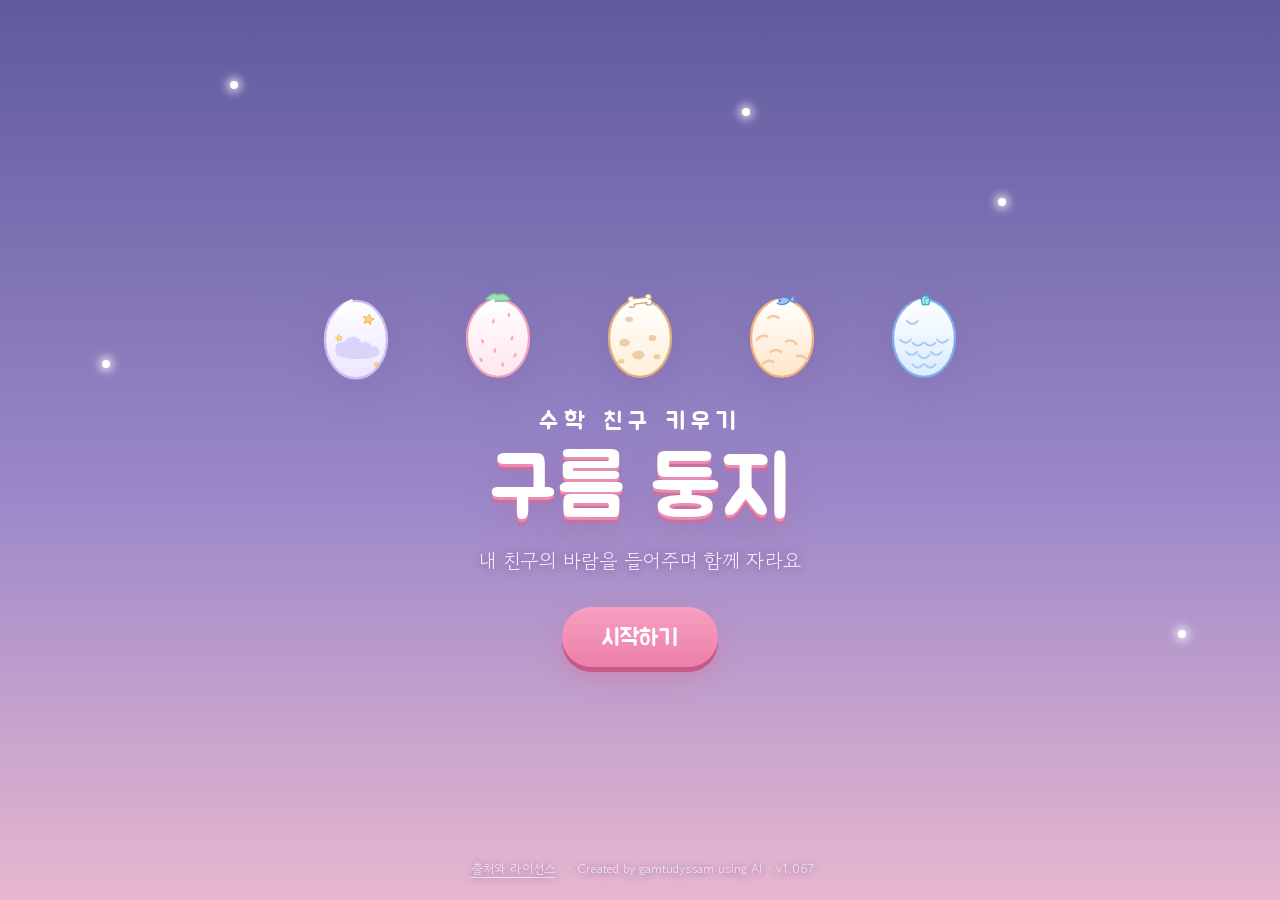
<file: index.html>
<!doctype html>
<html lang="ko">
<head>
<meta charset="utf-8">
<meta name="viewport" content="width=device-width, initial-scale=1, maximum-scale=1, user-scalable=no, viewport-fit=cover">
<meta name="apple-mobile-web-app-capable" content="yes">
<meta name="theme-color" content="#F6E7F2">
<title>구름 둥지 · 수학 친구 키우기</title>
<link rel="preconnect" href="https://fonts.googleapis.com">
<link rel="preconnect" href="https://fonts.gstatic.com" crossorigin>
<link href="https://fonts.googleapis.com/css2?family=Gowun+Dodum&family=Jua&family=Quicksand:wght@700&display=swap" rel="stylesheet">
<link rel="stylesheet" href="css/style.css?v=1.067">
<link rel="stylesheet" href="css/home.css?v=1.067">
</head>
<body>
<div id="sky" aria-hidden="true">
  <div class="cl skycl1"></div><div class="cl skycl2"></div><div class="cl skycl3"></div>
  <div class="tw t1"></div><div class="tw t2"></div><div class="tw t3"></div><div class="tw t4"></div><div class="tw t5"></div>
</div>

<!-- 시작 화면 -->
<section id="scr-title" class="screen on">
  <div class="title-wrap">
    <div class="title-eggs" id="title-eggs"></div>
    <h1 class="logo"><span class="logo-sub">수학 친구 키우기</span>구름 둥지</h1>
    <p class="tagline">내 친구의 바람을 들어주며 함께 자라요</p>
    <div class="title-btns">
      <button class="btn big primary" id="btn-start">시작하기</button>
    </div>
  </div>
  <footer class="foot"><a href="credits.html" target="_blank" rel="noopener">출처와 라이선스</a><span class="dot">·</span><span class="made">Created by gamtudyssam using AI · <span class="ver"></span></span></footer>
</section>

<!-- 알 고르기 -->
<section id="scr-choose" class="screen">
  <div class="choose-wrap">
    <h2 class="h2">구름 둥지에 알이 다섯 개 있어요</h2>
    <p class="sub">알을 눌러 보고, 함께 자랄 친구를 골라요</p>
    <div class="egg-cards">
      <button class="egg-card" data-kind="cloud" id="card-cloud">
        <div class="egg-art" id="egg-cloud"></div>
        <div class="egg-name">별빛 알</div>
        <div class="egg-desc">구름 요정이 잠들어 있어요<br>느긋하고 다정한 친구</div>
      </button>
      <button class="egg-card" data-kind="bunny" id="card-bunny">
        <div class="egg-art" id="egg-bunny"></div>
        <div class="egg-name">딸기 알</div>
        <div class="egg-desc">아기 토끼가 콩콩 움직여요<br>활발하고 애교 많은 친구</div>
      </button>
      <button class="egg-card" data-kind="puppy" id="card-puppy">
        <div class="egg-art" id="egg-puppy"></div>
        <div class="egg-name">점박이 알</div>
        <div class="egg-desc">아기 강아지가 꼬리를 흔들어요<br>씩씩하고 다정한 친구</div>
      </button>
      <button class="egg-card" data-kind="kitty" id="card-kitty">
        <div class="egg-art" id="egg-kitty"></div>
        <div class="egg-name">줄무늬 알</div>
        <div class="egg-desc">아기 고양이가 골골 소리를 내요<br>새침하지만 속정 깊은 친구</div>
      </button>
      <button class="egg-card" data-kind="dragon" id="card-dragon">
        <div class="egg-art" id="egg-dragon"></div>
        <div class="egg-name">보석 알</div>
        <div class="egg-desc">아기 용이 작은 불꽃을 후~ 불어요<br>호기심 많고 용감한 친구</div>
      </button>
    </div>
    <button class="btn big primary" id="btn-pick" disabled>이 알로 할래요</button>
  </div>
</section>

<!-- 이름 고르기 -->
<section id="scr-name" class="screen">
  <div class="choose-wrap">
    <div class="name-art" id="name-art"></div>
    <h2 class="h2">이름을 지어 주세요</h2>
    <div class="name-chips" id="name-chips"></div>
    <label class="name-own"><span>직접 지어 줄래요</span><input id="name-input" type="text" maxlength="8" autocomplete="off" enterkeyhint="done" placeholder="한글·영어 8글자까지"></label>
    <button class="btn big primary" id="btn-name" disabled>이 이름으로 할래요</button>
    <button class="btn ghost" id="btn-name-back">알 다시 고르기</button>
  </div>
</section>

<!-- 친구의 방 -->
<section id="scr-home" class="screen">
  <header class="hud">
    <div class="hud-l">
      <div class="chip name-chip"><span id="hud-stage">1단계</span><b id="hud-name">몽실</b></div>
      <button class="grow" id="btn-grow" aria-label="자라기: 성장 과정 보기"><span class="glabel">자라기</span><div class="grow-bar"><i id="grow-fill"></i></div></button>
      <div class="grow friend" aria-label="우정"><span class="glabel">우정 <b id="hud-flv">1</b></span><div class="grow-bar"><i id="friend-fill"></i></div></div>
    </div>
    <div class="hud-r">
      <div class="chip"><span class="ico candy"></span><b id="hud-candy">0</b></div>
      <button class="icon-btn" id="btn-set" aria-label="설정"><svg viewBox="0 0 24 24"><path d="M12 15.5a3.5 3.5 0 1 0 0-7 3.5 3.5 0 0 0 0 7Z" fill="none" stroke="currentColor" stroke-width="2"/><path d="M19.4 15a1.7 1.7 0 0 0 .3 1.8l.1.1a2 2 0 1 1-2.8 2.8l-.1-.1a1.7 1.7 0 0 0-1.8-.3 1.7 1.7 0 0 0-1 1.5V21a2 2 0 1 1-4 0v-.1a1.7 1.7 0 0 0-1.1-1.5 1.7 1.7 0 0 0-1.8.3l-.1.1a2 2 0 1 1-2.8-2.8l.1-.1a1.7 1.7 0 0 0 .3-1.8 1.7 1.7 0 0 0-1.5-1H3a2 2 0 1 1 0-4h.1a1.7 1.7 0 0 0 1.5-1.1 1.7 1.7 0 0 0-.3-1.8l-.1-.1a2 2 0 1 1 2.8-2.8l.1.1a1.7 1.7 0 0 0 1.8.3H9a1.7 1.7 0 0 0 1-1.5V3a2 2 0 1 1 4 0v.1a1.7 1.7 0 0 0 1 1.5 1.7 1.7 0 0 0 1.8-.3l.1-.1a2 2 0 1 1 2.8 2.8l-.1.1a1.7 1.7 0 0 0-.3 1.8V9a1.7 1.7 0 0 0 1.5 1H21a2 2 0 1 1 0 4h-.1a1.7 1.7 0 0 0-1.5 1Z" fill="none" stroke="currentColor" stroke-width="1.6"/></svg></button>
    </div>
  </header>
  <main class="home">
    <div class="room" id="room">
      <div class="room-bg" id="room-bg"></div>
      <button class="visitor" id="visitor" style="display:none" aria-label="놀러 온 이웃"></button>
      <div class="walker" id="walker">
        <div class="think" id="think"></div>
        <button class="pet" id="pet" aria-label="친구 쓰다듬기"></button>
      </div>
      <div class="hots" id="hots"></div>
      <div class="ball" id="ball" aria-label="공"></div>
      <div class="bubble" id="bubble"><span id="bubble-txt"></span></div>
      <div class="needs" id="needs"></div>
      <button class="room-btn attic-btn" id="btn-attic" style="display:none"></button>
      <button class="room-btn deco-btn" id="btn-deco" aria-label="방 꾸미기 모드"><svg viewBox="0 0 24 24"><path d="M4 20 l1.2 -4.6 L15.6 5 a2.2 2.2 0 0 1 3.2 3.2 L8.4 18.6 Z" fill="#FFE29A" stroke="#D9962E" stroke-width="1.8" stroke-linejoin="round"/><path d="M14 6.6 l3.4 3.4" stroke="#D9962E" stroke-width="1.8"/></svg><span>꾸미기</span></button>
      <div class="edit-layer" id="edit-layer"></div>

      <div class="fx" id="fx"></div>
    </div>
    <aside class="panel">
      <div class="edit-bar" id="edit-bar"></div>
      <div class="party-card" id="party-card" style="display:none"></div>
      <div class="wish-card">
        <div class="wish-head"><b>오늘의 바람</b><span id="wish-count">0 / 3</span></div>
        <div id="wish-list"></div>
      </div>
      <div class="go-btns">
        <button class="go cook" id="btn-cook"><span class="gi" id="gi-cook"></span><span><b>간식 만들기</b><small>문제 5개 · <i class="sc">★ 최대 6</i></small></span></button>
        <button class="go walk" id="btn-walk"><span class="gi" id="gi-walk"></span><span><b>산책 가기</b><small>문제 6개 · <i class="sc">★ 최대 16</i></small></span></button>
      </div>
      <div class="care-row" id="care-row"></div>
      <div class="menu-row">
        <button class="menu" id="btn-book"><span class="mi" id="mi-book"></span>친구 수첩</button>
        <button class="menu" id="btn-closet"><span class="mi" id="mi-closet"></span>옷장</button>
        <button class="menu" id="btn-shop"><span class="mi" id="mi-shop"></span>상점</button>
        <button class="menu" id="btn-diary"><span class="mi" id="mi-diary"></span>일기</button>
        <button class="menu" id="btn-garden"><span class="mi" id="mi-garden"></span>텃밭</button>
      </div>
    </aside>
  </main>
</section>

<!-- 나들이 (간식 만들기 · 산책) -->
<section id="scr-out" class="screen">
  <header class="hud out-hud">
    <div class="hud-l">
      <button class="btn small" id="btn-home">← 집으로</button>
      <div class="chip out-title" id="out-title">딸기 우유 만들기</div>
    </div>
    <div class="steps" id="steps"></div>
    <div class="hud-r"><div class="chip combo" id="hud-combo-wrap">연속 <b id="hud-combo">0</b></div></div>
  </header>
  <main class="play">
    <div class="stage" id="stage">
      <div class="stage-bg" id="stage-bg"></div>
      <div class="step-label" id="step-label"></div>
      <div class="bubble" id="obubble"><span id="obubble-txt"></span></div>
      <div id="cook-fx"></div>
      <div class="opet" id="opet"></div>
      <div class="nbw" id="nbw" style="display:none"></div>
      <div class="fx" id="ofx"></div>
    </div>
    <div class="board">
      <div class="qcard" id="qcard">
        <div class="qtag" id="qtag"></div>
        <div class="qfig" id="qfig"></div>
        <div class="qtext" id="qtext"></div>
      </div>
      <div class="choices" id="choices"></div>
    </div>
  </main>
</section>

<!-- 나들이 고르기 -->
<div class="overlay" id="ov-choose">
  <div class="sheet wide">
    <h3 class="h3" id="choose-title">무엇을 만들까요?</h3>
    <p class="sub" id="choose-sub"></p>
    <div class="pick-grid" id="pick-grid"></div>
    <button class="btn ghost" data-close="ov-choose">닫기</button>
  </div>
</div>

<!-- 책 속 수수께끼 -->
<div class="overlay" id="ov-riddle">
  <div class="sheet wide riddle">
    <div class="riddle-top"><span class="riddle-pet" id="riddle-pet"></span><div class="bubble riddle-say" id="riddle-say"><span></span></div></div>
    <div class="qcard small" id="rq-card"><div class="qtag" id="rq-tag"></div><div class="qfig" id="rq-fig"></div><div class="qtext" id="rq-text"></div></div>
    <div class="choices" id="rq-choices"></div>
    <div class="res-btns"><button class="btn" id="rq-close">책 덮기</button><button class="btn primary" id="rq-more" style="display:none">한 권 더 읽기</button></div>
  </div>
</div>

<!-- 텃밭 -->
<div class="overlay" id="ov-garden">
  <div class="sheet wide garden">
    <h3 class="h3">우리 텃밭</h3>
    <div class="pantry" id="garden-pantry"></div>
    <div class="plots" id="garden-plots"></div>
    <div class="gquiz" id="garden-quiz" style="display:none">
      <div class="gfill"><div class="gcan" id="gq-can"></div><p class="sub" id="gq-msg"></p></div>
      <div class="qcard small"><div class="qtag" id="gq-tag"></div><div class="qfig" id="gq-fig"></div><div class="qtext" id="gq-text"></div></div>
      <div class="choices" id="gq-choices"></div>
    </div>
    <button class="btn big primary" id="garden-close">방으로</button>
  </div>
</div>

<!-- 생일 파티 -->
<div class="overlay" id="ov-party">
  <div class="sheet party">
    <div class="party-fx" id="party-fx"></div>
    <div class="level-art" id="party-art"></div>
    <h3 class="h3">생일 축하해!</h3>
    <p class="sub" id="party-line"></p>
    <div class="res-gets"><span>생일 고깔모자 선물</span><span>별사탕 +20</span><span>우정 +20</span></div>
    <button class="btn big primary" id="party-ok">고마워!</button>
  </div>
</div>

<!-- 책장 -->
<div class="overlay" id="ov-shelf">
  <div class="sheet wide shelf">
    <h3 class="h3">우리 책장</h3>
    <p class="sub">읽고 싶은 그림책을 골라요</p>
    <div class="shelf-grid" id="shelf-grid"></div>
    <button class="btn" id="shelf-close">닫기</button>
  </div>
</div>

<!-- 그림책 읽기 -->
<div class="overlay" id="ov-read">
  <div class="openbook">
    <div class="page left"><div class="read-cover" id="read-cover"></div><div class="read-title" id="read-title"></div><div class="read-pageno" id="read-pageno"></div>
      <div class="read-buddy"><span class="read-pet" id="read-pet"></span><div class="bubble read-say" id="read-say"><span></span></div></div></div>
    <div class="page right">
      <p class="read-text" id="read-text"></p>
      <div class="read-quiz" id="read-quiz" style="display:none">
        <div class="qcard small"><div class="qtag" id="rd-tag"></div><div class="qfig" id="rd-fig"></div><div class="qtext" id="rd-text"></div></div>
        <div class="choices" id="rd-choices"></div>
      </div>
      <div class="res-btns"><button class="btn big primary" id="read-next">다음 장 ▸</button><button class="btn big primary" id="read-close" style="display:none">책 덮기</button></div>
    </div>
  </div>
</div>

<!-- 옷장 -->
<div class="overlay" id="ov-wd">
  <div class="sheet wd">
    <div class="wd-mirror" id="wd-mirror">
      <div class="mirror-frame"><div class="wd-pet" id="wd-pet"></div></div>
      <div class="bubble wd-say" id="wd-say"><span></span></div>
      <div class="wd-presets" id="wd-presets"></div>
    </div>
    <div class="wd-side">
      <div class="tabs" id="wd-tabs"><button class="tab on" data-tab="wear">입히기</button><button class="tab" data-tab="tint">몸 색</button><button class="tab" data-tab="sew">옷 만들기</button><button class="tab" data-tab="shop">주문하기</button><button class="tab" data-tab="album">앨범</button></div>
      <div class="wd-body" id="wd-body"></div>
      <button class="btn big primary" id="wd-close">다 했어요</button>
    </div>
  </div>
</div>

<!-- 같이 하기 (먹이기·목욕·놀이·낮잠) -->
<div class="overlay" id="ov-act">
  <div class="act-room" id="act-room">
    <div class="act-top"><span id="act-title">간식 주기</span><span id="act-hint"></span></div>
    <div class="act-field" id="act-field">
      <div class="act-pet" id="act-pet"></div>
      <div class="meter" id="act-meter"><i></i></div>
    </div>
    <div class="act-bottom" id="act-bottom"></div>
    <div class="bubble act-bubble" id="act-bubble"><span></span></div>
  </div>
</div>

<!-- 결과 (나들이 끝) -->
<div class="overlay" id="ov-result">
  <div class="sheet">
    <div class="res-art" id="res-art"></div>
    <h3 class="h3" id="res-title"></h3>
    <p class="sub" id="res-line"></p>
    <div class="res-gets" id="res-gets"></div>
    <div class="res-btns" id="res-btns"></div>
  </div>
</div>

<!-- 산책길 이웃의 부탁 -->
<div class="overlay" id="ov-neighbor">
  <div class="sheet wide riddle neighbor">
    <div class="riddle-top"><span class="nb-art" id="nb-art"></span><div><div class="nb-name" id="nb-name"></div><div class="bubble riddle-say" id="nb-say"><span></span></div></div></div>
    <div class="qcard small"><div class="qtag" id="nq-tag"></div><div class="qtext" id="nq-text"></div></div>
    <div class="choices" id="nq-choices"></div>
    <button class="btn big primary" id="nb-ok" style="display:none">또 만나!</button>
  </div>
</div>

<!-- 자랐어요 -->
<div class="overlay" id="ov-grow">
  <div class="sheet wide growsheet">
    <h3 class="h3" id="gr-title">성장 기록</h3>
    <p class="sub" id="gr-sub"></p>
    <div class="grbar"><i id="gr-fill"></i></div>
    <div class="grconds" id="gr-conds"></div>
    <div class="grgrid" id="gr-grid"></div>
    <button class="btn big primary" data-close="ov-grow">닫기</button>
  </div>
</div>
<div class="overlay" id="ov-level">
  <div class="sheet level">
    <div class="level-burst"></div>
    <div class="level-art" id="level-art"></div>
    <h3 class="h3" id="level-title">2단계 톡톡 알</h3>
    <p class="sub" id="level-line"></p>
    <button class="btn big primary" id="btn-level">좋아!</button>
  </div>
</div>

<!-- 이야기 장면 -->
<div class="overlay story-ov" id="ov-story">
  <div class="story">
    <div class="story-title" id="story-title"></div>
    <div class="story-art" id="story-art"></div>
    <div class="story-box" id="story-box"><p id="story-text"></p><span class="story-next">눌러서 계속 ▸</span></div>
  </div>
</div>

<!-- 친구 수첩 -->
<div class="overlay" id="ov-book">
  <div class="sheet wide book">
    <h3 class="h3" id="book-title">친구 수첩</h3>
    <div class="book-body" id="book-body"></div>
    <button class="btn big primary" data-close="ov-book">닫기</button>
  </div>
</div>

<!-- 꾸미기 -->
<div class="overlay" id="ov-closet">
  <div class="sheet wide">
    <h3 class="h3">꾸미기</h3>
    <div class="tabs" id="closet-tabs">
      <button class="tab on" data-tab="acc">친구 장식</button><button class="tab" data-tab="decor">방 꾸미기</button><button class="tab" data-tab="shop">주문하기</button>
    </div>
    <p class="sub" id="closet-sub"></p>
    <div class="item-grid" id="item-grid"></div>
    <button class="btn big primary" data-close="ov-closet">닫기</button>
  </div>
</div>

<!-- 일기 -->
<div class="overlay" id="ov-diary">
  <div class="sheet wide diary">
    <h3 class="h3" id="diary-title">일기</h3>
    <div class="diary-body" id="diary-body"></div>
    <button class="btn big primary" data-close="ov-diary">닫기</button>
  </div>
</div>

<!-- 설정 -->
<div class="overlay" id="ov-set">
  <div class="sheet set">
    <h3 class="h3">설정</h3>
    <div class="set-row"><span>배경 음악</span><button class="toggle" id="t-music" aria-pressed="true"></button></div>
    <div class="set-row"><span>효과음</span><button class="toggle" id="t-sound" aria-pressed="true"></button></div>
    <div class="set-row"><span>움직이는 효과 줄이기</span><button class="toggle" id="t-lowfx" aria-pressed="false"></button></div>
    <div class="set-row name-row"><span>친구 이름</span><input id="set-name" type="text" maxlength="8" autocomplete="off" enterkeyhint="done"><button class="btn small" id="btn-rename">바꾸기</button></div>
    <div class="set-row name-row" id="me-row"><span>나를 부르는 이름<small class="me-note">이 기기에만 저장돼요</small></span><input id="set-me" type="text" maxlength="8" autocomplete="off" enterkeyhint="done" placeholder="비우면 지우기"><button class="btn small" id="btn-me">바꾸기</button></div>
    <div class="set-row"><span>처음부터 다시 하기</span><button class="btn small danger" id="btn-reset">다시 하기</button></div>
    <button class="btn big primary" id="btn-set-close">닫기</button>
    <footer class="foot in"><a href="credits.html" target="_blank" rel="noopener">출처와 라이선스</a><span class="dot">·</span><span class="made">Created by gamtudyssam using AI · <span class="ver"></span></span></footer>
  </div>
</div>

<div class="toast" id="toast"></div>

<script src="js/version.js?v=1.067"></script>
<script src="js/sound.js?v=1.067"></script>
<script src="js/art.js?v=1.067"></script>
<script src="js/data.js?v=1.067"></script>
<script src="js/scene.js?v=1.067"></script>
<script src="js/cookfx.js?v=1.067"></script>
<script src="js/lines.js?v=1.067"></script>
<script src="js/problems.js?v=1.067"></script>
<script src="js/app.js?v=1.067"></script>
<script>
// 이 화면이 예전 것이면(배포 후 패드에 남은 저장본) 새 주소로 한 번 다시 연다
(function () { try {
  fetch('js/version.js?t=' + Date.now(), { cache: 'no-store' }).then(r => r.text()).then(t => {
    const m = t.match(/'(v[\d.]+)'/); if (!m || m[1] === VERSION) return;
    const k = 'cn-reload-' + m[1]; if (sessionStorage.getItem(k)) return; sessionStorage.setItem(k, '1');
    location.replace(location.pathname + '?v=' + m[1].slice(1));
  }).catch(() => {});
} catch (e) {} })();
</script>
</body>
</html>
</file>
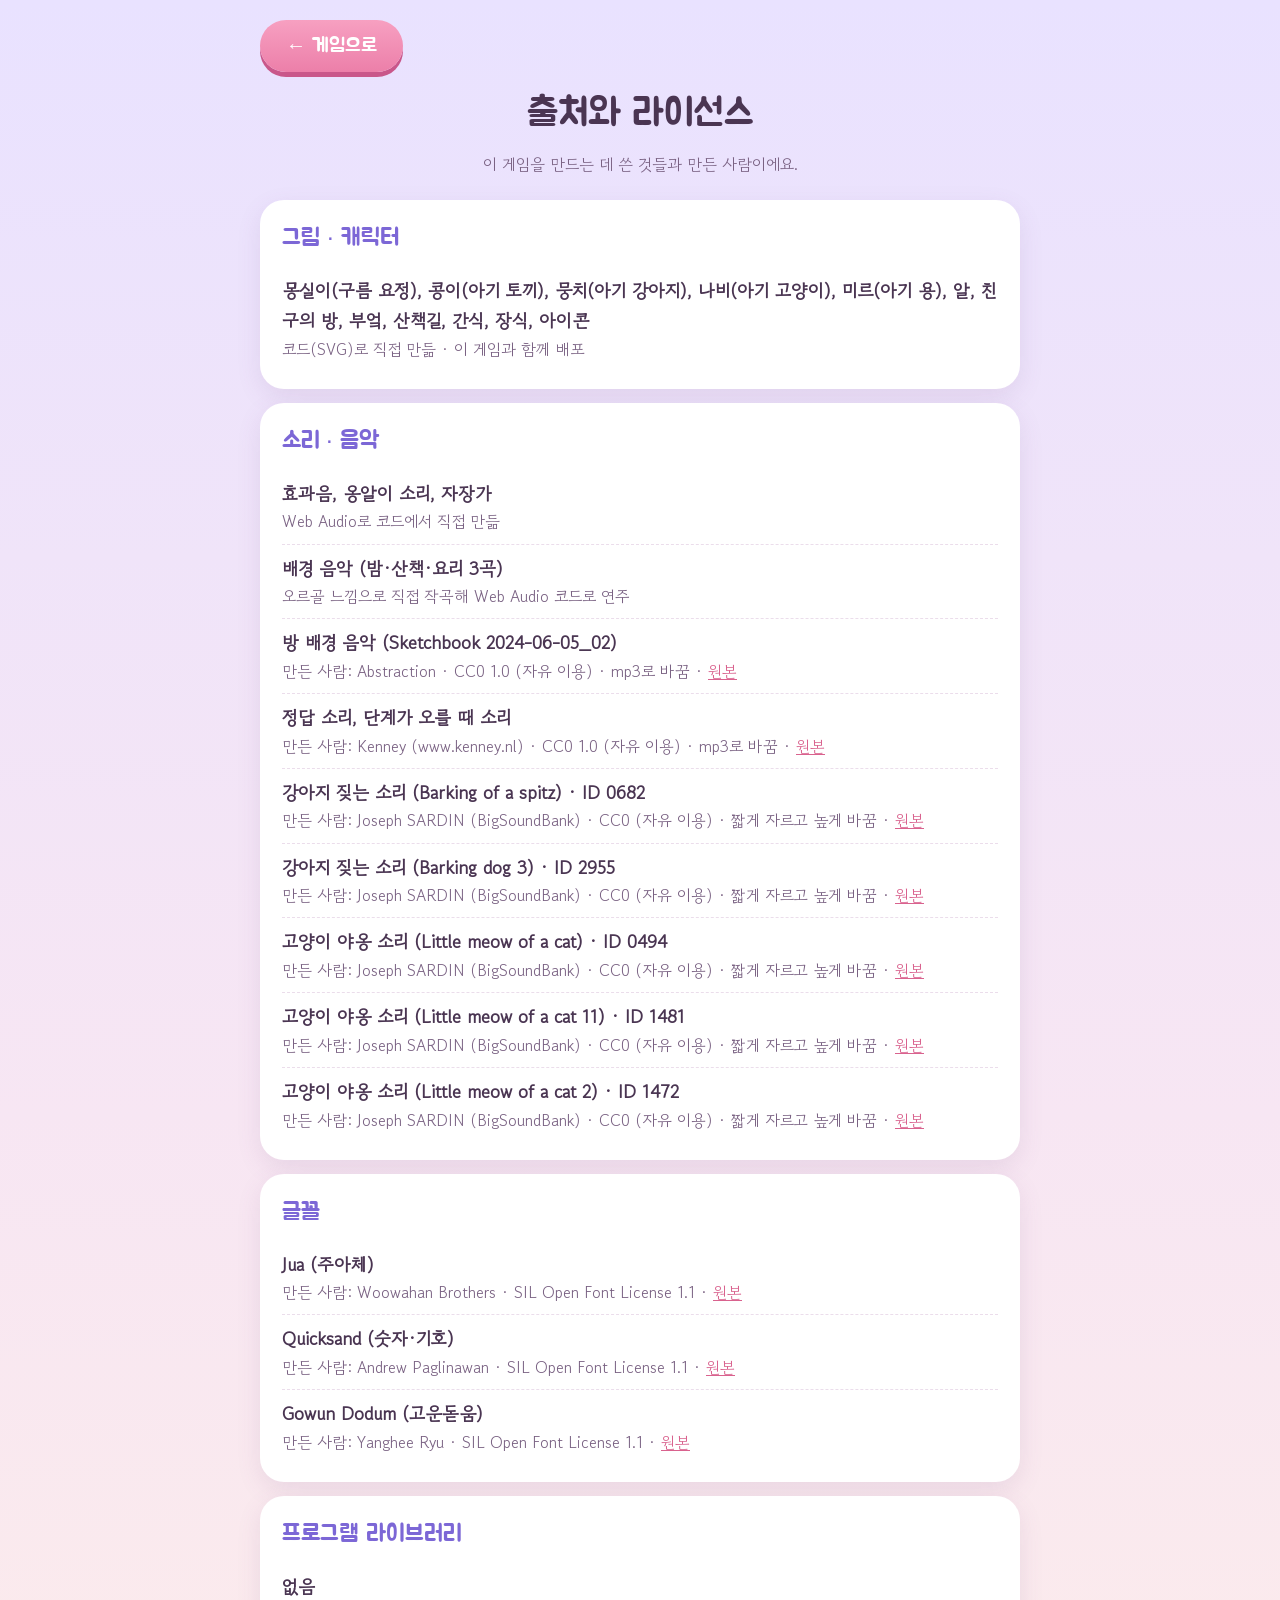
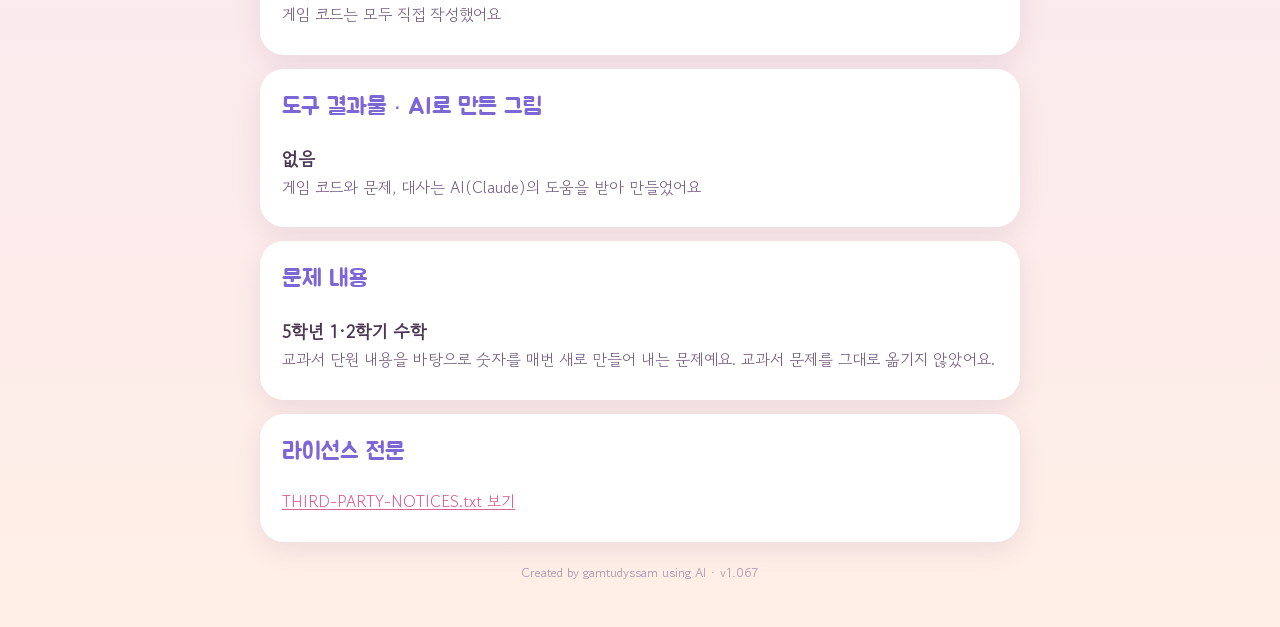
<file: credits.html>
<!doctype html>
<html lang="ko">
<head>
<meta charset="utf-8">
<meta name="viewport" content="width=device-width, initial-scale=1, viewport-fit=cover">
<title>출처와 라이선스 · 구름 둥지</title>
<link href="https://fonts.googleapis.com/css2?family=Gowun+Dodum&family=Jua&family=Quicksand:wght@700&display=swap" rel="stylesheet">
<style>
:root{--ink:#4A3552;--ink2:#7A6283}
*{box-sizing:border-box}
body{margin:0;min-height:100vh;background:linear-gradient(180deg,#E9E2FF,#F7E6F3 50%,#FFEFE6);color:var(--ink);font-family:"Gowun Dodum",system-ui,sans-serif;
  padding:calc(20px + env(safe-area-inset-top)) 16px calc(30px + env(safe-area-inset-bottom));line-height:1.7}
.wrap{max-width:760px;margin:0 auto}
h1{font-family:"Jua",sans-serif;font-weight:400;font-size:38px;margin:10px 0 4px;text-align:center}
.lead{text-align:center;color:var(--ink2);margin:0 0 22px}
.card{background:#fff;border-radius:24px;padding:18px 22px;margin:0 0 14px;box-shadow:0 8px 24px rgba(122,82,140,.12)}
h2{font-family:"Jua",sans-serif;font-weight:400;font-size:24px;margin:0 0 8px;color:#7C67D6}
.item{padding:8px 0;border-top:1px dashed #EBDDEB}.item:first-of-type{border-top:0}
.item b{font-size:18px}.item div{color:var(--ink2);font-size:16px}
a{color:#D9628E}
.back{display:inline-flex;align-items:center;justify-content:center;min-height:52px;padding:0 26px;border-radius:999px;border:0;background:linear-gradient(180deg,#F7A0C1,#EC7FA9);
  color:#fff;font-family:"Jua",sans-serif;font-size:20px;box-shadow:0 5px 0 #C9578A;cursor:pointer}
.top{display:flex;justify-content:flex-start}
.foot{text-align:center;color:#A893AE;font-size:13px;margin-top:20px}
</style>
</head>
<body>
<div class="wrap">
  <div class="top"><button class="back" id="back">← 게임으로</button></div>
  <h1>출처와 라이선스</h1>
  <p class="lead">이 게임을 만드는 데 쓴 것들과 만든 사람이에요.</p>

  <div class="card"><h2>그림 · 캐릭터</h2>
    <div class="item"><b>몽실이(구름 요정), 콩이(아기 토끼), 뭉치(아기 강아지), 나비(아기 고양이), 미르(아기 용), 알, 친구의 방, 부엌, 산책길, 간식, 장식, 아이콘</b><div>코드(SVG)로 직접 만듦 · 이 게임과 함께 배포</div></div>
  </div>

  <div class="card"><h2>소리 · 음악</h2>
    <div class="item"><b>효과음, 옹알이 소리, 자장가</b><div>Web Audio로 코드에서 직접 만듦</div></div>
    <div class="item"><b>배경 음악 (밤·산책·요리 3곡)</b><div>오르골 느낌으로 직접 작곡해 Web Audio 코드로 연주</div></div>
    <div class="item"><b>방 배경 음악 (Sketchbook 2024-06-05_02)</b><div>만든 사람: Abstraction · CC0 1.0 (자유 이용) · mp3로 바꿈 · <a href="https://tallbeard.itch.io/music-loop-bundle" target="_blank" rel="noopener">원본</a></div></div>
    <div class="item"><b>정답 소리, 단계가 오를 때 소리</b><div>만든 사람: Kenney (www.kenney.nl) · CC0 1.0 (자유 이용) · mp3로 바꿈 · <a href="https://kenney.nl/assets" target="_blank" rel="noopener">원본</a></div></div>
    <div class="item"><b>강아지 짖는 소리 (Barking of a spitz) · ID 0682</b><div>만든 사람: Joseph SARDIN (BigSoundBank) · CC0 (자유 이용) · 짧게 자르고 높게 바꿈 · <a href="https://bigsoundbank.com/barking-of-a-spitz-s0682.html" target="_blank" rel="noopener">원본</a></div></div>
    <div class="item"><b>강아지 짖는 소리 (Barking dog 3) · ID 2955</b><div>만든 사람: Joseph SARDIN (BigSoundBank) · CC0 (자유 이용) · 짧게 자르고 높게 바꿈 · <a href="https://bigsoundbank.com/barking-dog-3-s2955.html" target="_blank" rel="noopener">원본</a></div></div>
    <div class="item"><b>고양이 야옹 소리 (Little meow of a cat) · ID 0494</b><div>만든 사람: Joseph SARDIN (BigSoundBank) · CC0 (자유 이용) · 짧게 자르고 높게 바꿈 · <a href="https://bigsoundbank.com/little-meow-of-a-cat-s0494.html" target="_blank" rel="noopener">원본</a></div></div>
    <div class="item"><b>고양이 야옹 소리 (Little meow of a cat 11) · ID 1481</b><div>만든 사람: Joseph SARDIN (BigSoundBank) · CC0 (자유 이용) · 짧게 자르고 높게 바꿈 · <a href="https://bigsoundbank.com/little-meow-of-a-cat-11-s1481.html" target="_blank" rel="noopener">원본</a></div></div>
    <div class="item"><b>고양이 야옹 소리 (Little meow of a cat 2) · ID 1472</b><div>만든 사람: Joseph SARDIN (BigSoundBank) · CC0 (자유 이용) · 짧게 자르고 높게 바꿈 · <a href="https://bigsoundbank.com/little-meow-of-a-cat-2-s1472.html" target="_blank" rel="noopener">원본</a></div></div>
  </div>

  <div class="card"><h2>글꼴</h2>
    <div class="item"><b>Jua (주아체)</b><div>만든 사람: Woowahan Brothers · SIL Open Font License 1.1 · <a href="https://fonts.google.com/specimen/Jua" target="_blank" rel="noopener">원본</a></div></div>
    <div class="item"><b>Quicksand (숫자·기호)</b><div>만든 사람: Andrew Paglinawan · SIL Open Font License 1.1 · <a href="https://fonts.google.com/specimen/Quicksand" target="_blank" rel="noopener">원본</a></div></div>
    <div class="item"><b>Gowun Dodum (고운돋움)</b><div>만든 사람: Yanghee Ryu · SIL Open Font License 1.1 · <a href="https://fonts.google.com/specimen/Gowun+Dodum" target="_blank" rel="noopener">원본</a></div></div>
  </div>

  <div class="card"><h2>프로그램 라이브러리</h2>
    <div class="item"><b>없음</b><div>게임 코드는 모두 직접 작성했어요</div></div>
  </div>

  <div class="card"><h2>도구 결과물 · AI로 만든 그림</h2>
    <div class="item"><b>없음</b><div>게임 코드와 문제, 대사는 AI(Claude)의 도움을 받아 만들었어요</div></div>
  </div>

  <div class="card"><h2>문제 내용</h2>
    <div class="item"><b>5학년 1·2학기 수학</b><div>교과서 단원 내용을 바탕으로 숫자를 매번 새로 만들어 내는 문제예요. 교과서 문제를 그대로 옮기지 않았어요.</div></div>
  </div>

  <div class="card"><h2>라이선스 전문</h2>
    <div class="item"><a href="THIRD-PARTY-NOTICES.txt" target="_blank" rel="noopener">THIRD-PARTY-NOTICES.txt 보기</a></div>
  </div>

  <p class="foot">Created by gamtudyssam using AI · <span id="ver"></span></p>
</div>
<script src="js/version.js"></script>
<script>
document.getElementById("ver").textContent = VERSION;
document.getElementById('back').onclick = () => {
  if (window.opener || history.length <= 1) { window.close(); setTimeout(() => { location.href = 'index.html'; }, 300); }
  else history.back();
};
</script>
</body>
</html>
</file>
<file: css/style.css>
:root{
  --ink:#4A3552; --ink-2:#7A6283; --ink-3:#A893AE;
  --rose:#F28DB2; --rose-d:#D9628E; --rose-l:#FCE3EE;
  --lilac:#A996F0; --lilac-d:#7C67D6; --lilac-l:#EEE9FF;
  --mint:#7FD8BE; --mint-d:#3FAF8E; --mint-l:#E2F7F0;
  --peach:#FFC9A8; --butter:#FFE08A; --butter-d:#E8B33C;
  --coral-l:#FFE4E1; --coral-d:#D9655B;
  --card:#FFFFFF; --cream:#FFF9F5;
  --shadow:0 10px 30px rgba(122,82,140,.14), 0 2px 6px rgba(122,82,140,.08);
  --shadow-s:0 4px 14px rgba(122,82,140,.12);
  --r:22px;
  --sat:env(safe-area-inset-top,0px); --sab:env(safe-area-inset-bottom,0px);
  --sal:env(safe-area-inset-left,0px); --sar:env(safe-area-inset-right,0px);
  --fh:"Quicksand","Jua","Gowun Dodum",system-ui,sans-serif; /* 숫자·소수점은 Quicksand(점이 쉼표처럼 보이지 않게), 한글은 Jua */
  --fb:"Gowun Dodum","Apple SD Gothic Neo","Malgun Gothic",system-ui,sans-serif;
}
*{box-sizing:border-box;-webkit-tap-highlight-color:transparent}
html,body{margin:0;height:100%;overflow:hidden;background:#F6E7F2;color:var(--ink);font-family:var(--fb);
  -webkit-user-select:none;user-select:none;-webkit-touch-callout:none;touch-action:manipulation;overscroll-behavior:none}
button{font:inherit;color:inherit;border:0;background:none;cursor:pointer;touch-action:manipulation}
button:disabled{cursor:default}
a{color:inherit}

/* 하늘 배경 */
#sky{position:fixed;inset:0;background:linear-gradient(180deg,#E9E2FF 0%,#F7E6F3 48%,#FFEFE6 100%);overflow:hidden;z-index:0}
body.night #sky{background:linear-gradient(180deg,#5F5A9E 0%,#9B88C9 55%,#E8B7CF 100%)}
.cl{position:absolute;background:#fff;border-radius:999px;opacity:.75}
.cl::before,.cl::after{content:"";position:absolute;background:#fff;border-radius:50%}
.skycl1{width:220px;height:56px;top:14%;left:-240px;animation:drift 70s linear infinite}
.skycl1::before{width:90px;height:90px;left:30px;top:-46px}.skycl1::after{width:70px;height:70px;left:110px;top:-30px}
.skycl2{width:160px;height:42px;top:58%;left:-200px;animation:drift 95s linear infinite;animation-delay:-40s;opacity:.6}
.skycl2::before{width:64px;height:64px;left:24px;top:-32px}.skycl2::after{width:52px;height:52px;left:80px;top:-22px}
.skycl3{width:260px;height:60px;top:80%;left:-300px;animation:drift 120s linear infinite;animation-delay:-80s;opacity:.55}
.skycl3::before{width:100px;height:100px;left:40px;top:-52px}.skycl3::after{width:80px;height:80px;left:140px;top:-36px}
@keyframes drift{to{transform:translateX(calc(100vw + 600px))}}
.tw{position:absolute;width:8px;height:8px;background:#fff;border-radius:50%;box-shadow:0 0 10px 3px rgba(255,255,255,.8);animation:tw 3.2s ease-in-out infinite}
.t1{top:9%;left:18%}.t2{top:22%;left:78%;animation-delay:-1s}.t3{top:40%;left:8%;animation-delay:-2s}.t4{top:12%;left:58%;animation-delay:-.5s}.t5{top:70%;left:92%;animation-delay:-1.6s}
@keyframes tw{0%,100%{opacity:.2;transform:scale(.6)}50%{opacity:1;transform:scale(1)}}
body.lowfx .cl,body.lowfx .tw{animation:none}
body.lowfx *{transition-duration:.01s!important}

/* 화면 */
.screen{position:fixed;inset:0;z-index:1;display:none;flex-direction:column;
  padding:calc(12px + var(--sat)) calc(16px + var(--sar)) calc(12px + var(--sab)) calc(16px + var(--sal))}
.screen.on{display:flex;animation:fadeIn .35s ease}
@keyframes fadeIn{from{opacity:0;transform:translateY(8px)}to{opacity:1;transform:none}}

/* 버튼 */
.btn{min-height:52px;padding:0 28px;border-radius:999px;font-family:var(--fh);font-size:20px;letter-spacing:.5px;
  background:#fff;color:var(--ink);box-shadow:0 4px 0 #E6D3E9, var(--shadow-s);transition:transform .12s, box-shadow .12s}
.btn:active{transform:translateY(3px);box-shadow:0 1px 0 #E6D3E9, var(--shadow-s)}
.btn.primary{background:linear-gradient(180deg,#F7A0C1,#EC7FA9);color:#fff;box-shadow:0 5px 0 #C9578A, 0 10px 24px rgba(217,98,142,.35)}
.btn.primary:active{box-shadow:0 1px 0 #C9578A, 0 6px 14px rgba(217,98,142,.3)}
.btn.primary:disabled{background:#E9DCE6;color:#fff;box-shadow:0 5px 0 #D6C4D3}
.btn.big{min-height:60px;font-size:23px;padding:0 40px}
.btn.ghost{background:transparent;box-shadow:none;color:var(--ink-2);font-size:17px;min-height:48px}
.btn.small{min-height:44px;font-size:16px;padding:0 18px}
.btn.danger{background:var(--coral-l);color:var(--coral-d);box-shadow:0 3px 0 #F3C2BC}
.icon-btn{width:48px;height:48px;border-radius:50%;background:#fff;box-shadow:var(--shadow-s);display:grid;place-items:center;color:var(--ink-2)}
.icon-btn svg{width:24px;height:24px}

.h2{font-family:var(--fh);font-weight:400;font-size:34px;margin:0 0 6px;text-align:center}
.h3{font-family:var(--fh);font-weight:400;font-size:28px;margin:0 0 4px;text-align:center}
.sub{margin:0 0 18px;color:var(--ink-2);font-size:18px;text-align:center;line-height:1.5}

/* 시작 화면 */
.title-wrap{flex:1;display:flex;flex-direction:column;align-items:center;justify-content:center;gap:6px}
.title-eggs{display:flex;gap:36px;height:210px;align-items:flex-end;margin-bottom:6px}
.title-eggs svg{width:180px;height:200px;filter:drop-shadow(0 10px 18px rgba(122,82,140,.18))}
.title-eggs > div:nth-child(1){animation:bob 3.2s ease-in-out infinite}
.title-eggs > div:nth-child(2){animation:bob 3.2s ease-in-out infinite;animation-delay:-1.6s}
@keyframes bob{0%,100%{transform:translateY(0)}50%{transform:translateY(-10px)}}
.logo{font-family:var(--fh);font-weight:400;font-size:84px;line-height:1;margin:0;color:#fff;letter-spacing:2px;text-align:center;
  -webkit-text-stroke:0;text-shadow:0 3px 0 #E98DB4,0 6px 0 #C871A1,0 14px 30px rgba(160,90,150,.35)}
.logo-sub{display:block;font-size:24px;letter-spacing:6px;color:var(--lilac-d);text-shadow:none;margin-bottom:10px}
.tagline{margin:14px 0 26px;font-size:20px;color:var(--ink-2)}
.title-btns{display:flex;flex-direction:column;align-items:center;gap:10px}
.foot{text-align:center;font-size:13px;color:var(--ink-3);padding-top:8px}
.foot a{color:var(--ink-2);text-decoration:underline;text-underline-offset:3px;display:inline-block;padding:10px 4px}
.foot .dot{margin:0 6px}
.foot.in{margin-top:14px;padding-top:4px}

/* 알 고르기 · 이름 */
.choose-wrap{flex:1;display:flex;flex-direction:column;align-items:center;justify-content:center;gap:6px;overflow:auto}
.egg-cards{display:flex;gap:26px;margin:6px 0 26px;flex-wrap:wrap;justify-content:center}
.egg-card{width:290px;padding:18px 18px 22px;border-radius:30px;background:rgba(255,255,255,.82);box-shadow:var(--shadow);
  border:4px solid transparent;transition:transform .2s,border-color .2s;display:flex;flex-direction:column;align-items:center}
.egg-card.sel{border-color:var(--rose);transform:translateY(-6px)}
.egg-card[data-kind=cloud].sel{border-color:var(--lilac)}
.egg-art{width:170px;height:180px}.egg-art svg{width:100%;height:100%}
.egg-card.sel .egg-art{animation:wobble .7s ease}
@keyframes wobble{0%,100%{transform:rotate(0)}20%{transform:rotate(-8deg)}40%{transform:rotate(7deg)}60%{transform:rotate(-4deg)}80%{transform:rotate(2deg)}}
.egg-name{font-family:var(--fh);font-size:26px;margin-top:4px}
.egg-desc{font-size:16px;color:var(--ink-2);line-height:1.6;text-align:center;margin-top:4px}
.name-art{width:200px;height:200px}.name-art svg{width:100%;height:100%}
.name-chips{display:flex;gap:12px;flex-wrap:wrap;justify-content:center;margin:10px 0 24px;max-width:560px}
.name-chip-btn{min-width:110px;min-height:56px;padding:0 20px;border-radius:999px;background:#fff;font-family:var(--fh);font-size:22px;
  box-shadow:0 4px 0 #EBDDEB;border:3px solid transparent}
.name-chip-btn.sel{border-color:var(--rose);background:var(--rose-l)}

/* HUD */
.hud{display:flex;justify-content:space-between;align-items:center;gap:10px;flex-wrap:wrap;margin-bottom:12px}
.hud-l,.hud-r{display:flex;align-items:center;gap:10px;flex-wrap:wrap}
.chip{height:48px;display:flex;align-items:center;gap:8px;padding:0 16px;border-radius:999px;background:rgba(255,255,255,.9);
  box-shadow:var(--shadow-s);font-size:16px;white-space:nowrap}
.chip b{font-family:var(--fh);font-weight:400;font-size:21px}
.name-chip span{color:var(--ink-2);font-size:14px}
.chip.combo{background:var(--lilac-l);color:var(--lilac-d)}
.chip.combo.hot{background:linear-gradient(90deg,#FFD9E8,#E9E1FF,#D9F5EC);animation:pulse .6s ease}
@keyframes pulse{50%{transform:scale(1.08)}}
.ico{width:22px;height:22px;display:inline-block;background-size:contain;background-repeat:no-repeat;background-position:center}
.ico.candy{background-image:url("data:image/svg+xml,%3Csvg xmlns='http://www.w3.org/2000/svg' viewBox='0 0 24 24'%3E%3Cpath d='M12 2l2.6 6.1 6.4.5-4.9 4.2 1.5 6.4L12 15.8 6.4 19.2l1.5-6.4L3 8.6l6.4-.5z' fill='%23FFD36E' stroke='%23E8A93C' stroke-width='1.5' stroke-linejoin='round'/%3E%3C/svg%3E")}
.ico.heart{background-image:url("data:image/svg+xml,%3Csvg xmlns='http://www.w3.org/2000/svg' viewBox='0 0 24 24'%3E%3Cpath d='M12 21s-7.5-4.6-9.4-9.2C1.2 8.3 3.4 4.5 7 4.5c2 0 3.6 1.1 5 3 1.4-1.9 3-3 5-3 3.6 0 5.8 3.8 4.4 7.3C19.5 16.4 12 21 12 21z' fill='%23F7A0C1' stroke='%23D9628E' stroke-width='1.5'/%3E%3C/svg%3E")}
.grow{display:flex;align-items:center;gap:8px;height:48px;padding:0 16px;border-radius:999px;background:rgba(255,255,255,.9);box-shadow:var(--shadow-s);font-size:14px;color:var(--ink-2)}
.grow-bar{width:150px;height:14px;border-radius:999px;background:#F3E6F0;overflow:hidden}
.grow-bar i{display:block;height:100%;width:0;border-radius:999px;background:linear-gradient(90deg,#F7A0C1,#B9A7F5,#8FE0C9);transition:width .6s cubic-bezier(.3,1.4,.5,1)}

/* 놀이 */
.play{flex:1;min-height:0;display:grid;grid-template-columns:minmax(0,.92fr) minmax(0,1.25fr);gap:16px}
.stage{position:relative;border-radius:30px;overflow:hidden;box-shadow:var(--shadow);min-height:0}
.stage-sky{position:absolute;inset:0;background:linear-gradient(180deg,#DCEBFF 0%,#EFE6FF 55%,#FFEAF1 100%)}
body.night .stage-sky{background:linear-gradient(180deg,#4E4A8C 0%,#7D6DB3 60%,#C99BC4 100%)}
.hill{position:absolute;left:-10%;right:-10%;bottom:-36%;height:62%;border-radius:50%;background:linear-gradient(180deg,#D6F2E3,#BDE7D2);box-shadow:inset 0 6px 0 #E8F9EF}
body.night .hill{background:linear-gradient(180deg,#9BC8B8,#7FB3A2);box-shadow:inset 0 6px 0 #B5DACB}
.pet{position:absolute;left:50%;bottom:16%;width:min(62%,300px);aspect-ratio:1/1.05;transform:translateX(-50%);z-index:2}
.pet svg{width:100%;height:100%;overflow:visible}
.pet-shadow{position:absolute;left:50%;bottom:14.5%;width:min(36%,170px);height:18px;transform:translateX(-50%);border-radius:50%;background:rgba(110,80,140,.16);z-index:1}
.bubble{position:absolute;top:18px;left:18px;right:18px;z-index:3;background:#fff;border-radius:24px;padding:16px 20px;
  font-size:21px;line-height:1.5;text-align:center;box-shadow:var(--shadow-s);min-height:64px;display:flex;align-items:center;justify-content:center;
  transform-origin:50% 100%;transition:transform .25s cubic-bezier(.3,1.6,.5,1),opacity .2s}
.bubble::after{content:"";position:absolute;bottom:-14px;left:50%;margin-left:-14px;border:14px solid transparent;border-top-color:#fff;border-bottom:0}
.bubble.pop{animation:bpop .35s cubic-bezier(.3,1.6,.5,1)}
@keyframes bpop{0%{transform:scale(.85);opacity:.4}100%{transform:scale(1);opacity:1}}
.bubble.act{font-style:italic;color:var(--ink-2)}
.trail{position:absolute;left:0;right:0;bottom:4%;display:flex;justify-content:center;gap:6px;z-index:2;min-height:26px}
.trail span{width:24px;height:24px;background-size:contain;background-repeat:no-repeat;animation:stamp .3s ease-out}
.trail .paw{background-image:url("data:image/svg+xml,%3Csvg xmlns='http://www.w3.org/2000/svg' viewBox='0 0 24 24'%3E%3Cellipse cx='12' cy='15' rx='5.5' ry='4.5' fill='%23F28DB2'/%3E%3Ccircle cx='6' cy='9' r='2.3' fill='%23F28DB2'/%3E%3Ccircle cx='10' cy='6' r='2.3' fill='%23F28DB2'/%3E%3Ccircle cx='14' cy='6' r='2.3' fill='%23F28DB2'/%3E%3Ccircle cx='18' cy='9' r='2.3' fill='%23F28DB2'/%3E%3C/svg%3E")}
.trail .bow{background-image:url("data:image/svg+xml,%3Csvg xmlns='http://www.w3.org/2000/svg' viewBox='0 0 24 24'%3E%3Cpath d='M2 17a10 10 0 0 1 20 0' fill='none' stroke='%23F7A0C1' stroke-width='3'/%3E%3Cpath d='M5 17a7 7 0 0 1 14 0' fill='none' stroke='%23FFD36E' stroke-width='3'/%3E%3Cpath d='M8 17a4 4 0 0 1 8 0' fill='none' stroke='%238FE0C9' stroke-width='3'/%3E%3C/svg%3E")}
@keyframes stamp{0%{transform:scale(1.8);opacity:0}100%{transform:scale(1);opacity:1}}
.fx{position:absolute;inset:0;pointer-events:none;z-index:4}
.spark{position:absolute;width:14px;height:14px;pointer-events:none;animation:spark .9s ease-out forwards}
.spark::before{content:"";position:absolute;inset:0;background:var(--c,#FFD36E);clip-path:polygon(50% 0,62% 38%,100% 50%,62% 62%,50% 100%,38% 62%,0 50%,38% 38%)}
@keyframes spark{0%{transform:translate(0,0) scale(.4) rotate(0);opacity:1}100%{transform:translate(var(--dx),var(--dy)) scale(1.1) rotate(160deg);opacity:0}}
.float-heart{position:absolute;width:30px;height:30px;pointer-events:none;background-size:contain;background-repeat:no-repeat;animation:fheart 1.2s ease-out forwards}
@keyframes fheart{0%{transform:translateY(0) scale(.5);opacity:0}20%{opacity:1}100%{transform:translateY(-110px) scale(1.15);opacity:0}}

/* 캐릭터 움직임 */
.anim-float{animation:float 3.4s ease-in-out infinite}
@keyframes float{0%,100%{transform:translateY(0)}50%{transform:translateY(-10px)}}
.anim-breathe{animation:breathe 2.6s ease-in-out infinite;transform-origin:50% 100%}
@keyframes breathe{0%,100%{transform:scale(1,1)}50%{transform:scale(1.025,.975)}}
.anim-egg{animation:eggidle 4s ease-in-out infinite;transform-origin:50% 90%}
@keyframes eggidle{0%,80%,100%{transform:rotate(0)}85%{transform:rotate(-5deg)}90%{transform:rotate(5deg)}95%{transform:rotate(-2deg)}}
.pet.hop svg{animation:hop .5s cubic-bezier(.3,1.5,.5,1) 2}
@keyframes hop{0%,100%{transform:translateY(0) scale(1)}30%{transform:translateY(-34px) scale(.96,1.05)}60%{transform:translateY(0) scale(1.06,.94)}}
.pet.shake svg{animation:shake .45s ease}
@keyframes shake{25%{transform:translateX(-7px) rotate(-3deg)}75%{transform:translateX(7px) rotate(3deg)}}
.pet.squish svg{animation:squish .4s ease}
@keyframes squish{40%{transform:scale(1.1,.9)}}
.eyes{animation:blink 4.6s infinite;transform-box:fill-box;transform-origin:center}
@keyframes blink{0%,94%,100%{transform:scaleY(1)}96%{transform:scaleY(.1)}}
body.lowfx .anim-float,body.lowfx .anim-breathe,body.lowfx .anim-egg,body.lowfx .eyes{animation:none}

/* 문제판 */
.board{display:flex;flex-direction:column;gap:14px;min-height:0}
.qcard{flex:1;min-height:0;background:var(--card);border-radius:30px;box-shadow:var(--shadow);padding:22px 26px;display:flex;flex-direction:column;align-items:center;justify-content:center;gap:10px;position:relative;overflow:hidden}
.qcard::before{content:"";position:absolute;inset:10px;border:2.5px dashed #F3D3E2;border-radius:22px;pointer-events:none}
.qcard.in{animation:qin .35s cubic-bezier(.3,1.4,.5,1)}
@keyframes qin{from{transform:translateY(14px) scale(.97);opacity:0}to{transform:none;opacity:1}}
.qtag{font-size:15px;padding:6px 14px;border-radius:999px;background:var(--mint-l);color:#2C8A6E;font-weight:700}
.qtag.s1{background:#FFF0DA;color:#B07414}
.qtext{font-size:32px;line-height:1.55;text-align:center;font-weight:700;color:#3D2A47;word-break:keep-all}
.qtext .op{font-family:var(--fh);font-weight:400;font-size:1.15em;line-height:1;vertical-align:-.04em;letter-spacing:1px}
.qtext.long{font-size:26px}
.qfig:empty{display:none}
.tbl{border-collapse:separate;border-spacing:0;border-radius:14px;overflow:hidden;font-family:var(--fh);font-size:22px;box-shadow:0 0 0 2.5px #F3D3E2}
.tbl th,.tbl td{padding:6px 16px;text-align:center;border-left:2px solid #F7E3EC}
.tbl th{background:var(--lilac-l);color:var(--lilac-d);font-weight:400;border-left:0}
.tbl tr:first-child td{background:#FFF7FA}
.tbl tr:first-child th,.tbl tr:first-child td{border-bottom:2px solid #F3D3E2}
.qfig{width:100%;display:flex;justify-content:center}
.qfig svg{width:min(340px,100%);height:auto;max-height:170px;display:block}
.choices{display:grid;grid-template-columns:1fr 1fr;gap:12px}
.choices.three{grid-template-columns:1fr 1fr 1fr}
.choices.long{grid-template-columns:1fr 1fr}
.ch{min-height:76px;border-radius:24px;background:#fff;box-shadow:0 5px 0 #EADBEA, var(--shadow-s);font-family:var(--fh);font-size:28px;color:#3D2A47;
  padding:6px 12px;transition:transform .1s, box-shadow .1s, background .2s;display:flex;align-items:center;justify-content:center;line-height:1.3}
.ch.txt{font-family:var(--fb);font-weight:700;font-size:21px}
.ch:active{transform:translateY(4px);box-shadow:0 1px 0 #EADBEA}
.ch.ok{background:var(--mint-l);box-shadow:0 5px 0 #A9E5D2;color:#22785F}
.ch.no{background:var(--coral-l);box-shadow:0 5px 0 #F5C4BE;color:var(--coral-d);animation:shake .35s}
.ch.dim{color:#CDBBD2;box-shadow:0 5px 0 #F1E8F1}
.board-foot{display:flex;justify-content:space-between;font-size:15px;color:var(--ink-2);padding:0 8px}

/* 분수 */
.fr{display:inline-flex;flex-direction:column;align-items:center;vertical-align:middle;line-height:1.05;margin:0 .12em;font-family:var(--fh);font-weight:400}
.fr > span:first-child{border-bottom:.08em solid currentColor;padding:0 .18em .04em}
.fr > span:last-child{padding:.04em .18em 0}
.qtext .fr{font-size:1.05em}
.ch .fr{font-size:.82em}
.mx{display:inline-flex;align-items:center;font-family:var(--fh);font-weight:400}

/* 덮개 */
.overlay{position:fixed;inset:0;z-index:20;display:none;align-items:center;justify-content:center;background:rgba(74,53,82,.32);
  padding:calc(16px + var(--sat)) calc(16px + var(--sar)) calc(16px + var(--sab)) calc(16px + var(--sal))}
.overlay.on{display:flex;animation:fadeIn .25s ease}
.sheet{width:min(560px,100%);max-height:100%;overflow:auto;background:var(--cream);border-radius:34px;padding:28px 28px 22px;box-shadow:0 20px 60px rgba(74,53,82,.3);
  display:flex;flex-direction:column;align-items:center;gap:6px}
.act-cards{display:flex;gap:14px;margin:6px 0 8px;width:100%}
.act-card{flex:1;min-height:150px;border-radius:26px;background:#fff;box-shadow:0 5px 0 #EADBEA, var(--shadow-s);display:flex;flex-direction:column;align-items:center;justify-content:center;gap:8px;padding:14px}
.act-card:active{transform:translateY(3px)}
.act-card .ai{width:64px;height:64px}
.act-card b{font-family:var(--fh);font-weight:400;font-size:23px}
.act-card small{font-size:14px;color:var(--ink-2)}

.act-room{position:relative;width:min(900px,100%);height:min(640px,100%);border-radius:36px;overflow:hidden;background:linear-gradient(180deg,#E3EEFF,#F5E9FF 60%,#FFEFF4);box-shadow:0 20px 60px rgba(74,53,82,.3);display:flex;flex-direction:column}
.act-room.dark{background:linear-gradient(180deg,#3E3A78,#6A5BA3 60%,#B58BB6)}
.act-top{display:flex;justify-content:space-between;align-items:center;padding:18px 26px 0;font-family:var(--fh);font-size:26px;z-index:3}
.act-top #act-hint{font-family:var(--fb);font-size:17px;color:var(--ink-2)}
.act-room.dark .act-top,.act-room.dark .act-top #act-hint{color:#fff}
.act-field{position:relative;flex:1;min-height:0;touch-action:none}
.act-pet{position:absolute;left:50%;top:50%;width:min(46%,320px);aspect-ratio:1/1.05;transform:translate(-50%,-45%)}
.act-pet svg{width:100%;height:100%;overflow:visible}
.meter{position:absolute;left:50%;bottom:10px;width:220px;height:16px;margin-left:-110px;border-radius:999px;background:rgba(255,255,255,.8);overflow:hidden;display:none}
.meter i{display:block;height:100%;width:0;background:linear-gradient(90deg,#F7A0C1,#FFD36E);transition:width .2s}
.act-bottom{min-height:110px;display:flex;align-items:center;justify-content:center;gap:24px;padding:0 20px 18px;z-index:3}
.act-bubble{top:70px;left:50%;right:auto;width:min(80%,520px);transform:translateX(-50%)}
.act-bubble.pop{animation:none}
.snack{width:84px;height:84px;border-radius:50%;background:#fff;box-shadow:var(--shadow-s);display:grid;place-items:center;touch-action:none;position:relative;z-index:5}
.snack svg{width:56px;height:56px;pointer-events:none}
.snack.drag{box-shadow:0 14px 30px rgba(122,82,140,.3);z-index:9}
.snack.gone{visibility:hidden}
.bub{position:absolute;border-radius:50%;width:var(--s);height:var(--s);background:radial-gradient(circle at 32% 30%,rgba(255,255,255,.95) 0 12%,rgba(255,255,255,.25) 13% 55%,rgba(186,166,245,.35) 75%,rgba(255,180,210,.5) 100%);
  border:2px solid rgba(255,255,255,.9);animation:rise var(--t) linear forwards;touch-action:none}
@keyframes rise{from{transform:translateY(0)}to{transform:translateY(-120vh)}}
.bub.popped{animation:bpopped .25s ease-out forwards}
@keyframes bpopped{to{transform:scale(1.6);opacity:0}}
.zz{position:absolute;font-family:var(--fh);color:#fff;font-size:34px;animation:zz 2.4s ease-out forwards;pointer-events:none}
@keyframes zz{0%{opacity:0;transform:translate(0,0) scale(.6)}20%{opacity:1}100%{opacity:0;transform:translate(40px,-120px) scale(1.2)}}
.blanket{width:110px;height:110px}

/* 자랐어요 */
.sheet.level{position:relative;overflow:hidden;padding-top:20px}
.level-art{width:240px;height:250px;position:relative;z-index:2}
.level-art svg{width:100%;height:100%;overflow:visible}
.level-art.grow-in{animation:growin 1s cubic-bezier(.3,1.5,.5,1)}
@keyframes growin{0%{transform:scale(.3);filter:brightness(3)}60%{transform:scale(1.1);filter:brightness(1.3)}100%{transform:scale(1);filter:none}}
.level-burst{position:absolute;left:50%;top:140px;width:520px;height:520px;margin:-260px 0 0 -260px;border-radius:50%;
  background:repeating-conic-gradient(from 0deg,rgba(255,224,138,.35) 0 10deg,transparent 10deg 20deg);animation:spin 14s linear infinite;z-index:1}
@keyframes spin{to{transform:rotate(360deg)}}
body.lowfx .level-burst{animation:none}

/* 설정 */
.sheet.set{align-items:stretch;gap:12px}
.set-row{display:flex;justify-content:space-between;align-items:center;gap:12px;background:#fff;border-radius:20px;padding:10px 12px 10px 20px;font-size:18px;min-height:64px;box-shadow:var(--shadow-s)}
.toggle{width:68px;height:40px;border-radius:999px;background:#E7DCE6;position:relative;transition:background .2s;flex:none}
.toggle::after{content:"";position:absolute;top:4px;left:4px;width:32px;height:32px;border-radius:50%;background:#fff;box-shadow:0 2px 6px rgba(0,0,0,.15);transition:transform .2s}
.toggle[aria-pressed=true]{background:var(--mint)}
.toggle[aria-pressed=true]::after{transform:translateX(28px)}

.toast{position:fixed;left:50%;bottom:calc(24px + var(--sab));transform:translate(-50%,30px);opacity:0;background:var(--ink);color:#fff;padding:12px 22px;border-radius:999px;font-size:17px;z-index:40;transition:all .3s;pointer-events:none}
.toast.on{opacity:1;transform:translate(-50%,0)}

/* 밤 하늘 위 글자 */
body.night .h2,body.night .logo-sub{color:#fff}
body.night .sub,body.night .tagline{color:#F3EAFF;text-shadow:0 1px 8px rgba(70,40,100,.55)}
body.night .h2{text-shadow:0 2px 10px rgba(70,40,100,.45)}
.tagline{text-shadow:0 1px 6px rgba(255,255,255,.7)}
body.night .foot{text-shadow:0 1px 6px rgba(70,40,100,.5)}
body.night .foot,body.night .foot a{color:#EDE3FA}
body.night .sheet .sub,body.night .sheet .h3,body.night .sheet .foot,body.night .sheet .foot a{color:var(--ink-2)}
body.night .sheet .h3{color:var(--ink)}
body.night .btn.ghost{color:#F3EAFF}
body.night .sheet .btn.ghost{color:var(--ink-2)}

/* 세로 화면 */
@media (orientation:portrait){
  .play{grid-template-columns:1fr;grid-template-rows:minmax(0,.85fr) minmax(0,1.15fr)}
  .pet{width:min(44%,240px);bottom:12%}
  .pet-shadow{bottom:11%}
  .bubble{font-size:19px;padding:12px 16px;min-height:54px}
  .act-cards{flex-direction:column}
  .act-card{min-height:110px;flex-direction:row}
}
@media (max-width:700px){
  .logo{font-size:60px}.title-eggs svg{width:110px;height:126px}.title-eggs{height:130px}
  .egg-card{width:240px}.egg-art{width:130px;height:140px}
  .qtext{font-size:23px}.ch{font-size:24px;min-height:64px}.ch.txt{font-size:18px}
  .grow-bar{width:90px}.chip{height:44px;padding:0 12px}.grow{height:44px;padding:0 12px}
}
@media (max-width:560px){
  .hud{gap:6px;margin-bottom:8px}.hud-l,.hud-r{gap:6px}
  .name-chip span{display:none}.grow-txt,#grow-txt{display:none}
  .chip b{font-size:18px}.icon-btn{width:44px;height:44px}
  .qcard{padding:14px}.qtext{font-size:20px}.ch{font-size:21px;min-height:56px;border-radius:18px}.ch.txt{font-size:16px}
  .choices{gap:8px}.bubble{font-size:16px;top:10px;left:10px;right:10px}
  .h2{font-size:26px}.logo{font-size:50px}
}
@media (max-height:560px) and (orientation:landscape){
  .hud{margin-bottom:6px}.chip,.grow,.icon-btn{height:44px}
  .qtext{font-size:21px}.ch{min-height:52px;font-size:22px}.bubble{font-size:16px;padding:8px 12px;min-height:44px}
  .title-eggs{height:100px}.title-eggs svg{width:86px;height:100px}.logo{font-size:52px}.tagline{margin:8px 0 12px}
}

/* 이름 직접 짓기 */
.name-own{display:flex;flex-direction:column;align-items:center;gap:6px;width:min(360px,100%);font-size:15px;color:var(--ink-2)}
.name-own input,.name-row input{width:100%;min-height:52px;border-radius:16px;border:2px solid #E8D9EC;background:#fff;padding:0 16px;font-family:var(--fh);font-size:22px;color:var(--ink);text-align:center;outline:none}
.name-own input:focus,.name-row input:focus{border-color:var(--rose)}
.name-row{flex-wrap:wrap;gap:8px}
.name-row input{flex:1;min-width:140px;width:auto;min-height:44px;font-size:18px}
.name-row .btn{min-height:44px}

/* 알 네 개: 패드 가로에서는 한 줄, 좁으면 두 줄 */
.egg-cards{display:grid;grid-template-columns:repeat(5,minmax(0,1fr));gap:14px;width:min(100%,1220px)}
.egg-card{width:auto;padding:14px 12px 18px}
.egg-art{width:min(150px,100%);height:160px;margin:0 auto}
.egg-desc{font-size:14px}
.title-eggs{gap:18px}
.title-eggs svg{width:140px;height:156px}
.title-eggs > div:nth-child(3){animation:bob 3.2s ease-in-out infinite;animation-delay:-.8s}
.title-eggs > div:nth-child(4){animation:bob 3.2s ease-in-out infinite;animation-delay:-2.4s}
.title-eggs > div:nth-child(5){animation:bob 3.2s ease-in-out infinite;animation-delay:-1.2s}
.title-eggs svg{width:124px;height:140px}
.egg-card[data-kind=puppy].sel{border-color:#D9984F}.egg-card[data-kind=dragon].sel{border-color:#4F86C9}.egg-card[data-kind=kitty].sel{border-color:#4FAE88}
@media (max-width:900px){.egg-cards{display:flex;flex-wrap:wrap;justify-content:center;width:min(100%,640px)}.egg-card{width:calc(50% - 8px)}}
@media (max-height:760px) and (min-width:901px){.egg-art{height:130px}.egg-card{padding:10px 10px 14px}.choose-wrap .h2{margin-bottom:2px}}
@media (max-width:560px){.egg-cards{gap:10px;margin:4px 0 14px}.egg-art{height:104px}.egg-desc{font-size:12px}.egg-name{font-size:17px}.title-eggs svg{width:72px;height:84px}.title-eggs{gap:6px;height:90px}}
@media (max-width:900px){.egg-cards{gap:10px}}
@media (max-width:560px){.choose-wrap .h2{font-size:22px}.egg-cards{margin:2px 0 10px;gap:8px}.egg-card{padding:8px 8px 10px}.egg-art{height:80px}.egg-name{font-size:16px}.egg-desc{font-size:11.5px;line-height:1.35}}
</file>
<file: css/home.css>
/* 친구의 방 · 나들이 · 수첩 · 꾸미기 · 일기 · 이야기 */
.glabel{font-size:13px;color:var(--ink-2);white-space:nowrap}
.glabel b{font-family:var(--fh);font-weight:400;font-size:16px;color:var(--rose-d)}
.grow.friend .grow-bar i{background:linear-gradient(90deg,#FFB3CF,#F28DB2)}

.home{flex:1;min-height:0;display:grid;grid-template-columns:minmax(0,1fr) 340px;gap:16px}
.room{position:relative;border-radius:32px;overflow:hidden;box-shadow:var(--shadow);min-height:0;background:#F4F0FF}
.room-bg{position:absolute;inset:0}
.room-bg svg{width:100%;height:100%;display:block}
.walker{position:absolute;bottom:6%;left:55%;width:min(25%,230px);transform:translateX(-50%);transition:left 2.6s ease-in-out;z-index:3}
.walker.fast{transition:left .6s ease-out}
.walker .pet{position:relative;left:auto;bottom:auto;width:100%;aspect-ratio:160/156;transform:none;display:block;touch-action:none}
.walker.flip .pet svg{transform:scaleX(-1)}
.walker.sleep .pet svg{filter:saturate(.9)}
.think{position:absolute;left:50%;bottom:100%;transform:translateX(-50%);margin-bottom:6px;background:#fff;border-radius:22px;padding:8px 14px 8px 8px;
  display:flex;align-items:center;gap:8px;box-shadow:var(--shadow-s);white-space:nowrap;font-size:16px;cursor:pointer;animation:thinkbob 2.8s ease-in-out infinite}
.think:empty{display:none}
.think::before,.think::after{content:"";position:absolute;background:#fff;border-radius:50%;box-shadow:var(--shadow-s)}
.think::before{width:14px;height:14px;left:42%;bottom:-12px}.think::after{width:8px;height:8px;left:38%;bottom:-22px}
.think .ti{width:40px;height:40px;flex:none;border-radius:50%;background:#FFF5F9;display:grid;place-items:center}
.think .ti svg{width:32px;height:32px}
@keyframes thinkbob{50%{transform:translate(-50%,-6px)}}
.room .bubble{top:16px;left:16px;right:16px;z-index:5}
.room .bubble.hide{opacity:0;transform:scale(.9);pointer-events:none}
.needs{position:absolute;left:14px;bottom:14px;display:flex;gap:8px;z-index:4;flex-wrap:wrap}
.need{display:flex;align-items:center;gap:6px;background:rgba(255,255,255,.92);border-radius:999px;padding:5px 10px 5px 6px;box-shadow:var(--shadow-s);font-size:13px}
.need svg{width:24px;height:24px}
.need .nb{width:54px;height:8px;border-radius:999px;background:#F1E6EF;overflow:hidden}
.need .nb i{display:block;height:100%;border-radius:999px;background:var(--mint);transition:width .5s}
.need.low .nb i{background:#F7A0A0}
.need.low{animation:pulse 1.6s ease infinite}

.panel{display:flex;flex-direction:column;gap:12px;min-height:0;overflow:auto;padding:2px 2px 4px}
.wish-card{background:rgba(255,255,255,.95);border-radius:26px;padding:14px 14px 8px;box-shadow:var(--shadow)}
.wish-head{display:flex;justify-content:space-between;align-items:center;padding:0 4px 8px}
.wish-head b{font-family:var(--fh);font-weight:400;font-size:21px}
.wish-head span{font-size:14px;color:var(--ink-2)}
.wish{display:flex;align-items:center;gap:10px;padding:8px 6px;border-top:1.5px dashed #F3DCE7;min-height:56px}
.wish .wi{width:42px;height:42px;flex:none;border-radius:14px;background:#FFF5F9;display:grid;place-items:center}
.wish .wi svg{width:34px;height:34px}
.wish .wt{flex:1;font-size:16px;line-height:1.35}
.wish .wt small{display:block;color:var(--ink-3);font-size:13px}
.wish .wc{width:30px;height:30px;border-radius:50%;border:2.5px solid #EBD7E3;flex:none;display:grid;place-items:center;color:#fff;font-size:18px}
.wish.done .wc{background:var(--mint);border-color:var(--mint)}
.wish.done .wt{color:var(--ink-3);text-decoration:line-through}
.go-btns{display:grid;grid-template-columns:1fr 1fr;gap:10px}
.go{min-height:118px;border-radius:26px;display:flex;flex-direction:column;align-items:center;justify-content:center;gap:2px;color:#fff;padding:8px;
  box-shadow:0 5px 0 var(--gs),0 10px 20px rgba(122,82,140,.18);transition:transform .1s}
.go:active{transform:translateY(4px);box-shadow:0 1px 0 var(--gs)}
.go.cook{background:linear-gradient(180deg,#FFAFC8,#F084AB);--gs:#C9578A}
.go.walk{background:linear-gradient(180deg,#8FE0C9,#55C3A3);--gs:#2F9A7B}
.go .gi{width:46px;height:46px}.go .gi svg{width:100%;height:100%}
.go b{font-family:var(--fh);font-weight:400;font-size:21px;display:block;text-align:center}
.go small{display:block;font-size:13px;opacity:.95;text-align:center}
.care-row{display:grid;grid-template-columns:repeat(4,1fr);gap:8px}
.care{min-height:84px;border-radius:20px;background:#fff;box-shadow:0 4px 0 #EADBEA,var(--shadow-s);display:flex;flex-direction:column;align-items:center;justify-content:center;gap:2px;font-size:13px;color:var(--ink-2);position:relative}
.care:active{transform:translateY(3px)}
.care .ci{width:32px;height:32px}.care .ci svg{width:100%;height:100%}
.care.want::after{content:"!";position:absolute;top:-4px;right:-2px;width:22px;height:22px;border-radius:50%;background:var(--rose);color:#fff;font-family:var(--fh);font-size:15px;display:grid;place-items:center}
.menu-row{display:grid;grid-template-columns:repeat(5,1fr);gap:6px}
.menu{min-height:72px;border-radius:20px;background:rgba(255,255,255,.9);box-shadow:var(--shadow-s);font-size:15px;display:flex;flex-direction:column;align-items:center;justify-content:center;gap:2px}
.menu .mi{width:26px;height:26px}.menu .mi svg{width:100%;height:100%}
.menu.new::after{content:"새 이야기";position:absolute;transform:translate(26px,-26px);background:var(--rose);color:#fff;font-size:11px;padding:2px 6px;border-radius:999px}

/* 나들이 */
.out-hud{gap:12px}
.out-title{font-family:var(--fh);font-size:20px}
.steps{display:flex;gap:8px;align-items:center}
.steps i{width:18px;height:18px;border-radius:50%;background:rgba(255,255,255,.7);box-shadow:inset 0 0 0 2.5px #EBD7E3}
.steps i.ok{background:var(--mint);box-shadow:none}
.steps i.no{background:#FFC9C2;box-shadow:none}
.steps i.cur{box-shadow:inset 0 0 0 3px var(--rose);background:#fff;transform:scale(1.2)}
.stage-bg{position:absolute;inset:0;background:linear-gradient(180deg,#DDF1FF,#F3FBFF)}.stage-bg svg{width:100%;height:100%;display:block;overflow:hidden}
.opet{position:absolute;bottom:6%;left:50%;width:min(34%,210px);aspect-ratio:160/156;transform:translateX(-50%);transition:left 1.2s ease-in-out;z-index:2}
.opet svg{width:100%;height:100%;overflow:visible}
.opet.walking:not([class*="act-"]) svg{animation:walkbob .3s ease-in-out 4}
@keyframes walkbob{50%{transform:translateY(-10px)}}
.opet.hop svg{animation:hop .5s cubic-bezier(.3,1.5,.5,1) 2}
.opet.shake svg{animation:shake .45s ease}
.step-label{position:absolute;left:50%;bottom:calc(6% + min(42%,230px) * .2);transform:translateX(-50%);z-index:3;display:none}
.stage.cooking .opet{left:24%;width:min(44%,230px);bottom:3%}
.stage.cooking .step-label{display:block;left:68%;bottom:5%;top:auto;background:#fff;border-radius:999px;padding:8px 18px;font-family:var(--fh);font-size:20px;box-shadow:var(--shadow-s);white-space:nowrap}
.stage .bubble{z-index:4}

/* 고르기 · 결과 */
.sheet.wide{width:min(780px,100%)}
.pick-grid{display:grid;grid-template-columns:repeat(3,1fr);gap:12px;width:100%;margin:4px 0 10px}
.pick{min-height:150px;border-radius:24px;background:#fff;box-shadow:0 5px 0 #EADBEA,var(--shadow-s);display:flex;flex-direction:column;align-items:center;justify-content:center;gap:4px;padding:10px;position:relative}
.pick:active{transform:translateY(3px)}
.pick .pa{width:76px;height:76px}.pick .pa svg{width:100%;height:100%}
.pick.place .pa{width:100%;height:80px;border-radius:16px;overflow:hidden}
.pick b{font-family:var(--fh);font-weight:400;font-size:20px}
.pick small{font-size:13px;color:var(--ink-2)}
.badge{position:absolute;top:8px;right:8px;font-size:12px;padding:3px 8px;border-radius:999px;background:var(--rose-l);color:var(--rose-d)}
.badge.wishb{background:#FFF0DA;color:#B07414}
.badge.love{background:var(--rose-l);color:var(--rose-d)}
.badge.hate{background:#E8F0FB;color:#4F7FBF}
.res-art{width:150px;height:150px}.res-art svg{width:100%;height:100%;overflow:visible}
.res-gets{display:flex;gap:10px;flex-wrap:wrap;justify-content:center;margin:2px 0 12px}
.res-gets span{background:#fff;border-radius:999px;padding:6px 14px;font-size:15px;box-shadow:var(--shadow-s)}
.res-btns{display:flex;gap:10px;flex-wrap:wrap;justify-content:center}
.stars{font-size:30px;letter-spacing:4px;color:#FFC24E}.stars .off{color:#EBDDEB}

/* 이야기 */
.story-ov{z-index:30;background:linear-gradient(180deg,rgba(62,53,112,.86),rgba(150,110,170,.86))}
.story{width:min(860px,100%);height:min(640px,100%);display:flex;flex-direction:column;align-items:center;justify-content:flex-end;gap:12px;cursor:pointer}
.story-title{font-family:var(--fh);color:#FFE7A3;font-size:24px;letter-spacing:2px}
.story-art{width:min(300px,40vh);aspect-ratio:160/156}.story-art svg{width:100%;height:100%;overflow:visible}
.story-box{width:100%;min-height:150px;background:#FFF9F5;border-radius:28px;padding:22px 26px 16px;box-shadow:0 20px 60px rgba(30,20,60,.35);display:flex;flex-direction:column;justify-content:space-between}
.story-box p{margin:0;font-size:24px;line-height:1.6;word-break:keep-all}
.story-next{align-self:flex-end;font-size:14px;color:var(--ink-3)}

/* 수첩 · 꾸미기 · 일기 */
.book-body,.diary-body{width:100%;display:flex;flex-direction:column;gap:12px;margin:6px 0 12px}
.book-sec{background:#fff;border-radius:22px;padding:12px 16px;box-shadow:var(--shadow-s)}
.book-sec h4{margin:0 0 8px;font-family:var(--fh);font-weight:400;font-size:19px;color:var(--lilac-d)}
.book-items{display:flex;flex-wrap:wrap;gap:8px}
.bi{display:flex;align-items:center;gap:6px;padding:6px 12px 6px 6px;border-radius:999px;background:#FAF5FA;font-size:15px}
.bi .bic{width:30px;height:30px}.bi .bic svg{width:100%;height:100%}
.bi.unk{color:var(--ink-3)}.bi.unk .bic{filter:grayscale(1) opacity(.35)}
.bi em{font-style:normal;font-size:12px;padding:2px 7px;border-radius:999px}
.bi em.love{background:var(--rose-l);color:var(--rose-d)}.bi em.like{background:var(--mint-l);color:#2C8A6E}.bi em.hate{background:#E8F0FB;color:#4F7FBF}
.story-btn{display:flex;align-items:center;justify-content:space-between;width:100%;min-height:52px;padding:0 16px;border-radius:16px;background:#FAF5FA;margin-top:6px;font-size:16px}
.story-btn.lock{color:var(--ink-3)}
.tabs{display:flex;gap:8px;margin:6px 0 4px}
.tab{min-height:46px;padding:0 18px;border-radius:999px;background:#fff;font-size:16px;box-shadow:var(--shadow-s)}
.tab.on{background:var(--lilac);color:#fff}
.item-grid{display:grid;grid-template-columns:repeat(auto-fill,minmax(150px,1fr));gap:10px;width:100%;margin:4px 0 12px}
.item{background:#fff;border-radius:22px;padding:10px;box-shadow:var(--shadow-s);display:flex;flex-direction:column;align-items:center;gap:4px;min-height:160px}
.item .ia{width:70px;height:70px}.item .ia svg{width:100%;height:100%}
.item b{font-size:15px;text-align:center}
.item .btn{min-height:44px;font-size:16px;padding:0 16px;margin-top:auto}
.item.lock .ia{filter:grayscale(1) opacity(.35)}
.item.on{box-shadow:0 0 0 3px var(--mint),var(--shadow-s)}
.diary-page{background:#FFFDF6;border-radius:20px;padding:14px 18px;box-shadow:var(--shadow-s);
  background-image:repeating-linear-gradient(180deg,transparent 0 33px,#F3E6D8 33px 34px);line-height:34px;font-size:18px}
.diary-page h4{margin:0;font-family:var(--fh);font-weight:400;font-size:18px;color:var(--rose-d)}

/* 세로 · 작은 화면 */
@media (orientation:portrait){
  .home{grid-template-columns:1fr;grid-template-rows:minmax(0,1fr) auto}
  .walker{width:min(30%,200px)}
  .panel{overflow:visible}
  .wish{min-height:48px;padding:6px}
  .go{min-height:76px}
  .pick-grid{grid-template-columns:repeat(2,1fr)}
}
@media (max-width:820px){
  .home{grid-template-columns:minmax(0,1fr) 290px}
  .grow.friend .grow-bar{width:70px}
}
@media (max-width:820px) and (orientation:portrait){ .home{grid-template-columns:1fr} }
@media (max-width:560px){
  .glabel{display:none}.grow .grow-bar{width:56px}
  .needs .nb{width:34px}.need{padding:4px 8px 4px 4px}.need svg{width:20px;height:20px}
  .think{font-size:13px}.think .ti{width:32px;height:32px}.think .ti svg{width:26px;height:26px}
  .care{min-height:62px}.menu{min-height:52px;font-size:14px}
  .steps i{width:12px;height:12px}.out-title{font-size:16px}
  .story-box p{font-size:19px}
  .item-grid{grid-template-columns:repeat(2,1fr)}
  .pick-grid{gap:8px}.pick{min-height:126px}
}
.walker .pet.walking svg{animation:walkbob .32s ease-in-out 8}
.walker .pet.hop svg{animation:hop .5s cubic-bezier(.3,1.5,.5,1) 2}
.walker .pet.squish svg{animation:squish .4s ease}
.walker .pet.shake svg{animation:shake .45s ease}
.room .fx{z-index:6}

@media (max-width:560px) and (orientation:portrait){
  .home{grid-template-rows:minmax(42vh,1fr) auto;gap:10px}
  .wish .wt small{display:none}
  .wish{min-height:40px;padding:4px}.wish .wi{width:34px;height:34px}.wish .wi svg{width:28px;height:28px}.wish .wt{font-size:14px}
  .wish-card{padding:10px 10px 4px}.wish-head{padding:0 4px 4px}.wish-head b{font-size:18px}
  .go{min-height:64px;flex-direction:row;gap:8px}.go .gi{width:34px;height:34px}.go b{font-size:18px}.go small{display:none}
  .care{min-height:52px;flex-direction:row;gap:4px}.care .ci{width:24px;height:24px}
  .menu{min-height:46px;flex-direction:row;gap:4px}.menu .mi{width:22px;height:22px}
  .panel{gap:8px}
  .walker{width:min(34%,150px)}
}

/* 세로로 세운 패드(갤럭시 탭 800×1200대, 아이패드 820×1180): 문제 글자를 크게 */
@media (orientation:portrait) and (min-width:700px){
  .qtext{font-size:34px}.qtext.long{font-size:28px}
  .ch{min-height:84px;font-size:30px}.ch.txt{font-size:22px}
  .play{grid-template-rows:minmax(0,.8fr) minmax(0,1.2fr)}
}
/* 가로로 낮은 화면(갤럭시 탭 크롬 1280×700 안팎) */
@media (orientation:landscape) and (max-height:760px){
  .hud{margin-bottom:8px}
  .ch{min-height:70px}
  .go{min-height:104px}.care{min-height:76px}.menu{min-height:64px}
  .wish{min-height:50px;padding:6px}
}
/* 가로 화면에서 남는 세로 공간은 나들이 버튼이 채운다 */
@media (orientation:landscape){
  .go-btns{flex:1 1 auto;max-height:200px}
  .go{height:100%}
}
@media (orientation:landscape) and (min-width:1240px){ .home{grid-template-columns:minmax(0,1fr) 360px} }

/* 맞으면: 눈물, 도망, 삐침 */
.tear{transform-box:fill-box;transform-origin:center top;animation:tear .9s ease-in infinite}
.tear.t2{animation-delay:.45s}
.tear.rain{animation-duration:.7s}.tear.r1{animation-delay:.15s}.tear.r2{animation-delay:.3s}.tear.r3{animation-delay:.45s}.tear.r4{animation-delay:.6s}
@keyframes tear{0%{transform:translateY(0) scale(.6);opacity:0}25%{opacity:1}100%{transform:translateY(12px) scale(1);opacity:0}}
.walker.run{transition:left .7s cubic-bezier(.2,.9,.3,1)}
.walker.run .pet svg{animation:runbob .16s ease-in-out infinite}
@keyframes runbob{50%{transform:translateY(-9px) rotate(-5deg)}}
.walker.run.egg .pet svg{animation:roll .7s ease-out}
@keyframes roll{to{transform:rotate(-360deg)}}
.walker.sulk .think{display:none}
.walker.sulk .pet svg{animation:sulkshake 3s ease-in-out infinite}
@keyframes sulkshake{0%,90%,100%{transform:none}93%{transform:translateX(-3px)}96%{transform:translateX(3px)}}
.pet.ouch svg{animation:ouch .35s ease}
@keyframes ouch{30%{transform:scale(.9,1.08) translateY(4px)}60%{transform:scale(1.06,.95)}}
body.lowfx .tear{animation:none;opacity:1}

/* 요리 단계 애니메이션 */
#cook-fx{position:absolute;z-index:3;pointer-events:none}
.cfx{position:absolute}
.cfx svg{width:100%;height:100%;display:block;overflow:visible}
.cfx.ing{width:34%;aspect-ratio:1}
.falling{left:50%;top:-6%;transform:translateX(-50%);opacity:0;animation:cfall .75s cubic-bezier(.45,0,.85,.55) forwards}
@keyframes cfall{0%{top:-6%;opacity:0;transform:translateX(-50%) rotate(-25deg)}15%{opacity:1}80%{top:66%;opacity:1;transform:translateX(-50%) rotate(20deg) scale(.95)}100%{top:76%;opacity:0;transform:translateX(-50%) scale(.55,.4)}}
.pouring{right:2%;top:4%;width:40%;transform-origin:25% 85%;animation:cpour 1.5s ease-in-out forwards;opacity:0}
@keyframes cpour{0%{opacity:0;transform:translate(20px,-10px) rotate(0)}15%{opacity:1;transform:none}35%,78%{opacity:1;transform:rotate(-105deg)}100%{opacity:0;transform:translate(20px,-10px) rotate(0)}}
.stream{left:47%;top:30%;width:7%;height:0;border-radius:6px;box-shadow:0 0 0 2px rgba(255,255,255,.5);animation:cstream 1.5s ease-in-out forwards}
@keyframes cstream{0%,30%{height:0;opacity:0}40%{height:50%;opacity:1}78%{height:50%;top:30%;opacity:1}100%{height:0;top:80%;opacity:0}}
.stirring{left:50%;top:38%;width:30%;transform:translateX(-50%);animation:cstir .5s linear 3}
@keyframes cstir{0%{transform:translate(-95%,0) rotate(-18deg)}25%{transform:translate(-50%,8%) rotate(0)}50%{transform:translate(-5%,0) rotate(18deg)}75%{transform:translate(-50%,-8%) rotate(0)}100%{transform:translate(-95%,0) rotate(-18deg)}}
.swirl{left:8%;width:84%;bottom:6%;height:24%;animation:cfade 1.5s ease forwards}
.swirl ellipse{animation:cdash .5s linear infinite}
@keyframes cdash{to{stroke-dashoffset:-28}}
@keyframes cfade{0%{opacity:0}15%,80%{opacity:1}100%{opacity:0}}
.mashing{left:50%;top:12%;width:34%;transform:translateX(-50%);animation:cmash .4s ease-in-out 3 .1s}
@keyframes cmash{0%,100%{transform:translate(-50%,0)}50%{transform:translate(-50%,62%)}}
.oven{left:50%;top:6%;width:84%;transform:translateX(-50%);animation:coven 1.9s ease forwards;opacity:0}
.oven .glow{animation:cglow .5s ease-in-out infinite alternate}
@keyframes coven{0%{opacity:0;transform:translate(-50%,-30%) scale(.8)}12%{opacity:1;transform:translate(-50%,0) scale(1)}85%{opacity:1;transform:translate(-50%,0)}100%{opacity:0;transform:translate(-50%,0) scale(1.1)}}
@keyframes cglow{from{fill:#FFB25A}to{fill:#FFE08A}}
.ding{right:0;top:2%;font-family:var(--fh);font-size:30px;color:#E5679A;text-shadow:0 2px 0 #fff;opacity:0;animation:cding .5s ease 1.25s forwards}
@keyframes cding{0%{opacity:0;transform:scale(.4) rotate(-20deg)}60%{opacity:1;transform:scale(1.3) rotate(8deg)}100%{opacity:1;transform:scale(1)}}
.shaking-tool{transform-origin:50% 25%;animation:ctilt .35s ease-in-out 4}
.shaking-tool svg{width:100%;height:100%;display:block}
@keyframes ctilt{0%,100%{transform:translateY(-4px) rotate(-7deg)}50%{transform:translateY(7px) rotate(7deg)}}
.sprk{width:6px;height:10px;border-radius:3px;opacity:0;animation:csprk .62s ease-in forwards}
@keyframes csprk{0%{opacity:1;transform:translate(0,0) rotate(0)}85%{opacity:1}100%{opacity:0;transform:translate(var(--dx,0),var(--fall,120px)) rotate(200deg)}}
.spinner{left:50%;top:10%;width:64%;aspect-ratio:1;transform:translateX(-50%);animation:cspin 1.5s ease-out forwards}
@keyframes cspin{0%{opacity:0;transform:translateX(-50%) scale(.3) rotate(0)}20%{opacity:1}80%{opacity:1;transform:translateX(-50%) scale(1) rotate(600deg)}100%{opacity:0;transform:translateX(-50%) scale(1.1) rotate(720deg)}}
.topping{left:50%;width:40%;transform:translateX(-50%);animation:ctop 1.1s cubic-bezier(.3,1.4,.5,1) forwards}
@keyframes ctop{0%{top:-10%;opacity:0}20%{opacity:1}60%{top:46%;transform:translateX(-50%) scale(1.1,.85)}100%{top:44%;opacity:1;transform:translateX(-50%) scale(1)}}
.panbase{left:50%;top:50%;width:62%;transform:translateX(-50%);animation:cfade 1.4s ease forwards}
.flipping{left:42%;top:48%;width:42%;transform:translateX(-50%);animation:cflip 1.4s ease-in-out forwards}
@keyframes cflip{0%,20%{transform:translateX(-50%) translateY(0) rotate(0)}55%{transform:translateX(-50%) translateY(-170%) rotate(200deg)}80%{transform:translateX(-50%) translateY(0) rotate(360deg) scale(1.1,.8)}90%{transform:translateX(-50%) scale(1)}100%{opacity:0;transform:translateX(-50%) translateY(10%) rotate(360deg)}}
.drop-p{left:50%;top:70%;width:11px;height:11px;border-radius:50%;box-shadow:0 0 0 1.5px rgba(255,255,255,.7);animation:cfling .75s cubic-bezier(.2,.7,.4,1) forwards}
.drop-p.star-p{width:16px;height:16px;border-radius:0;clip-path:polygon(50% 0,62% 38%,100% 50%,62% 62%,50% 100%,38% 62%,0 50%,38% 38%);box-shadow:none;opacity:0;animation-duration:1s}
@keyframes cfling{0%{opacity:1;transform:translate(0,0) scale(1)}100%{opacity:0;transform:translate(var(--dx),var(--dy)) scale(.5)}}
.oops{left:-10%;top:0;font-family:var(--fh);font-size:20px;color:var(--coral-d);background:#fff;padding:4px 12px;border-radius:999px;box-shadow:var(--shadow-s);white-space:nowrap;animation:cding .4s ease forwards}
.dish{left:50%;top:60%;width:56%;transform:translateX(-50%) scale(.3);animation:cdish 1.1s cubic-bezier(.3,1.5,.5,1) forwards}
@keyframes cdish{0%{opacity:0;top:60%;transform:translateX(-50%) scale(.3)}60%{opacity:1;top:0;transform:translateX(-50%) scale(1.15)}100%{opacity:1;top:4%;transform:translateX(-50%) scale(1)}}
.bowlg{transform-box:fill-box;transform-origin:50% 100%}
.stage-bg.shaking .bowlg{animation:cbowl .15s ease-in-out 7}
@keyframes cbowl{0%,100%{transform:translateX(0) rotate(0)}25%{transform:translateX(-7px) rotate(-4deg)}75%{transform:translateX(7px) rotate(4deg)}}
body.lowfx .cfx{animation-duration:.01s!important}

/* 뽀득뽀득 목욕 */
.dirt{position:absolute;z-index:4;pointer-events:none;background:radial-gradient(circle at 40% 40%,#B98A6A,#8C6248 70%);opacity:1;box-shadow:inset 0 -3px 0 rgba(0,0,0,.12);transition:opacity .1s}
.dirt::after{content:"";position:absolute;width:30%;height:30%;right:-12%;top:-8%;border-radius:50%;background:#9C7254}
.foam{position:absolute;z-index:5;width:var(--s);height:var(--s);margin:calc(var(--s) / -2) 0 0 calc(var(--s) / -2);border-radius:50%;pointer-events:none;
  background:radial-gradient(circle at 35% 30%,#fff 0 30%,rgba(255,255,255,.85) 31% 60%,rgba(214,204,255,.6) 100%);border:1.5px solid rgba(201,189,243,.9);animation:foam 2.6s ease-out forwards}
@keyframes foam{0%{transform:scale(.3)}15%{transform:scale(1)}80%{opacity:1}100%{opacity:0;transform:translateY(-30px) scale(1.1)}}
.shower{position:absolute;z-index:6;pointer-events:none}
.shower .head{position:absolute;left:30%;top:0;width:40%;height:22px;border-radius:0 0 30px 30px;background:linear-gradient(#DCE6F5,#A9B9D3);box-shadow:0 3px 0 #8EA0BF}
.shower i{position:absolute;top:22px;width:4px;height:26px;border-radius:4px;background:#9FD0FF;opacity:.85;animation:rain .45s linear infinite}
@keyframes rain{from{transform:translateY(0)}to{transform:translateY(var(--h,320px));opacity:.2}}

/* 수수께끼 방울 놀이 */
.rule-card{background:#fff;border-radius:22px;padding:10px 22px;box-shadow:var(--shadow);font-size:22px;display:flex;align-items:center;gap:10px;flex-wrap:wrap;justify-content:center;max-width:94%}
.rule-card .rq{font-family:var(--fh);font-size:16px;color:#fff;background:var(--lilac);padding:4px 12px;border-radius:999px}
.rule-card b{font-family:var(--fh);font-weight:400;color:var(--rose-d);font-size:26px}
.rule-card .fr{font-size:.9em}
.mbub{display:grid;place-items:center;z-index:4}
.mbub span{font-family:var(--fh);font-size:28px;color:#4A3552;text-shadow:0 1px 0 #fff;pointer-events:none}
.mbub .fr{font-size:26px}
.mbub.wrong{animation-play-state:paused;filter:grayscale(.8) brightness(.95);opacity:.75}
.mbub.wrong span{color:#9C8BA3}
.mbub.wrong::after{content:"✕";position:absolute;top:-6px;right:-2px;width:28px;height:28px;border-radius:50%;background:#F7A0A0;color:#fff;font-size:16px;display:grid;place-items:center}
.star-fly{position:absolute;z-index:7;width:24px;height:24px;pointer-events:none;background:#FFD36E;clip-path:polygon(50% 0,62% 38%,100% 50%,62% 62%,50% 100%,38% 62%,0 50%,38% 38%);animation:starfly .7s cubic-bezier(.5,0,.5,1) forwards}
@keyframes starfly{0%{transform:translate(0,0) scale(1.4) rotate(0)}100%{transform:translate(var(--tx),var(--ty)) scale(.6) rotate(270deg);opacity:.6}}
@media (max-width:560px){.rule-card{font-size:17px}.rule-card b{font-size:20px}.mbub span{font-size:22px}}

/* 이불 끌어서 덮기 */
.quilt{width:150px;touch-action:none;position:relative;z-index:6;cursor:grab;filter:drop-shadow(0 6px 10px rgba(122,82,140,.25))}
.quilt svg,.quilt-on svg{width:100%;display:block}
.quilt.drag{z-index:9;filter:drop-shadow(0 14px 22px rgba(122,82,140,.35))}
.quilt-on{position:absolute;z-index:5;pointer-events:none;animation:qdrop .35s cubic-bezier(.3,1.5,.5,1)}
@keyframes qdrop{from{transform:translateY(-30px) scale(1.1);opacity:.4}to{transform:none;opacity:1}}

/* 목욕: 연한 얼룩, 샤워기·비누 끌기 */
.smudge{position:absolute;z-index:4;pointer-events:none;border-radius:50%;background:radial-gradient(ellipse at center,var(--c) 0%,var(--c) 35%,transparent 72%);filter:blur(1.5px);transition:opacity .15s}
.tool{width:96px;min-height:96px;border-radius:24px;background:#fff;box-shadow:0 5px 0 #EADBEA,var(--shadow-s);display:flex;flex-direction:column;align-items:center;justify-content:center;gap:2px;touch-action:none;cursor:grab;font-size:14px;color:var(--ink-2)}
.tool svg{width:56px;height:56px}
.tool.off{opacity:.4;filter:grayscale(.6)}
.tool.using{opacity:.25}
.tool.held{position:absolute;z-index:9;width:110px;min-height:0;background:none;box-shadow:none;transform:translate(-50%,-50%) rotate(-12deg);pointer-events:none}
.tool.held svg{width:110px;height:110px;filter:drop-shadow(0 8px 12px rgba(122,82,140,.3))}
.tool.held.shower{transform:translate(-50%,-70%) rotate(-8deg)}
.water{position:absolute;z-index:6;width:5px;height:16px;border-radius:5px;background:#8EC5FF;pointer-events:none;animation:water .65s ease-in forwards}
@keyframes water{from{transform:translateY(0);opacity:.95}to{transform:translateY(90px);opacity:0}}
.foam.stay{animation:foamin .3s ease-out forwards}
@keyframes foamin{from{transform:scale(.3)}to{transform:scale(1)}}
.foam.gone{transition:opacity .35s,transform .35s;opacity:0;transform:translateY(20px) scale(.6)}

/* 먹기 애니메이션 */
.eating{position:absolute;z-index:6;pointer-events:none;transition:transform .2s ease,opacity .25s}
.eating svg{width:100%;height:100%;overflow:visible}
.eating.bite1{transform:scale(.78) rotate(-6deg)}
.eating.bite2{transform:scale(.55) rotate(5deg)}
.eating.bite3{transform:scale(.3) rotate(-4deg);opacity:.8}
.eating.drink{transform:rotate(-28deg);transform-origin:20% 80%}
.eating.drink.lv1{transform:rotate(-40deg) translateX(-4px)}
.eating.drink.lv2{transform:rotate(-55deg) translateX(-6px)}
.eating.drink.lv3{transform:rotate(-70deg) translateX(-8px);opacity:.85}
.eating.drink.done{transform:rotate(-10deg) scale(.4);opacity:0;transition:all .45s}
.eating.absorb{animation:absorb 1.1s ease-in forwards}
@keyframes absorb{0%{transform:scale(1)}60%{transform:scale(.6) translateY(10px)}100%{transform:scale(0) translateY(26px);opacity:0}}
.eat-word{position:absolute;z-index:7;font-family:var(--fh);font-size:24px;color:#E5679A;text-shadow:0 2px 0 #fff,0 0 6px #fff;pointer-events:none;white-space:nowrap;transform:translateX(-50%);animation:eatword .9s ease-out forwards}
@keyframes eatword{0%{opacity:0;transform:translate(-50%,6px) scale(.6)}25%{opacity:1;transform:translate(-50%,-4px) scale(1.15)}100%{opacity:0;transform:translate(-50%,-34px) scale(1)}}
.crumb{position:absolute;z-index:6;width:7px;height:7px;border-radius:2px;pointer-events:none;animation:crumb .8s ease-in forwards}
@keyframes crumb{to{transform:translate(var(--dx),70px) rotate(160deg);opacity:0}}

/* 날개 생긴 구름이 날기 */
.walker{transition:left 2.6s ease-in-out,bottom 1.3s cubic-bezier(.3,1.2,.5,1)}
.wing{transform-box:fill-box}
.wl{transform-origin:100% 40%}.wr{transform-origin:0% 40%}
.walker.flying .wl{animation:flapl .22s ease-in-out infinite alternate}
.walker.flying .wr{animation:flapr .22s ease-in-out infinite alternate}
@keyframes flapl{from{transform:rotate(14deg)}to{transform:rotate(-22deg)}}
@keyframes flapr{from{transform:rotate(-14deg)}to{transform:rotate(22deg)}}
.walker.flying .pet svg{animation:flybob 1s ease-in-out infinite}
@keyframes flybob{50%{transform:translateY(-8px) rotate(3deg)}}
.walker.flying::after{content:"";position:absolute;left:50%;bottom:-40%;width:50%;height:12px;margin-left:-25%;border-radius:50%;background:rgba(110,80,140,.12)}
body.lowfx .walker.flying .wl,body.lowfx .walker.flying .wr{animation:none}

/* 달걀 톡: 두드리고 → 갈라지고 → 노른자 */
.egg-tap{left:50%;top:-4%;width:30%;transform:translateX(-50%);animation:eggtap .82s ease-in forwards}
@keyframes eggtap{0%{top:-4%;transform:translateX(-50%) rotate(0)}30%{top:56%;transform:translateX(-50%) rotate(-18deg)}42%{top:47%;transform:translateX(-50%) rotate(-10deg)}62%{top:56%;transform:translateX(-50%) rotate(-18deg)}74%{top:47%}100%{top:54%;transform:translateX(-50%) rotate(0)}}
.tok{left:66%;top:48%;font-family:var(--fh);font-size:22px;color:#C98A3D;text-shadow:0 2px 0 #fff;animation:cding .3s ease forwards}
.tok.t2{left:72%;top:42%}
.shell{top:52%;width:30%}
.shell.sl{left:35%;transform:translateX(-50%);animation:shl .8s ease-out forwards}
.shell.sr{left:65%;transform:translateX(-50%);animation:shr .8s ease-out forwards}
@keyframes shl{0%{left:50%}100%{left:22%;top:40%;transform:translateX(-50%) rotate(-40deg);opacity:0}}
@keyframes shr{0%{left:50%}100%{left:78%;top:40%;transform:translateX(-50%) rotate(40deg);opacity:0}}
.yolk{left:50%;top:56%;width:26%;aspect-ratio:1;transform:translateX(-50%);animation:yolk .7s cubic-bezier(.5,0,.8,.5) forwards}
@keyframes yolk{0%{top:56%;transform:translateX(-50%) scale(.6,.8)}80%{top:72%;transform:translateX(-50%) scale(1,.9);opacity:1}100%{top:74%;transform:translateX(-50%) scale(1.2,.5);opacity:0}}

/* 방 안 물건 놀이 */
.hots{position:absolute;inset:0;z-index:2;pointer-events:none}
.hot{position:absolute;pointer-events:auto;border-radius:18px;background:transparent;touch-action:manipulation}
.hot:active{background:rgba(255,255,255,.25)}
.ball{position:absolute;left:0;top:0;z-index:4;touch-action:none;cursor:grab;will-change:transform}
.ball svg{width:100%;height:100%;display:block;filter:drop-shadow(0 4px 4px rgba(110,80,140,.2))}
.walker.go{transition-property:left;transition-timing-function:ease-in-out}
.walker .pet.roll svg{animation:roll2 .55s ease-in-out 4}
@keyframes roll2{0%,100%{transform:rotate(0)}25%{transform:rotate(-28deg) translateX(-8px)}75%{transform:rotate(28deg) translateX(8px)}}
.walker .pet.boing svg{animation:boing .42s cubic-bezier(.3,1.6,.5,1) 3}
@keyframes boing{0%,100%{transform:translateY(0) scale(1)}20%{transform:translateY(0) scale(1.12,.86)}55%{transform:translateY(-38px) scale(.94,1.08)}}
.wrain{animation:wrain .5s linear infinite}
@keyframes wrain{from{transform:translateY(-20px)}to{transform:translateY(30px)}}
.wsnow{animation:wsnow 3s linear infinite}
@keyframes wsnow{from{transform:translateY(-30px)}to{transform:translateY(30px)}}

/* 책 속 수수께끼 */
.sheet.riddle{gap:10px;background:linear-gradient(180deg,#FFF9F2,#FFF3F7)}
.riddle-top{display:flex;align-items:center;gap:10px;width:100%}
.riddle-pet{width:96px;height:94px;flex:none}.riddle-pet svg{width:100%;height:100%}
.riddle-say{position:relative;top:auto;left:auto;right:auto;flex:1;font-size:18px;min-height:56px}
.riddle-say::after{left:-12px;bottom:auto;top:50%;margin:-10px 0 0;border:10px solid transparent;border-right-color:#fff;border-left:0}
.qcard.small{width:100%;min-height:150px;flex:none;padding:16px}
.qcard.small .qtext{font-size:26px}.qcard.small .qtext.long{font-size:22px}
.sheet.riddle .choices{width:100%}
.sheet.riddle .ch{min-height:64px}

/* 텃밭 */
.sheet.garden{background:linear-gradient(180deg,#F2FBF4,#FFF9F2);gap:10px}
.pantry{display:flex;gap:8px;flex-wrap:wrap;justify-content:center}
.pan{display:flex;align-items:center;gap:6px;background:#fff;border-radius:999px;padding:4px 14px 4px 6px;box-shadow:var(--shadow-s);font-size:15px}
.pan .pi{width:30px;height:30px}.pan .pi svg{width:100%;height:100%}
.pan b{font-family:var(--fh);font-weight:400;font-size:18px;color:var(--rose-d)}
.plots{display:grid;grid-template-columns:repeat(4,1fr);gap:10px;width:100%}
.plot{background:#fff;border-radius:22px;box-shadow:var(--shadow-s);padding:10px;display:flex;flex-direction:column;align-items:center;gap:6px;min-height:210px;position:relative;overflow:hidden}
.plot .pa{width:100%;max-width:120px;aspect-ratio:1}.plot .pa svg{width:100%;height:100%}
.plot b{font-size:14px;text-align:center;font-weight:700;color:var(--ink)}
.plot .btn{min-height:46px;font-size:15px;padding:0 12px;margin-top:auto}
.plot .wait{margin-top:auto;color:var(--ink-3);font-size:13px;padding:12px 0}
.plot.wet .pa{filter:saturate(1.2)}
.plot.wet::before{content:"";position:absolute;left:18%;right:18%;top:52%;height:14px;border-radius:50%;background:rgba(110,160,230,.25)}
.pbar{width:80%;height:8px;border-radius:999px;background:#EAF3E6;overflow:hidden}.pbar i{display:block;height:100%;background:var(--mint)}
.plot.watering::after{content:"";position:absolute;inset:0;background:repeating-linear-gradient(100deg,transparent 0 14px,rgba(126,176,240,.55) 14px 17px);animation:wateranim 1.3s linear forwards}
@keyframes wateranim{0%{opacity:0;transform:translateY(-40px)}20%{opacity:1}100%{opacity:0;transform:translateY(30px)}}
.seed-pick{grid-column:1/-1;display:grid;grid-template-columns:repeat(3,1fr);gap:10px}
.seed-pick .sub{grid-column:1/-1;margin:0}
.seed-pick .pick .pa{width:84px;height:84px}
.gquiz{width:100%;display:flex;flex-direction:column;gap:10px}
.gquiz .sub{margin:0}
@media (max-width:820px){.plots{grid-template-columns:repeat(2,1fr)}}

/* 생일 */
.party-card{background:linear-gradient(135deg,#FFF0F6,#FFF8E0);border-radius:24px;padding:12px;box-shadow:var(--shadow);border:2px solid #FFD3E4}
.party-head{display:flex;justify-content:space-between;align-items:baseline;padding:0 4px 6px}
.party-head b{font-family:var(--fh);font-weight:400;font-size:19px;color:var(--rose-d)}
.party-head small{color:var(--ink-3)}
.pm{display:flex;align-items:center;gap:10px;width:100%;min-height:48px;text-align:left;padding:4px 6px;border-top:1.5px dashed #F7D3E2;font-size:15px}
.pm small{display:block;color:var(--ink-3);font-size:12px}
.pm .wc{width:28px;height:28px;border-radius:50%;border:2.5px solid #EBD7E3;display:grid;place-items:center;color:#fff;flex:none}
.pm.done .wc{background:var(--mint);border-color:var(--mint)}.pm.done{color:var(--ink-3);text-decoration:line-through}
.balloon{width:70px;touch-action:none;position:relative;z-index:6;cursor:grab}
.balloon svg{width:100%;display:block}
.balloon.drag{z-index:9}
.balloon.stuck{position:absolute;pointer-events:none;animation:sway 2.4s ease-in-out infinite;transform-origin:50% 100%}
@keyframes sway{50%{transform:rotate(5deg)}}
.sheet.party{position:relative;overflow:hidden}
.party-fx{position:absolute;inset:0;pointer-events:none;z-index:3}
.confetti{position:absolute;top:-20px;width:10px;height:14px;border-radius:2px;animation:confetti 2.6s linear forwards}
@keyframes confetti{to{transform:translateY(560px) rotate(540deg);opacity:.6}}
.pm{min-height:40px;padding:2px 6px;font-size:14px}.pm small{display:none}.pm .wc{width:24px;height:24px}
.party-card{padding:8px 10px}.party-head{padding:0 4px 2px}.party-head b{font-size:17px}

/* 산책길 이웃 */
.sheet.neighbor{background:linear-gradient(180deg,#F1FAF3,#FFF8F2)}
.nb-art{width:110px;height:110px;flex:none}.nb-art svg{width:100%;height:100%}
.nb-name{font-family:var(--fh);font-size:18px;color:var(--mint-d);margin:0 0 4px 8px}
.neighbor .riddle-top > div{flex:1}
.visitor{position:absolute;z-index:3;left:72%;bottom:7%;width:min(11%,96px);aspect-ratio:1;background:none;animation:visit 3.2s ease-in-out infinite}
.visitor svg{width:100%;height:100%;filter:drop-shadow(0 4px 4px rgba(110,80,140,.18))}
.visitor.hop{animation:hop .5s cubic-bezier(.3,1.5,.5,1) 2}
@keyframes visit{50%{transform:translateY(-6px)}}
.bi .bic svg{width:100%;height:100%}

/* 방 버튼 · 꾸미기 모드 */
.room-btn{position:absolute;z-index:6;min-height:48px;padding:0 14px;border-radius:999px;background:rgba(255,255,255,.92);box-shadow:var(--shadow-s);display:flex;align-items:center;gap:6px;font-family:var(--fh);font-size:16px;color:var(--ink)}
.room-btn svg{width:22px;height:22px}
.deco-btn{right:14px;bottom:14px}
.attic-btn{right:14px;top:96px}
.attic-btn span{color:var(--lilac-d)}
.room.editing .walker{opacity:.35;pointer-events:none}
.room.editing .bubble,.room.editing .needs,.room.editing .hots,.room.editing .ball,.room.editing .visitor,.room.editing .deco-btn,.room.editing .think{display:none}
.edit-layer{position:absolute;inset:0;z-index:7;pointer-events:none}
.room.editing .edit-layer{pointer-events:auto}
.handle{position:absolute;border:2.5px dashed rgba(201,87,138,.55);border-radius:14px;touch-action:none;cursor:grab;min-width:44px;min-height:44px}
.handle.sel{border-color:var(--rose);background:rgba(255,255,255,.18)}
.handle.drag{z-index:2;border-style:solid}
.handle svg{width:100%;height:100%;display:block;pointer-events:none}
.h-del{position:absolute;right:-16px;top:-16px;width:40px;height:40px;border-radius:50%;background:var(--coral-d);color:#fff;font-size:18px;box-shadow:var(--shadow-s)}
.edit-bar{display:none;background:rgba(255,255,255,.96);border-radius:24px;box-shadow:var(--shadow);padding:12px;flex-direction:column;gap:8px;min-height:0;flex:1}
.home.editing .edit-bar{display:flex}
.home.editing .panel > :not(.edit-bar){display:none}
.eb-tabs{display:flex;align-items:center;gap:6px;flex-wrap:wrap}
.eb-tab{min-height:44px;padding:0 16px;border-radius:999px;background:#F6EEF6;font-size:15px}
.eb-tab.on{background:var(--lilac);color:#fff}
.eb-hint{order:5;width:100%;font-size:13px;color:var(--ink-3);text-align:center}
.eb-done{margin-left:auto}
.eb-row{display:grid;grid-template-columns:repeat(auto-fill,minmax(92px,1fr));gap:8px;overflow-y:auto;padding:4px 2px;align-content:start;flex:1;min-height:0}
.eb-item{min-height:96px;border-radius:16px;background:#fff;box-shadow:0 3px 0 #EADBEA;display:flex;flex-direction:column;align-items:center;justify-content:center;gap:2px;padding:6px}
.eb-item span{width:56px;height:56px;display:block}.eb-item span svg{width:100%;height:100%}
.eb-item small{font-size:12px;color:var(--ink-2);text-align:center;line-height:1.2}
.eb-item.sw span{width:80px;height:50px;border-radius:10px;overflow:hidden}
.eb-item.cur{box-shadow:0 0 0 3px var(--mint)}
.eb-empty{margin:8px;color:var(--ink-3);font-size:14px}
.go-edit{width:100%;margin:4px 0 6px}

@media (orientation:portrait){.home.editing .panel{max-height:34vh}}

/* 찜기 */
.steamer{left:50%;top:22%;width:86%;transform:translateX(-50%);animation:steamin 2.8s ease forwards;opacity:0}
@keyframes steamin{0%{opacity:0;transform:translate(-50%,-60%)}14%{opacity:1;transform:translate(-50%,4%)}20%{transform:translate(-50%,0)}88%{opacity:1}100%{opacity:0;transform:translate(-50%,0)}}
.steamlid{left:50%;top:7%;width:86%;transform:translateX(-50%);opacity:0;animation:lid 2.8s ease forwards}
@keyframes lid{0%{opacity:0;transform:translate(-50%,-140%)}14%{opacity:1;transform:translate(-50%,8%)}20%,30%{transform:translate(-50%,0)}34%{transform:translate(-50%,-6%) rotate(-3deg)}38%{transform:translate(-50%,0)}50%{transform:translate(-50%,-8%) rotate(3deg)}54%{transform:translate(-50%,0)}66%{transform:translate(-50%,-6%) rotate(-2deg)}70%{transform:translate(-50%,0)}82%{opacity:1;transform:translate(-50%,0)}100%{opacity:0;transform:translate(-10%,-120%) rotate(25deg)}}
.steamwisp{top:-8%;width:9%;opacity:0;animation:wisp 1.1s ease-out 2}
@keyframes wisp{0%{opacity:0;transform:translateY(20px) scale(.7)}30%{opacity:.95}100%{opacity:0;transform:translateY(-50px) scale(1.2)}}

/* 산책 풍경 */
.wl{position:absolute;left:0;top:0;height:100%;transition:transform 1.4s cubic-bezier(.45,.05,.4,1);will-change:transform}
.wl svg{width:100%;height:100%;display:block}
.wl.far{width:125%}.wl.mid{width:190%}.wl.near{width:280%}
.stage.walking-scene .opet{left:32%;width:min(30%,190px);bottom:5%}
.stage.walking-scene .opet.walking:not([class*="act-"]) svg{animation:walkbob .28s ease-in-out 5}
.twk{animation:tw 2.6s ease-in-out infinite}
.wave{animation:wave 2s linear infinite}@keyframes wave{to{transform:translateX(-40px)}}
.bob{animation:float 3s ease-in-out infinite}
.spin{animation:spin 4s linear infinite;transform-box:view-box}
.flutter{animation:flutter 1.6s ease-in-out infinite;transform-box:fill-box;transform-origin:center}
@keyframes flutter{0%,100%{transform:translate(0,0) scaleX(1)}25%{transform:translate(6px,-8px) scaleX(.6)}50%{transform:translate(12px,-2px) scaleX(1)}75%{transform:translate(4px,-10px) scaleX(.6)}}
.crab{animation:crab 2.4s ease-in-out infinite}@keyframes crab{50%{transform:translateX(18px)}}
.firefly{animation:firefly 2.4s ease-in-out infinite}@keyframes firefly{0%,100%{opacity:.2;transform:translate(0,0)}50%{opacity:1;transform:translate(8px,-10px)}}
.glow2{animation:glow2 1.8s ease-in-out infinite alternate}@keyframes glow2{from{opacity:.6}to{opacity:1}}
body.lowfx .wl{transition-duration:.4s}

/* 책장 · 그림책 */
.shelf-grid{display:grid;grid-template-columns:repeat(3,1fr);gap:12px;width:100%;margin:4px 0 10px}
.bookbtn{background:#fff;border-radius:20px;box-shadow:0 4px 0 #EADBEA,var(--shadow-s);padding:10px;display:flex;flex-direction:column;align-items:center;gap:4px;min-height:190px}
.bookbtn .cover{width:84px;height:105px}.bookbtn .cover svg{width:100%;height:100%}
.bookbtn b{font-size:14px;text-align:center;line-height:1.3}
.bookbtn small{font-size:12px;color:var(--ink-3)}
.bookbtn.lock .cover{filter:grayscale(1) opacity(.4)}
.openbook{width:min(980px,100%);height:min(640px,100%);display:grid;grid-template-columns:1fr 1.2fr;background:#FFF9EE;border-radius:28px;box-shadow:0 20px 60px rgba(74,53,82,.35),inset 0 0 0 8px #F2D3B6;overflow:hidden;position:relative}
.openbook::after{content:"";position:absolute;left:45.4%;top:0;bottom:0;width:16px;background:linear-gradient(90deg,rgba(0,0,0,.08),rgba(0,0,0,0) 40%,rgba(0,0,0,.08));pointer-events:none}
.page{padding:26px 26px 20px;display:flex;flex-direction:column;gap:10px;min-height:0}
.page.left{align-items:center;background:linear-gradient(180deg,#FFF6E6,#FFF0DC)}
.read-cover{width:120px;height:150px}.read-cover svg{width:100%;height:100%}
.read-title{font-family:var(--fh);font-size:22px;text-align:center}
.read-pageno{font-size:14px;color:var(--ink-3)}
.read-buddy{margin-top:auto;display:flex;align-items:flex-end;gap:6px;width:100%}
.read-pet{width:110px;height:108px;flex:none}.read-pet svg{width:100%;height:100%}
.read-say{position:relative;top:auto;left:auto;right:auto;flex:1;font-size:16px;min-height:56px;margin-bottom:30px}
.read-say::after{left:-12px;bottom:14px;top:auto;margin:0;border:10px solid transparent;border-right-color:#fff;border-left:0}
.read-text{flex:1;margin:0;font-size:25px;line-height:1.85;word-break:keep-all;display:flex;align-items:center;color:#4A3552}
.read-quiz{flex:1;display:flex;flex-direction:column;gap:10px;min-height:0}
.page .res-btns{justify-content:flex-end}
@media (orientation:portrait),(max-width:760px){.openbook{grid-template-columns:1fr;overflow:auto}.openbook::after{display:none}.read-cover{width:70px;height:88px}.read-text{font-size:20px}.page.left{flex-direction:row;flex-wrap:wrap;justify-content:center}.read-buddy{margin-top:0}}

/* 산책길 이웃이 걸어와 이야기 */
.nbw{position:absolute;z-index:3;bottom:5%;left:-30%;width:min(20%,130px);aspect-ratio:1;transition:left 1.5s ease-out}
.nbw svg{width:100%;height:100%;filter:drop-shadow(0 4px 4px rgba(0,0,0,.12))}
.nbw.in{animation:walkbob .3s ease-in-out 5}
.nbw.in,.nbw.here{left:3%}
.nbw.bye{left:-34%;transform:scaleX(-1);animation:walkbob .3s ease-in-out 5}
.nbw.talk svg,.opet.talk svg{animation:hop .45s cubic-bezier(.3,1.5,.5,1)}
.spk{display:inline-block;font-family:var(--fh);font-weight:400;color:var(--mint-d);margin-right:4px}
.nb-portrait{width:110px;height:110px;margin:0 auto}.nb-portrait svg{width:100%;height:100%}
.nb-wait{font-size:18px;color:var(--ink-3);font-weight:400}

.walker .pet.bow svg{animation:bowdown .65s ease-in-out}
@keyframes bowdown{40%{transform:rotate(10deg) translateY(6px) scale(1.02,.96)}100%{transform:none}}

/* 옷장 */
.sheet.wd{width:min(1060px,100%);height:min(680px,100%);display:grid;grid-template-columns:minmax(0,.9fr) minmax(0,1.1fr);gap:16px;align-items:stretch;padding:18px}
.wd-mirror{display:flex;flex-direction:column;align-items:center;gap:8px;min-height:0;position:relative}
.mirror-frame{flex:1;min-height:0;width:100%;border-radius:999px 999px 30px 30px;background:radial-gradient(circle at 50% 35%,#FFFFFF,#EFE8FF 70%);box-shadow:inset 0 0 0 10px #F2D3B6,inset 0 0 0 14px #fff,0 10px 30px rgba(122,82,140,.18);display:grid;place-items:center;overflow:hidden}
.wd-pet{height:86%;max-width:80%;aspect-ratio:160/156}.wd-pet svg{width:100%;height:100%;overflow:visible}
.wd-pet.hop svg{animation:hop .5s cubic-bezier(.3,1.5,.5,1) 2}
.wd-say{position:relative;top:auto;left:auto;right:auto;width:100%;font-size:17px;min-height:52px}
.wd-say::after{top:-12px;bottom:auto;border:12px solid transparent;border-bottom-color:#fff;border-top:0}
.wd-presets{display:flex;gap:8px;width:100%}
.preset{flex:1;display:flex;flex-direction:column;gap:4px;align-items:stretch}
.pre-load{height:74px;border-radius:16px;background:#fff;box-shadow:var(--shadow-s);display:grid;place-items:center;color:var(--ink-3);font-size:13px}
.pre-load svg{width:70px;height:68px}
.pre-save{min-height:36px;border-radius:999px;background:var(--lilac-l);color:var(--lilac-d);font-size:13px}
.wd-side{display:flex;flex-direction:column;gap:10px;min-height:0}
.wd-body{flex:1;min-height:0;overflow:auto;display:flex;flex-direction:column;gap:8px}
.wd-body .sub{margin:0}
.slot-row{display:flex;gap:6px;flex-wrap:wrap}
.slot{min-height:44px;padding:0 14px;border-radius:999px;background:#fff;box-shadow:var(--shadow-s);font-size:15px}
.slot.on{background:var(--rose);color:#fff}
.wd-grid{display:grid;grid-template-columns:repeat(auto-fill,minmax(112px,1fr));gap:8px}
.wd-item{background:#fff;border-radius:18px;box-shadow:0 3px 0 #EADBEA;padding:8px 6px;display:flex;flex-direction:column;align-items:center;gap:2px;min-height:124px}
.wd-item .ia{width:64px;height:64px}.wd-item .ia svg{width:100%;height:100%;overflow:visible}
.wd-item b{font-size:13px;text-align:center;line-height:1.25}
.wd-item small{font-size:11px;color:var(--ink-3);text-align:center;line-height:1.2}
.wd-item.on{box-shadow:0 0 0 3px var(--mint)}
.wd-item.lock .ia{filter:grayscale(1) opacity(.4)}
.paint-head{display:flex;align-items:center;gap:10px}
.paint-head b{flex:1;font-family:var(--fh);font-weight:400;font-size:19px}
.paint-pot{width:40px;height:40px;border-radius:10px 10px 16px 16px;background:var(--c);box-shadow:inset 0 -8px 0 rgba(0,0,0,.08),0 0 0 3px #fff,var(--shadow-s)}
@media (orientation:portrait),(max-width:760px){.sheet.wd{grid-template-columns:1fr;grid-template-rows:auto minmax(0,1fr);height:100%}.mirror-frame{height:30vh;flex:none}.wd-presets .pre-load{height:56px}}

/* 재봉 공방 */
#sew-piece{position:absolute;z-index:2;display:grid;place-items:center;pointer-events:none}
#sew-piece .cloth{position:absolute;inset:18% 8%;border-radius:10px;box-shadow:0 4px 0 rgba(0,0,0,.06);transition:opacity .5s,transform .5s}
#sew-piece .garm{width:86%;height:86%;opacity:0;transition:all .6s}
#sew-piece .garm svg{width:100%;height:100%;overflow:visible}
#sew-piece.s1 .cloth{opacity:.35;transform:scale(.92)}
#sew-piece.s1 .garm{opacity:.8;filter:grayscale(1) brightness(1.15)}
#sew-piece.s2 .cloth,#sew-piece.s3 .cloth,#sew-piece.s4 .cloth{opacity:0}
#sew-piece.s2 .garm{opacity:1;filter:grayscale(.55) drop-shadow(0 0 0 #fff)}
#sew-piece.s3 .garm,#sew-piece.s4 .garm{opacity:1;filter:none}
#sew-piece.done .garm{animation:hop .6s cubic-bezier(.3,1.5,.5,1) 2}
.cutline{left:6%;right:6%;top:52%;height:0;border-top:3px dashed #8D9AB0}
.scissors{top:38%;width:30%;left:0;animation:cutgo 1.5s ease-in-out forwards}
@keyframes cutgo{0%{left:-6%}100%{left:76%}}
.scissors svg{animation:snip .25s ease-in-out infinite alternate}
@keyframes snip{to{transform:scaleY(.7)}}
.stitchline{left:10%;top:56%;height:0;width:0;border-top:3px dashed #F28DB2;animation:stitchgrow 1.5s linear forwards}
@keyframes stitchgrow{to{width:80%}}
.needle{width:26%;top:30%;left:6%;animation:needlego 1.5s linear forwards}
@keyframes needlego{0%{left:4%;transform:translateY(0)}12.5%{transform:translateY(16px)}25%{transform:translateY(0)}37.5%{transform:translateY(16px)}50%{transform:translateY(0)}62.5%{transform:translateY(16px)}75%{transform:translateY(0)}87.5%{transform:translateY(16px)}100%{left:72%;transform:translateY(0)}}
.axis{left:50%;top:18%;bottom:4%;width:0;border-left:3px dashed #A996F0;animation:cfade 1.8s ease forwards}
.motif{font-size:26px;color:#FFC24E;text-shadow:0 0 0 #E8A93C,0 2px 0 #fff;transform:translate(-50%,-50%) scale(0);animation:motif .4s cubic-bezier(.3,1.6,.5,1) forwards}
@keyframes motif{to{transform:translate(-50%,-50%) scale(1)}}
.ribbonfx{left:50%;top:-10%;width:34%;transform:translateX(-50%);animation:ctop 1.1s cubic-bezier(.3,1.4,.5,1) forwards}
.button-pop{width:14px;height:14px;border-radius:50%;background:#FFE29A;box-shadow:0 0 0 2px #D9AE52,inset 0 0 0 3px #FFF6D6;transform:scale(0);animation:motif .35s cubic-bezier(.3,1.6,.5,1) forwards}

/* 혼자 물건 가지고 놀기: 물건 움직임 */
#room-bg [data-it]{transform-box:fill-box;transform-origin:50% 100%}
#room-bg .it-wiggle{animation:itwig .45s ease-in-out 4}
@keyframes itwig{0%,100%{transform:rotate(0)}25%{transform:rotate(-5deg)}75%{transform:rotate(5deg)}}
#room-bg .it-grow{animation:itgrow .9s cubic-bezier(.3,1.6,.5,1) 2}
@keyframes itgrow{0%,100%{transform:scale(1)}50%{transform:scale(1.08,1.14)}}
#room-bg .it-squash{animation:itsq .42s ease-in-out 4}
@keyframes itsq{0%,100%{transform:scale(1)}50%{transform:scale(1.12,.86)}}
#room-bg .it-bounce{animation:itbo .35s ease-in-out 6}
@keyframes itbo{0%,100%{transform:translateY(0)}50%{transform:translateY(-6px)}}
#room-bg .it-tilt{animation:ittilt 2.4s ease-in-out}
@keyframes ittilt{0%,100%{transform:rotate(0)}20%,70%{transform:rotate(-6deg)}}
#room-bg .it-swing{transform-origin:50% 0;animation:itsw 1.2s ease-in-out 2}
@keyframes itsw{0%,100%{transform:rotate(0)}25%{transform:rotate(14deg)}75%{transform:rotate(-14deg)}}
#room-bg .it-glow{animation:itglow 1.2s ease-in-out 2}
@keyframes itglow{0%,100%{filter:none}50%{filter:brightness(1.25) drop-shadow(0 0 10px #FFE29A)}}
#room-bg .it-twinkle{animation:ittw .3s steps(2) 8}
@keyframes ittw{0%{filter:brightness(1)}100%{filter:brightness(1.45) drop-shadow(0 0 8px #FFE29A)}}
/* 떠오르는 것 */
.objfx{position:absolute;z-index:4;pointer-events:none;font-family:var(--fh);font-size:clamp(18px,2.4vw,30px);opacity:0;transform:translate(-50%,0);animation:objup 1.8s ease-out forwards;text-shadow:0 2px 0 #fff}
@keyframes objup{0%{opacity:0;transform:translate(-50%,10px) scale(.6)}20%{opacity:1;transform:translate(-50%,0) scale(1)}100%{opacity:0;transform:translate(calc(-50% + 14px),-70px) scale(1)}}
.fx-note{color:#9C86F0}.fx-heart{color:#F77FAE}.fx-star,.fx-toy{color:#FFC24E}.fx-petal{color:#F7A0C1}.fx-zz{color:#A996F0}.fx-wave{color:#7FB8EE}.fx-prick{color:#E5679A}.fx-steam{color:#C9C3D8}
.fx-drop{color:#7FC6F0;font-size:clamp(10px,1.2vw,15px);animation:objdrop 1.1s ease-in forwards}
@keyframes objdrop{0%{opacity:0;transform:translate(-50%,-30px)}20%{opacity:1}100%{opacity:0;transform:translate(-50%,60px)}}
.objtoy{position:absolute;z-index:4;pointer-events:none;transform:translate(-50%,0);animation:toypop 2.2s cubic-bezier(.3,1.4,.5,1) forwards}
.objtoy svg{width:100%;height:100%}
@keyframes toypop{0%{opacity:0;transform:translate(-50%,30px) scale(.4)}25%{opacity:1;transform:translate(-50%,-50px) scale(1) rotate(-10deg)}75%{opacity:1;transform:translate(-50%,-40px) scale(1) rotate(8deg)}100%{opacity:0;transform:translate(-50%,10px) scale(.6)}}
.objcup{position:absolute;z-index:2;pointer-events:none;animation:cupin 2.6s ease forwards}
.objcup svg{width:100%;height:100%}
@keyframes cupin{0%{opacity:0;transform:translateY(-10px)}12%,85%{opacity:1;transform:none}100%{opacity:0}}

/* 말풍선: 말하는 캐릭터 머리 위 */
.room .bubble,.stage .bubble{right:auto;width:max-content;max-width:min(62%,420px);text-align:center;transition:opacity .25s,transform .25s}
.room .bubble{z-index:6}
.stage .bubble{max-width:min(78%,420px)}
.room .bubble::after,.stage .bubble::after{left:var(--tx,50%)}
.walker.talking .think{opacity:0;pointer-events:none}
.think{transition:opacity .25s}
.menu{white-space:nowrap;font-size:13.5px;letter-spacing:-.3px;padding:0 2px;overflow:hidden}

/* 알: 가만히, 살짝 흔들리기만 */
.pet.wobble svg,.opet.wobble svg{animation:eggwob .5s ease-in-out 2;transform-origin:50% 90%}
@keyframes eggwob{0%,100%{transform:rotate(0)}30%{transform:rotate(-6deg)}70%{transform:rotate(6deg)}}
/* 나들이에서는 포근한 바구니에 담겨 함께 간다 */
.opet.egg::after{content:"";position:absolute;left:16%;right:16%;bottom:3%;height:34%;border-radius:0 0 46% 46%/0 0 90% 90%;background:repeating-linear-gradient(90deg,#E8B983 0 8px,#D9A56B 8px 10px);box-shadow:inset 0 5px 0 #F2CF9F,0 4px 0 rgba(0,0,0,.08);z-index:1}
.opet.egg svg{position:relative;z-index:0}
.care-row.egg{grid-template-columns:repeat(3,1fr)}

/* 오븐: 그릇째 들어갔다 나온다 (3.6초) */
.stage-bg.bowl-away .bowlg{opacity:0}
.oven2{left:50%;top:-6%;width:104%;transform:translateX(-50%);opacity:0;animation:oven2 3.6s ease forwards}
@keyframes oven2{0%{opacity:0;transform:translate(-50%,-40%)}10%{opacity:1;transform:translate(-50%,3%)}14%,90%{opacity:1;transform:translate(-50%,0)}100%{opacity:0;transform:translate(-50%,-30%)}}
.fakebowl{left:0;top:0;width:100%;height:100%;transform-origin:50% 82%;animation:fakebowl 3.6s ease-in-out forwards}
.fakebowl svg{width:100%;height:100%;overflow:visible}
@keyframes fakebowl{0%,13%{transform:none}34%,82%{transform:translateY(-48%) scale(.5)}96%,100%{transform:none}
  34%,82%{filter:none}83%{filter:saturate(1.3) brightness(.96)}100%{filter:saturate(1.2) brightness(.97)}}
.ovendoor{left:13.6%;top:11.1%;width:72.8%;height:43.4%;transform-origin:50% 100%;transform:scaleY(.08);opacity:0;animation:ovendoor 3.6s ease forwards}
.ovendoor svg{width:100%;height:100%;display:block}
.ovendoor .glow{animation:cglow .45s ease-in-out infinite alternate}
@keyframes ovendoor{0%{opacity:0;transform:scaleY(.08)}10%{opacity:1;transform:scaleY(.08)}36%{transform:scaleY(.08)}42%{transform:scaleY(1.04)}44%,76%{transform:scaleY(1)}82%,90%{opacity:1;transform:scaleY(.08)}100%{opacity:0;transform:scaleY(.08)}}
.oven2 ~ .ding{animation-delay:2.65s}
.done-tok{transform:translateX(-50%);font-size:24px;animation:cding .45s ease forwards}
/* 요리 화면: 말풍선이 오븐·찜기를 가리지 않게 좁게 */
.stage.cooking .bubble{max-width:38%}

/* 재봉: 리본은 마지막 단계에서 달린다 */
#sew-piece .rbn{transition:opacity .4s,transform .4s}
#sew-piece:not(.s4) .rbn{opacity:0}

/* 텃밭 물 주기 */
.wstage{position:relative;width:100%;height:min(56vh,380px);border-radius:22px;background:linear-gradient(180deg,#EAF7FF 0,#F6FCF3 60%,#EBD9C4 60%);overflow:hidden;touch-action:none}
.whint{position:absolute;left:0;right:0;top:10px;text-align:center;margin:0;z-index:2}
.wplant{position:absolute;left:50%;bottom:30%;width:min(34%,190px);aspect-ratio:1;transform:translateX(-50%)}
.wplant svg{width:100%;height:100%}
.wsoil{position:absolute;left:18%;right:18%;bottom:20%;height:15%;display:flex;border-radius:50% 50% 14px 14px/40% 40% 14px 14px;overflow:hidden;background:#C99A6E;box-shadow:inset 0 6px 0 rgba(255,255,255,.18)}
.wsoil i{flex:1;background:#7A4E2E;opacity:calc(var(--w,0) * .85);transition:opacity .2s}
.wsoil i.full{box-shadow:inset 0 -4px 0 rgba(126,176,240,.45)}
.wbar{position:absolute;left:30%;right:30%;bottom:8%;height:12px;border-radius:999px;background:#fff;box-shadow:var(--shadow-s);overflow:hidden}
.wbar i{display:block;height:100%;width:0;background:linear-gradient(90deg,#9EC2F2,#7FB0EA);transition:width .15s}
.wcan{position:absolute;width:clamp(110px,18%,170px);aspect-ratio:120/90;cursor:grab;touch-action:none;z-index:3;transform-origin:70% 60%;transition:transform .25s;filter:drop-shadow(0 6px 6px rgba(0,0,0,.12))}
.wcan svg{width:100%;height:100%;pointer-events:none}
.wcan.held{cursor:grabbing;transform:scale(1.05)}
.wcan.pour{transform:rotate(-28deg) scale(1.05)}
.wdrop{position:absolute;width:6px;height:10px;border-radius:50% 50% 50% 50%/60% 60% 40% 40%;background:#7FB0EA;z-index:2;pointer-events:none;animation:wdrop .5s ease-in forwards}
@keyframes wdrop{0%{opacity:.95;transform:translateY(0)}100%{opacity:.6;transform:translateY(var(--fall))}}
.wstage.done .wplant{animation:hop .6s cubic-bezier(.3,1.5,.5,1) 2}
@media (orientation:portrait){.wstage{height:46vh}}
.wstage{grid-column:1/-1}
.wplant{bottom:23%;z-index:1}

/* 꾸미기 화면: 바로 주문하기 */
.eb-item.eb-shop{background:#FFF0F6;box-shadow:0 0 0 2px #F7A0C1 inset}
.eb-item.eb-shop span svg{width:70%;height:70%}

/* 놀잇감 */
.tfeather{position:absolute;left:0;top:0;width:clamp(40px,4.6vw,60px);aspect-ratio:60/110;z-index:7;pointer-events:none;transform-origin:50% 0}
.tfeather svg{width:100%;height:100%;overflow:visible}
.tfeather.caught .fsw{animation:squish .3s ease;transform-box:fill-box;transform-origin:50% 0}
.tfeather.away,.twand.away,.tplane.away,.tblocks.away{opacity:0;transition:opacity .25s}
.twand{position:absolute;left:0;top:0;width:clamp(28px,3vw,40px);aspect-ratio:40/80;z-index:7;pointer-events:none}
.twand svg{width:100%;height:100%}
.tbub{position:absolute;left:0;top:0;border-radius:50%;z-index:6;pointer-events:none;background:radial-gradient(circle at 32% 30%,rgba(255,255,255,.95) 0 11%,rgba(255,255,255,0) 13%),radial-gradient(circle,rgba(210,235,255,.1) 52%,rgba(180,160,255,.35) 74%,rgba(255,170,220,.5) 100%);box-shadow:inset 0 0 0 1.5px rgba(150,180,255,.45)}
.tbub.pop{opacity:0;scale:1.5;transition:opacity .2s,scale .2s}
.tplane{position:absolute;left:0;top:0;width:clamp(56px,6vw,88px);aspect-ratio:100/60;z-index:6;pointer-events:none}
.tplane svg{width:100%;height:100%;filter:drop-shadow(0 4px 3px rgba(0,0,0,.12))}
.tyarn{position:absolute;left:0;top:0;z-index:5;pointer-events:none}
.tyarn svg{width:100%;height:100%;display:block}
.tthread{position:absolute;left:0;top:0;width:100%;height:100%;z-index:4;pointer-events:none;overflow:visible}
.tthread path{fill:none;stroke:#E5679A;stroke-width:2.5;stroke-linecap:round}
.tblocks{position:absolute;inset:0;z-index:7;pointer-events:none}
.tblk{position:absolute;left:0;top:0;border-radius:6px;pointer-events:auto;touch-action:none;cursor:grab;border:2px solid rgba(70,50,90,.18);box-shadow:inset -5px -5px 0 rgba(0,0,0,.08),inset 4px 4px 0 rgba(255,255,255,.55),0 3px 0 rgba(0,0,0,.06)}
.tblk.held{z-index:2;cursor:grabbing;filter:brightness(1.05) drop-shadow(0 6px 6px rgba(0,0,0,.15))}
.tblk.anim{transition:transform .3s cubic-bezier(.3,1.3,.5,1)}
.tblk.fall{transition:transform .8s cubic-bezier(.5,0,.75,1)}
.tblk.stacked{pointer-events:none}
.tmat{position:absolute;height:10px;border-radius:999px;background:rgba(169,150,240,.35)}
.tdone{position:absolute;right:12px;top:12px;pointer-events:auto;min-height:44px}
.room.editing .tblocks,.room.editing .tbub{display:none}
/* 놀잇감 누름 자리: 친구·상태 막대보다 위에 두어 언제든 잡을 수 있게 */
.toyhots{position:absolute;inset:0;z-index:5;pointer-events:none}
.toyhots .hot{pointer-events:auto}
.room.editing .toyhots{display:none}
.stage .bubble.hide{opacity:0;transform:scale(.9);pointer-events:none}
.wplant{transform:translate(-50%,16%)}
.wstage.done .wplant{animation:none}
.wstage.done .wplant svg{animation:hop .6s cubic-bezier(.3,1.5,.5,1) 2}

/* 물 주기 문제: 수도꼭지에서 물뿌리개에 물 받기 */
.gfill{display:flex;align-items:center;justify-content:center;gap:16px;margin:-6px 0 -4px}
.garden .qcard.small{min-height:124px;padding:12px 16px}
.gfill .sub{font-size:18px;font-weight:700;color:#3E6FB0}
.gcan{width:96px;flex:none;aspect-ratio:120/136;filter:drop-shadow(0 4px 4px rgba(0,0,0,.1))}
.gcan svg{width:100%;height:100%;display:block}
.gcan.full{animation:hop .5s cubic-bezier(.3,1.5,.5,1)}
.gcan.sad{animation:itwig .25s ease-in-out 2;transform-origin:50% 90%}

/* 더러워진 친구: 먼지 냄새 줄이 살랑살랑 */
.dirt .df{animation:dustfx 2.4s ease-in-out infinite;opacity:.0}
.dirt .df.d1{animation-delay:.8s}.dirt .df.d2{animation-delay:1.6s}
@keyframes dustfx{0%{opacity:0;transform:translateY(4px)}40%{opacity:.85}100%{opacity:0;transform:translateY(-8px)}}

/* 별사탕 얻는 양 표시 */
.sc{display:inline-block;font-style:normal;font-weight:700;font-size:12px;line-height:1;padding:3px 7px 3px 6px;border-radius:999px;background:#FFF3C9;color:#B5781A;white-space:nowrap;vertical-align:middle;box-shadow:inset 0 0 0 1px #F6D98A}
.go small .sc{background:rgba(255,255,255,.92);box-shadow:none;margin-left:2px}
.care > .sc{position:absolute;top:-6px;left:-2px;font-size:11px;padding:3px 6px}
.qtag .sc{margin-left:4px;font-size:11.5px}
.wish small .sc{font-size:11px;padding:2px 6px}
/* 화해 무지개: 친구 발밑에 뜬다 */
.rbow{position:absolute;left:50%;bottom:-6%;width:190%;transform:translateX(-50%);z-index:-1;pointer-events:none;animation:rbowIn .9s cubic-bezier(.3,1.3,.5,1) both}
.rbow svg{width:100%;display:block}
.rbow svg path{stroke-dasharray:320;stroke-dashoffset:320;animation:rbowDraw 1s ease-out forwards}
.rbow svg path:nth-child(2){animation-delay:.08s}.rbow svg path:nth-child(3){animation-delay:.16s}.rbow svg path:nth-child(4){animation-delay:.24s}.rbow svg path:nth-child(5){animation-delay:.32s}.rbow svg path:nth-child(6){animation-delay:.4s}
.rbow.out{transition:opacity .8s;opacity:0}
@keyframes rbowIn{from{opacity:0;transform:translateX(-50%) translateY(10px)}to{opacity:1;transform:translateX(-50%)}}
@keyframes rbowDraw{to{stroke-dashoffset:0}}

.objcup .steam path{animation:cupsteam 1.4s ease-in-out infinite;opacity:0}
.objcup .steam .s1{animation-delay:.6s}
@keyframes cupsteam{0%{opacity:0;transform:translateY(3px)}40%{opacity:.9}100%{opacity:0;transform:translateY(-5px)}}

/* 성장 기록 */
button.grow{border:0;font:inherit;cursor:pointer;touch-action:manipulation}
button.grow:active{transform:scale(.97)}
.growsheet{display:flex;flex-direction:column;align-items:center;gap:10px;width:min(940px,100%)}
.growsheet .sub{margin:0}.growsheet .sub b{color:var(--rose-d);font-size:1.15em}
.grbar{width:min(420px,90%);height:14px;border-radius:999px;background:#F3E6F0;overflow:hidden}
.grbar i{display:block;height:100%;border-radius:999px;background:linear-gradient(90deg,#F7A0C1,#B9A7F5,#8FE0C9)}
.grgrid{width:100%;display:grid;grid-template-columns:repeat(5,1fr);gap:10px}
.grc{position:relative;display:flex;flex-direction:column;align-items:center;gap:1px;padding:8px 4px 10px;border-radius:20px;background:#fff;box-shadow:0 3px 0 #EADBEA;text-align:center}
.grc .grart{width:100%;max-width:120px;aspect-ratio:160/156;display:block}
.grc .grart svg{width:100%;height:100%;display:block}
.grc b{font-family:var(--fh);font-weight:400;font-size:16px;color:var(--ink)}
.grc small{font-size:13px;color:var(--ink-2);line-height:1.25;min-height:2.5em;display:flex;align-items:center;word-break:keep-all}
.grc em{font-style:normal;font-size:11.5px;color:#9A86A6}
.grc.got em{color:#3E9D78}
.grc.lock{background:#F4F0F8;box-shadow:0 3px 0 #E4DCEC}
.grq{width:100%;height:100%;display:grid;place-items:center;font-family:var(--fh);font-size:clamp(44px,6vw,64px);color:#CDBFDC;line-height:1}
.grc.next .grq{color:#B49BE6}
.grc.lock small{color:#A79BB2;font-family:var(--fh);letter-spacing:2px}
.grc.next{box-shadow:0 0 0 2px #C9B6F0,0 3px 0 #E4DCEC}
.grc.next small{letter-spacing:0;font-family:inherit;color:#8E7BB0}
.grc.now{background:#FFF6FA;box-shadow:0 0 0 3px #F28DB2,0 3px 0 #EADBEA}
.grnow{position:absolute;top:-8px;left:50%;transform:translateX(-50%);background:var(--rose);color:#fff;font-size:12px;font-weight:700;padding:3px 10px;border-radius:999px;z-index:1}
.growsheet>*{flex:none}
@media (max-width:560px){.grgrid{grid-template-columns:repeat(3,1fr);gap:8px}.grc b{font-size:14px}.grc small{font-size:12px}}

/* 거절 몸짓 (대사에 맞춰) */
.act-dizzy svg{animation:pdizzy 1.2s ease-in-out 2;transform-origin:50% 90%}
.act-yawn svg{animation:pyawn 1.6s ease-in-out;transform-origin:50% 100%}
.act-belly svg{animation:pbelly .38s ease-in-out 5;transform-origin:50% 100%}
.act-nono svg{animation:pnono .5s ease-in-out 3}
.act-boing svg{animation:pboing .42s cubic-bezier(.3,1.6,.5,1) 4;transform-origin:50% 100%}
.act-sway svg{animation:psway .8s ease-in-out 2;transform-origin:50% 100%}
.act-droop svg{animation:pdroop 2.2s ease forwards;transform-origin:50% 100%}
.act-squirm svg{animation:psquirm .22s ease-in-out 8;transform-origin:50% 100%}
.act-turn svg{animation:pturn 2.2s ease forwards}
.spiral{animation:pspin .9s linear infinite;transform-box:fill-box;transform-origin:50% 50%}
.yawn{animation:pyawnmouth 1.6s ease-in-out;transform-box:fill-box;transform-origin:50% 0}
@keyframes pdizzy{0%,100%{transform:rotate(0)}25%{transform:rotate(-8deg) translateX(-4px)}75%{transform:rotate(8deg) translateX(4px)}}
@keyframes pyawn{0%,100%{transform:scale(1)}40%,60%{transform:scale(.94,1.08)}}
@keyframes pyawnmouth{0%,100%{transform:scaleY(.4)}40%,70%{transform:scaleY(1.15)}}
@keyframes pbelly{0%,100%{transform:scale(1)}50%{transform:scale(1.07,.95)}}
@keyframes pnono{0%,100%{transform:rotate(0)}30%{transform:rotate(-7deg)}70%{transform:rotate(7deg)}}
@keyframes pboing{0%,100%{transform:translateY(0) scale(1)}40%{transform:translateY(-16px) scale(.96,1.05)}70%{transform:translateY(0) scale(1.06,.94)}}
@keyframes psway{0%,100%{transform:rotate(0)}50%{transform:rotate(-6deg)}}
@keyframes pdroop{0%{transform:none}30%,80%{transform:scale(1.04,.92) translateY(3px)}100%{transform:none}}
@keyframes psquirm{0%,100%{transform:rotate(0) scaleX(1)}25%{transform:rotate(-4deg)}50%{transform:rotate(4deg) scaleX(.95)}}
@keyframes pturn{0%{transform:none}15%,85%{transform:scaleX(-1) rotate(-3deg)}100%{transform:none}}
@keyframes pspin{to{transform:rotate(360deg)}}
.petfx{position:absolute;z-index:6;pointer-events:none;font-family:var(--fh);font-size:clamp(18px,2.3vw,28px);transform:translate(-50%,0);opacity:0;animation:petup 1.9s ease-out forwards;text-shadow:0 2px 0 #fff}
.pf-zz{color:#A996F0}.pf-puff{color:#E5679A;font-size:clamp(14px,1.8vw,20px);animation-name:petpuff}.pf-shine{color:#FFC24E;animation-name:petshine}.pf-bang{color:#F28DB2}.pf-heart{color:#F77FAE}.pf-cloud{color:#A9B6CC}.pf-tick{color:#E5679A;animation-name:petpuff}.pf-fume{color:#E5679A;font-weight:700}
@keyframes petup{0%{opacity:0;transform:translate(-50%,6px) scale(.7)}20%{opacity:1}100%{opacity:0;transform:translate(-30%,-40px) scale(1.1)}}
@keyframes petpuff{0%{opacity:0;transform:translate(-50%,0) scale(.6)}25%,70%{opacity:1;transform:translate(-50%,-6px) scale(1.1)}100%{opacity:0;transform:translate(-50%,-12px)}}
@keyframes petshine{0%,100%{opacity:0;transform:translate(-50%,0) scale(.4) rotate(0)}40%,60%{opacity:1;transform:translate(-50%,0) scale(1.2) rotate(40deg)}}
.petorbit{position:absolute;z-index:6;pointer-events:none;transform:translate(-50%,-50%)}
.petorbit i{position:absolute;left:50%;top:50%;font-style:normal;color:#FFC24E;font-size:clamp(14px,1.8vw,20px);text-shadow:0 1px 0 #fff;animation:porbit 1.2s linear infinite}
.petorbit i:nth-child(2){animation-delay:-.4s}.petorbit i:nth-child(3){animation-delay:-.8s}
@keyframes porbit{0%{transform:translate(-50%,-50%) translate(-120%,0) scale(.8)}25%{transform:translate(-50%,-50%) translate(0,-60%) scale(.6)}50%{transform:translate(-50%,-50%) translate(120%,0) scale(.8)}75%{transform:translate(-50%,-50%) translate(0,60%) scale(1.15)}100%{transform:translate(-50%,-50%) translate(-120%,0) scale(.8)}}
body.lowfx [class*="act-"] svg{animation-iteration-count:1}
/* 성장 조건 목록 */
.grconds{width:min(560px,100%);display:flex;flex-direction:column;gap:6px;background:#fff;border-radius:18px;padding:10px 14px;box-shadow:0 3px 0 #EADBEA}
.grconds h4{margin:0 0 2px;font-family:var(--fh);font-weight:400;font-size:16px;color:var(--ink)}
.grcond{display:flex;align-items:center;gap:10px;font-size:15px;color:var(--ink)}
.grcond .ck{flex:none;width:24px;height:24px;border-radius:50%;display:grid;place-items:center;font-size:14px;font-weight:700;background:#F3E6F0;color:#B9A7C4}
.grcond.ok .ck{background:#8FE0C9;color:#fff}
.grcond small{color:#8E7BA0;font-size:12.5px;margin-left:auto;text-align:right}

.grgrid .grc .grart{max-width:92px}
@media (max-height:760px) and (orientation:landscape){.growsheet{gap:7px;padding-top:18px}.growsheet .h3{margin:0}.grc{padding:6px 4px 8px}.grc .grart{max-width:64px}.grc small{min-height:0}}

/* 여러 대사 몸짓 */
.act-nod svg{animation:pnod .5s ease-in-out 2;transform-origin:50% 100%}
.act-tilt svg{animation:ptilt 1.4s ease-in-out;transform-origin:50% 100%}
.act-lookup svg{animation:plookup 1.8s ease-in-out;transform-origin:50% 100%}
.act-shiver svg{animation:pshiver .12s linear 12}
.act-munch svg{animation:pmunch .3s ease-in-out 5;transform-origin:50% 100%}
@keyframes pnod{0%,100%{transform:none}50%{transform:scale(1.02,.97) translateY(2px)}}
@keyframes ptilt{0%,100%{transform:none}30%,70%{transform:rotate(-9deg)}}
@keyframes plookup{0%,100%{transform:none}30%,70%{transform:translateY(-6px) scale(.98,1.03)}}
@keyframes pshiver{0%,100%{transform:translateX(0)}25%{transform:translateX(-2px)}75%{transform:translateX(2px)}}
@keyframes pmunch{0%,100%{transform:scale(1)}50%{transform:scale(1.04,.96)}}
.pf-growl{color:#C99A6E;font-size:clamp(13px,1.6vw,18px);animation-name:petpuff}
.pf-stink{color:#A9A08E;animation-name:petpuff}
.pf-note{color:#9C86F0}.pf-star{color:#FFC24E}.pf-q{color:#9C86F0;font-size:clamp(20px,2.6vw,32px)}
.pf-sweat{width:9px;height:13px;border-radius:50% 50% 50% 50%/62% 62% 38% 38%;background:#9CC8FF;box-shadow:inset -2px -2px 0 #6EA6F0;animation-name:petsweat}
@keyframes petsweat{0%{opacity:0;transform:translate(-50%,-4px)}25%{opacity:1}100%{opacity:0;transform:translate(-50%,18px)}}

/* ---------- 몸의 부분이 감정에 따라 따로 움직인다 ---------- */
.pet-svg .ear,.pet-svg .tail,.pet-svg .arm-r,.pet-svg .face,.pet-svg .look{transform-box:fill-box}
.pet-svg .ear{transform-origin:50% 96%;transition:transform .5s ease}
.pet-svg .tail{transform-origin:0% 60%}
.pet-svg .arm-r{transform-origin:20% 90%}
.pet-svg .face{transform-origin:50% 40%}
.pet-svg .look{transform:translate(calc(var(--lx,0) * 1px),calc(var(--ly,0) * 1px));transition:transform .25s ease-out}
/* 기본: 가끔 한쪽 귀를 쫑긋, 꼬리는 천천히 살랑 */
.m-idle .er{animation:eartw 5.5s ease-in-out infinite}
.m-idle .el{animation:eartw 7.3s ease-in-out 2.4s infinite}
.m-idle .tail{animation:tailw 3.2s ease-in-out infinite}
@keyframes eartw{0%,88%,100%{transform:rotate(0)}91%{transform:rotate(-9deg)}94%{transform:rotate(5deg)}97%{transform:rotate(-3deg)}}
@keyframes tailw{0%,80%,100%{transform:rotate(0)}85%{transform:rotate(-14deg)}90%{transform:rotate(10deg)}95%{transform:rotate(-6deg)}}
/* 기쁨: 귀 쫑긋쫑긋, 꼬리 살랑살랑, 손 흔들기 */
.m-happy .el,.m-excited .el{animation:earjoyl .42s ease-in-out infinite alternate}
.m-happy .er,.m-excited .er{animation:earjoyr .42s ease-in-out .1s infinite alternate}
.m-happy .tail,.m-chew .tail{animation:tailfast .3s ease-in-out infinite alternate}
.m-happy .arm-r{animation:wave .38s ease-in-out infinite alternate}
@keyframes earjoyl{from{transform:rotate(-5deg)}to{transform:rotate(4deg)}}
@keyframes earjoyr{from{transform:rotate(5deg)}to{transform:rotate(-4deg)}}
@keyframes tailfast{from{transform:rotate(-12deg)}to{transform:rotate(12deg)}}
@keyframes wave{from{transform:rotate(-14deg)}to{transform:rotate(16deg)}}
/* 슬픔·졸림: 귀가 천천히 접힌다 */
.m-sleepy .el,.m-sleep .el{transform:rotate(-12deg)}
.m-sleepy .er,.m-sleep .er{transform:rotate(12deg)}
.m-sad .el,.m-cry .el{animation:sadl 2.4s ease-in-out infinite}
.m-sad .er,.m-cry .er{animation:sadr 2.4s ease-in-out infinite}
@keyframes sadl{0%,100%{transform:rotate(0)}50%{transform:rotate(-5deg)}}
@keyframes sadr{0%,100%{transform:rotate(0)}50%{transform:rotate(5deg)}}
.m-sleep .tail,.m-sad .tail{transform:rotate(18deg)}
/* 놀람: 귀가 번쩍 */
.m-wide .ear{animation:earup .3s ease-out}
@keyframes earup{0%{transform:scaleY(1)}50%{transform:scaleY(1.12)}100%{transform:scaleY(1)}}
/* 간지러움·삐침: 귀를 파르르 */
.m-tickle .ear{animation:earflick .14s linear infinite alternate}
.m-pout .el{transform:rotate(-10deg)}.m-pout .er{transform:rotate(10deg)}
@keyframes earflick{from{transform:rotate(-5deg)}to{transform:rotate(5deg)}}
/* 구름 날개: 기쁘면 파닥파닥, 슬프면 축 */
.pet-svg .pw{transform-box:fill-box}
.m-happy .pwl,.m-smug .pwl{animation:pwl .3s ease-in-out infinite alternate}
.m-happy .pwr,.m-smug .pwr{animation:pwr .3s ease-in-out infinite alternate}
.m-idle .pwl{animation:pwl 2.6s ease-in-out infinite alternate}
.m-idle .pwr{animation:pwr 2.6s ease-in-out infinite alternate}
.m-sad .pwl,.m-sleepy .pwl,.m-sleep .pwl,.m-cry .pwl{transform:rotate(-22deg)}
.m-sad .pwr,.m-sleepy .pwr,.m-sleep .pwr,.m-cry .pwr{transform:rotate(22deg)}
@keyframes pwl{from{transform:rotate(8deg)}to{transform:rotate(-14deg)}}
@keyframes pwr{from{transform:rotate(-8deg)}to{transform:rotate(14deg)}}
/* 표정이 바뀔 때: 눈을 살짝 감았다 뜨며 바뀐다 */
.swap .face{animation:facein .22s ease-out}
@keyframes facein{0%{transform:scaleY(.25)}100%{transform:scaleY(1)}}
body.lowfx .pet-svg .ear,body.lowfx .pet-svg .tail,body.lowfx .pet-svg .arm-r,body.lowfx .pet-svg .pw{animation:none!important}

/* 옷 색 바꾸기 */
.col-row{grid-column:1/-1;display:flex;align-items:center;flex-wrap:wrap;gap:10px;margin-top:10px;padding:10px 12px;background:#fff;border-radius:18px;box-shadow:0 3px 0 #EADBEA}
.col-row b{font-size:14px;color:var(--ink);margin-right:4px}
.col-sw{width:44px;height:44px;border-radius:50%;border:3px solid;position:relative;cursor:pointer;display:grid;place-items:center}
.col-sw i{font-style:normal;font-size:10.5px;font-weight:700;color:#7A6283;background:rgba(255,255,255,.85);border-radius:6px;padding:0 3px}
.col-sw.on{box-shadow:0 0 0 3px #fff,0 0 0 6px #F28DB2}
/* 앨범 */
.al-top{display:flex;align-items:center;gap:12px;flex-wrap:wrap;margin-bottom:10px}
.al-top .btn{display:inline-flex;align-items:center;gap:6px;min-height:48px}
.al-top small{color:#8E7BA0}
.al-grid{display:grid;grid-template-columns:repeat(auto-fill,minmax(130px,1fr));gap:12px}
.al-ph{background:#fff;border-radius:6px;padding:8px 8px 10px;box-shadow:0 4px 10px rgba(110,80,140,.15);display:flex;flex-direction:column;align-items:center;gap:4px;transform:rotate(-1.5deg)}
.al-ph:nth-child(even){transform:rotate(1.5deg)}
.al-pic{width:100%;aspect-ratio:1;background:linear-gradient(180deg,#F3EEFF,#FFF4F8);border-radius:4px;display:block}
.al-pic svg{width:100%;height:100%}
.al-ph small{font-family:var(--fh);color:#7A6283;font-size:13px}
.al-use{min-height:40px;padding:0 12px;border-radius:999px;border:0;background:#F3E6F0;color:#7A6283;font-size:13px;font-weight:700}
.snapflash{position:absolute;inset:0;background:#fff;border-radius:inherit;animation:snapf .55s ease-out forwards;pointer-events:none;z-index:5}
@keyframes snapf{0%{opacity:.95}100%{opacity:0}}
/* 친구가 가져온 선물 */
.petgift{position:absolute;z-index:6;width:clamp(48px,6vw,64px);height:clamp(48px,6vw,64px);border:0;background:none;padding:0;transform:translate(-50%,-50%);animation:giftbob 1s ease-in-out infinite;cursor:pointer}
.petgift svg{width:100%;height:100%;filter:drop-shadow(0 4px 4px rgba(0,0,0,.15))}
@keyframes giftbob{0%,100%{transform:translate(-50%,-50%) rotate(-4deg)}50%{transform:translate(-50%,-62%) rotate(4deg)}}

/* ---------- 대사 속 몸짓 ---------- */
.act-roll svg{animation:proll 1.7s ease-in-out;transform-origin:50% 62%}
.act-spin svg{animation:pspinb .9s ease-in-out;transform-origin:50% 60%}
.act-dance svg{animation:pdance .5s ease-in-out 3;transform-origin:50% 100%}
.act-startle svg{animation:pstart .28s ease-out 2;transform-origin:50% 100%}
.act-look svg{animation:plook 1.6s ease-in-out}
.act-stomp svg{animation:pstomp .18s ease-in-out 8;transform-origin:50% 100%}
.act-float svg{animation:pfloat 1.8s ease-in-out}
.act-hug svg{animation:phug .7s ease-in-out 2;transform-origin:50% 100%}
.act-sniff svg{animation:psniff .3s ease-in-out 4;transform-origin:50% 100%}
.act-wobble svg{animation:wobble .7s ease-in-out 2;transform-origin:50% 90%}
@keyframes proll{0%{transform:none}40%{transform:translateX(34%) rotate(360deg)}55%{transform:translateX(34%) rotate(360deg)}100%{transform:translateX(0) rotate(0)}}
@keyframes pspinb{0%{transform:none}100%{transform:rotate(360deg)}}
@keyframes pdance{0%,100%{transform:rotate(0) translateY(0)}25%{transform:rotate(-10deg) translateY(-6px)}75%{transform:rotate(10deg) translateY(-6px)}}
@keyframes pstart{0%,100%{transform:none}40%{transform:translateY(-10px) scale(.96,1.05)}}
@keyframes plook{0%,100%{transform:none}25%{transform:translateX(-5px) rotate(-5deg)}70%{transform:translateX(5px) rotate(5deg)}}
@keyframes pstomp{0%,100%{transform:translateY(0)}50%{transform:translateY(-5px)}}
@keyframes pfloat{0%,100%{transform:translateY(0)}50%{transform:translateY(-16px)}}
@keyframes phug{0%,100%{transform:scale(1)}50%{transform:scale(.93,1.06)}}
@keyframes psniff{0%,100%{transform:rotate(0)}50%{transform:rotate(-5deg) translateY(2px)}}
.pf-cold{color:#7FB0EA;font-size:clamp(20px,2.4vw,30px);animation-name:petpuff}
.pf-warm{color:#F28D6B;animation-name:petup}
.pf-breeze{color:#9CC8FF;animation-name:petpuff}
/* ---------- 알 따뜻함 막대 ---------- */
.need.eggtemp{gap:6px}
.need.eggtemp .thermo{width:24px;height:24px;flex:none}.need.eggtemp .thermo svg{width:100%;height:100%}
.need .nb.tb{position:relative;background:linear-gradient(90deg,#9CC8FF 0 30%,#A8E6CF 30% 70%,#FFB3B3 70%)}
.need .nb.tb i{position:absolute;top:-3px;width:6px!important;height:calc(100% + 6px);border-radius:3px;background:#fff;box-shadow:0 0 0 2px #7A6283;transform:translateX(-50%)}
.need.eggtemp b{font-size:12px;font-weight:700;color:#7A6283;white-space:nowrap}
.need.eggtemp.t-cold b{color:#5D8FD0}.need.eggtemp.t-hot b{color:#E5679A}
/* ---------- 둥지 ---------- */
.walker .nest{position:absolute;left:50%;width:96%;transform:translateX(-50%);pointer-events:none}
.walker .nest svg{width:100%;height:auto;display:block}
.walker .nest-b{bottom:-2%;z-index:-1}
.walker .nest-b.n2{bottom:-2%;width:104%}
.walker .nest-f{bottom:-6%;z-index:2}
.walker .nest-f.n2{animation:rock 3.4s ease-in-out infinite;transform-origin:50% 100%}
@keyframes rock{0%,100%{transform:translateX(-50%) rotate(-2deg)}50%{transform:translateX(-50%) rotate(2deg)}}
.walker .eggprop{position:absolute;inset:0;z-index:3;pointer-events:none}
.walker .eggprop svg{width:100%;height:100%}
.walker .eggprop.warm{animation:blanketin .5s ease-out}
.walker .eggprop.cool .fanw{animation:fanw .3s ease-in-out infinite alternate;transform-box:fill-box;transform-origin:20% 90%}
@keyframes blanketin{from{transform:translateY(-30%);opacity:0}to{transform:none;opacity:1}}
@keyframes fanw{from{transform:rotate(-14deg)}to{transform:rotate(12deg)}}
/* ---------- 알 산책 유모차 ---------- */
.opet.pram::after{display:none}
.opet.pram .pram-b,.opet.pram .pram-f{position:absolute;inset:0;pointer-events:none}
.opet.pram .pram-b{z-index:0}.opet.pram .pram-f{z-index:2}
.opet.pram .pram-egg{position:absolute;left:25%;top:15%;width:60%;height:66%;z-index:1}
.opet.pram .pram-egg svg{width:100%;height:100%}
.opet.pram.walking .pram-b svg,.opet.pram.walking .pram-f svg,.opet.pram[class*="act-"] .pram-b svg,.opet.pram[class*="act-"] .pram-f svg{animation:none}
.opet.pram.walking:not([class*="act-"]) .pram-egg svg{animation:walkbob .3s ease-in-out 4}
.opet.pram.walking .wheel{animation:wheelspin .5s linear 3}
@keyframes wheelspin{to{transform:rotate(360deg)}}

.walker .nest-c{bottom:4%;width:118%;z-index:-2}
.walker .nest-c .mob{animation:mob 4s ease-in-out infinite;transform-box:fill-box;transform-origin:50% 0}
@keyframes mob{0%,100%{transform:rotate(-4deg)}50%{transform:rotate(4deg)}}

/* 쓰다듬기 알림: 손가락이 친구 위를 살살 오간다 */
.walker .rubhint{position:absolute;left:50%;top:30%;width:34%;z-index:5;pointer-events:none;animation:rubh .7s ease-in-out 3 alternate}
.walker .rubhint svg{width:100%;height:auto;display:block;filter:drop-shadow(0 3px 3px rgba(0,0,0,.15))}
@keyframes rubh{from{transform:translate(-80%,0) rotate(-12deg)}to{transform:translate(-10%,6%) rotate(8deg)}}

/* ---------- 알 돌보기: 직접 하기 ---------- */
.egghint{position:absolute;left:50%;top:14px;transform:translateX(-50%);z-index:8;background:rgba(255,255,255,.95);border-radius:999px;padding:10px 18px;font-size:15px;font-weight:700;color:#6E5CA3;box-shadow:var(--shadow-s);white-space:nowrap;pointer-events:none}
.dragprop{position:absolute;z-index:7;touch-action:none;cursor:grab;filter:drop-shadow(0 6px 6px rgba(0,0,0,.15));animation:propwig 1.2s ease-in-out infinite}
.dragprop svg{width:100%;height:100%;pointer-events:none}
.dragprop.held{cursor:grabbing;animation:none}
.dragprop.fan{transition:transform .12s}
@keyframes propwig{0%,100%{transform:rotate(-3deg)}50%{transform:rotate(3deg) translateY(-4px)}}
.eggmeter{position:absolute;z-index:7;height:12px;border-radius:999px;background:#fff;box-shadow:var(--shadow-s);overflow:hidden}
.eggmeter i{display:block;height:100%;width:0;background:linear-gradient(90deg,#B9E3FF,#7FB0EA);transition:width .15s}
.singlane{position:absolute;z-index:6;height:6px;margin-top:-3px;border-radius:3px;background:repeating-linear-gradient(90deg,rgba(255,255,255,.9) 0 10px,transparent 10px 18px);pointer-events:none}
.singring{position:absolute;z-index:8;width:64px;height:64px;margin:-32px 0 0 -32px;border-radius:50%;border:4px solid #F28DB2;background:rgba(255,255,255,.85);display:grid;place-items:center;font-size:24px;color:#F28DB2;touch-action:manipulation;box-shadow:0 0 0 6px rgba(242,141,178,.2)}
.singring.pulse{animation:ringp .25s ease-out}
@keyframes ringp{0%{transform:scale(1.18)}100%{transform:scale(1)}}
.singnote{position:absolute;z-index:7;font-style:normal;font-size:30px;color:#9C86F0;transform:translate(-50%,-50%);text-shadow:0 2px 0 #fff;pointer-events:none}
.singnote.hit{color:#F28DB2;transform:translate(-50%,-90%) scale(1.5);opacity:0;transition:all .3s}
.singnote.miss{opacity:0;transition:opacity .3s}
.singjudge{position:absolute;z-index:8;transform:translateX(-50%);font-family:var(--fh);font-weight:400;font-size:22px;pointer-events:none;animation:judge .7s ease-out forwards}
.singjudge.great{color:#F28DB2}.singjudge.good{color:#9C86F0}.singjudge.miss{color:#B9A7C4;font-size:16px}
@keyframes judge{0%{opacity:0;transform:translate(-50%,6px)}25%{opacity:1}100%{opacity:0;transform:translate(-50%,-18px)}}

/* 방 불 스위치와 어둠 */
.lightsw{position:absolute;z-index:6;width:clamp(44px,4.4vw,54px);height:clamp(56px,5.8vw,70px);transform:translate(-50%,-50%);border:0;background:none;padding:0;cursor:pointer;touch-action:manipulation;filter:drop-shadow(0 3px 4px rgba(110,80,140,.2))}
.lightsw svg{width:100%;height:100%;display:block}
.lightsw:active{transform:translate(-50%,-50%) scale(.94)}
.darkness{position:absolute;inset:0;z-index:2;pointer-events:none;opacity:0;transition:opacity .5s ease}
.room.lights-off .darkness{opacity:1}
.room.lights-off .walker .pet svg{filter:brightness(.82) saturate(.9)}
.room.editing .lightsw{display:none}

/* 돌보기 창 속 자리 */
.actprop{position:absolute;pointer-events:none}.actprop svg{width:100%;height:100%;display:block}
.actprop.floor{background:linear-gradient(180deg,rgba(233,214,196,.55),rgba(245,230,214,.25));border-top:3px solid rgba(255,255,255,.6)}
.act-room.dark .actprop.floor{background:linear-gradient(180deg,rgba(80,64,130,.5),rgba(120,96,160,.2))}
#act-pet{z-index:1}
/* 침대에서 자기 */
.walker.inbed .pet svg{transform:rotate(-6deg) scale(.95)}
.walker .bedquilt{position:absolute;z-index:3;left:62%;bottom:-6%;width:44%;height:24%;transform-origin:50% 50%;touch-action:none;cursor:grab;filter:drop-shadow(0 4px 4px rgba(0,0,0,.15));animation:propwig 1.4s ease-in-out infinite}
.walker .bedquilt svg{width:100%;height:100%;display:block;pointer-events:none}
.walker .bedquilt.held{animation:none;cursor:grabbing}
.walker .bedquilt.on{left:-4%;width:108%;bottom:-6%;height:42%;animation:none;pointer-events:none}
/* 감기: 볼이 빨갛고 콧물 */
.walker.sick .pet svg{filter:saturate(.9)}
.walker.sick::after{content:"";position:absolute;left:52%;top:52%;width:7px;height:11px;border-radius:50% 50% 50% 50%/40% 40% 60% 60%;background:#BFE3FF;border:1.5px solid #7FB0EA;animation:drip 2.6s ease-in infinite;z-index:4;pointer-events:none}
@keyframes drip{0%,60%{transform:scaleY(.4);opacity:.6}85%{transform:scaleY(1.1) translateY(4px);opacity:1}100%{transform:translateY(10px);opacity:0}}
.thermo-pop{position:absolute;z-index:8;display:flex;align-items:center;gap:4px;background:#fff;border-radius:14px;padding:6px 10px;box-shadow:var(--shadow-s);animation:propwig 1.2s ease-in-out 2;pointer-events:none}
.thermo-pop svg{width:18px;height:30px}.thermo-pop b{font-family:var(--fh);font-weight:400;font-size:18px;color:#E5679A}
.dragprop.teacup .steam path{animation:cupsteam 1.4s ease-in-out infinite;opacity:0}.dragprop.teacup .steam .s1{animation-delay:.6s}
/* 양치 거품 */
.foam{position:absolute;z-index:8;width:12px;height:12px;border-radius:50%;background:#fff;box-shadow:inset -2px -2px 0 #DCEBFF,0 0 0 1px #CFE3FF;transform:translate(-50%,-50%);animation:foam .9s ease-out forwards;pointer-events:none}
@keyframes foam{0%{transform:translate(-50%,-50%) scale(.4)}40%{transform:translate(-50%,-70%) scale(1.1)}100%{transform:translate(-50%,-110%) scale(.8);opacity:0}}
/* 산책 준비 카드 */
.prepcard{position:absolute;left:50%;top:16%;transform:translateX(-50%);z-index:9;background:#fff;border-radius:20px;padding:14px 18px;box-shadow:0 10px 30px rgba(74,53,82,.25);display:flex;flex-direction:column;align-items:center;gap:8px;min-width:min(320px,90%);text-align:center}
.prepcard b{font-family:var(--fh);font-weight:400;font-size:20px;color:var(--ink)}.prepcard span{font-size:15px;color:var(--ink-2)}
.prepcard div{display:flex;gap:8px;flex-wrap:wrap;justify-content:center}.prepcard .btn{min-height:48px}
.care-row{grid-template-columns:repeat(auto-fit,minmax(70px,1fr))}

/* ---------- 오답 회복 ---------- */
.qbadge{position:absolute;top:14px;left:18px;z-index:2;font-size:13px;font-weight:700;padding:5px 12px;border-radius:999px;display:none}
.qcard.retry .qbadge,.qcard.review .qbadge{display:block}
.qcard.retry .qbadge{background:#FFF3C9;color:#B5781A}.qcard.review .qbadge{background:#E3D8FF;color:#6E5CA3}
.shardfx{position:absolute;left:50%;top:40%;width:56px;height:56px;transform:translate(-50%,-50%);z-index:9;pointer-events:none;animation:shard 1.6s ease-out forwards;filter:drop-shadow(0 0 8px rgba(255,220,120,.9))}
.shardfx svg{width:100%;height:100%}
@keyframes shard{0%{opacity:0;transform:translate(-50%,-30%) scale(.4) rotate(-30deg)}30%{opacity:1;transform:translate(-50%,-60%) scale(1.2) rotate(10deg)}100%{opacity:0;transform:translate(-50%,-160%) scale(.8) rotate(40deg)}}
.win-list{display:flex;flex-direction:column;gap:6px}
.win{display:grid;grid-template-columns:auto 1fr;gap:2px 8px;align-items:center;background:#FFFBEA;border-radius:12px;padding:8px 10px}
.win-u{grid-row:span 2;font-size:12px;font-weight:700;color:#B5781A;background:#FFF3C9;border-radius:8px;padding:4px 6px;white-space:nowrap}
.win-q{font-size:14px;color:var(--ink)}.win small{color:#9A86A6;font-size:12px}
.book-sec h4 small{font-size:13px;color:#B5781A;margin-left:6px}

/* ---------- 단원 배지 도감 ---------- */
.badge-help{font-size:12.5px!important;margin:0 0 8px!important}
.badge-grid{display:grid;grid-template-columns:repeat(auto-fill,minmax(112px,1fr));gap:8px}
.ubadge{display:flex;flex-direction:column;align-items:center;gap:3px;padding:8px 4px;border-radius:14px;background:#F7F3FA;text-align:center}
.ubadge .medal{width:46px;height:46px;border-radius:50%;display:grid;place-items:center;background:#E8E1EE;border:3px solid #D8CDE2;box-shadow:inset 0 -3px 0 rgba(0,0,0,.06)}
.ubadge .medal b{font-family:var(--fh);font-weight:400;font-size:16px;color:#B5A8C2}
.ubadge.t1 .medal{background:linear-gradient(160deg,#F6D2B3,#D99A6C);border-color:#C07F52}.ubadge.t1 .medal b{color:#fff}
.ubadge.t2 .medal{background:linear-gradient(160deg,#F4F6FA,#BFC7D6);border-color:#9AA4B8}.ubadge.t2 .medal b{color:#5D6880}
.ubadge.t3 .medal{background:linear-gradient(160deg,#FFF3B0,#F2C75C);border-color:#E0A030;box-shadow:0 0 10px rgba(255,210,90,.7)}.ubadge.t3 .medal b{color:#A8721E}
.ubadge .bn{font-size:12.5px;font-weight:700;color:var(--ink);line-height:1.25;word-break:keep-all}
.badge small{font-size:11.5px;color:#9A86A6}
.ubadge.t0{opacity:.75}
.trait-line{margin:10px 0 0;font-size:14px;color:#7A6283}.trait-line b{color:#E5679A}

/* ===== 애착: 부위별 터치 ===== */
.walker .pet.t-cheek svg{animation:tcheek .55s ease}
@keyframes tcheek{0%,100%{transform:none}35%{transform:scale(1.14,.88)}65%{transform:scale(.95,1.05)}}
.walker .pet.t-boop svg{animation:tboop .45s ease;transform-origin:50% 90%}
@keyframes tboop{0%,100%{transform:none}30%{transform:rotate(-7deg) translateY(-4px)}60%{transform:rotate(3deg)}}
.walker .pet.t-tickle svg{animation:ttickle .12s linear 8 alternate;transform-origin:50% 90%}
@keyframes ttickle{from{transform:rotate(-4deg)}to{transform:rotate(4deg) translateY(-3px)}}
.walker .pet.t-pat svg{animation:tpat .6s ease 2;transform-origin:50% 100%}
@keyframes tpat{0%,100%{transform:none}50%{transform:scale(1.05,.92)}}
.walker .pet.t-hand svg{animation:hop .5s cubic-bezier(.3,1.5,.5,1) 1}
.walker .pet.t-ear .ear{animation:earflap .1s linear 8 alternate!important}
@keyframes earflap{from{transform:rotate(-16deg)}to{transform:rotate(16deg)}}
.walker .pet.t-wing .pw,.walker .pet.t-wing .wing{animation:wingflap .12s linear 8 alternate!important}
@keyframes wingflap{from{transform:rotate(-12deg)}to{transform:rotate(12deg)}}
.tpop{position:absolute;z-index:12;pointer-events:none;transform:translate(-50%,-50%);font-family:var(--fh);font-size:clamp(18px,2vw,26px);color:#E5679A;white-space:nowrap;text-shadow:0 2px 0 #fff,0 0 8px #fff;animation:tpop 1.05s ease-out forwards}
.tpop.soft{color:#8F7BE0;font-size:clamp(15px,1.6vw,20px)}
@keyframes tpop{0%{opacity:0;transform:translate(-50%,-30%) scale(.6)}20%{opacity:1;transform:translate(-50%,-70%) scale(1.1)}100%{opacity:0;transform:translate(-50%,-170%) scale(1)}}
.thand{position:absolute;z-index:11;pointer-events:none;width:clamp(38px,4vw,52px);transform:translate(-30%,-10%) rotate(-20deg);animation:thand 1.25s ease forwards}
.thand svg{width:100%;height:auto;display:block}
@keyframes thand{0%{opacity:0;transform:translate(10%,40%) rotate(-20deg)}25%,75%{opacity:1;transform:translate(-30%,-10%) rotate(-20deg)}50%{transform:translate(-30%,-4%) rotate(-14deg)}100%{opacity:0;transform:translate(10%,40%) rotate(-20deg)}}
/* 재주 */
.walker .pet.tr-jump svg{animation:trjump .9s cubic-bezier(.3,1.3,.5,1)}
@keyframes trjump{0%{transform:none}15%{transform:scale(1.12,.85)}45%{transform:translateY(-62%) scale(.95,1.08)}75%{transform:translateY(0) scale(1.12,.88)}100%{transform:none}}
.walker .pet.tr-spin svg{animation:trspin .9s ease-in-out;transform-origin:50% 60%}
@keyframes trspin{0%{transform:none}50%{transform:rotate(200deg) scale(1.05)}100%{transform:rotate(360deg)}}
.walker .pet.tr-bow svg{animation:trbow 1.1s ease-in-out;transform-origin:50% 100%}
@keyframes trbow{0%,100%{transform:none}35%,65%{transform:translateY(5%) rotate(-6deg) scale(1,.84)}}
.walker .pet.tr-paw svg{animation:trpaw .9s ease;transform-origin:50% 100%}
@keyframes trpaw{0%,100%{transform:none}30%,70%{transform:rotate(-7deg) translateY(-5%)}}
.walker .pet.tr-oops svg{animation:troops .5s ease 2;transform-origin:50% 90%}
@keyframes troops{0%,100%{transform:none}25%{transform:rotate(-10deg)}75%{transform:rotate(10deg)}}
/* 꿈 말풍선 */
.dreamb{position:absolute;left:58%;bottom:78%;width:clamp(64px,7vw,96px);aspect-ratio:1.2;pointer-events:none;z-index:4;animation:dreamfloat 3.2s ease-in-out infinite}
.dreamb .cl{position:absolute;inset:0;background:#fff;border-radius:48% 52% 46% 54%;border:2px solid #E4DAF2;box-shadow:0 4px 12px rgba(110,80,140,.18)}
.dreamb i{position:absolute;background:#fff;border:2px solid #E4DAF2;border-radius:50%}
.dreamb .d1{width:16%;aspect-ratio:1;left:-2%;bottom:-14%}.dreamb .d2{width:10%;aspect-ratio:1;left:-14%;bottom:-30%}
.dreamb .ic{position:absolute;inset:16% 20%;display:flex;align-items:center;justify-content:center;transition:opacity .4s,transform .4s}
.dreamb .ic svg{width:100%;height:100%;display:block}
.dreamb.sw .ic{opacity:0;transform:scale(.7)}
@keyframes dreamfloat{0%,100%{transform:translateY(0)}50%{transform:translateY(-6px)}}
.room.lights-off .dreamb .cl{background:#F5F0FF}
/* 숨바꼭질 */
.walker.hs-hidden{visibility:hidden}
.hsveil{position:absolute;inset:0;z-index:20;background:rgba(40,26,70,.78);display:flex;flex-direction:column;align-items:center;justify-content:center;color:#fff;gap:10px;animation:hsfade .3s ease;font-size:18px}
.hsveil b{font-family:var(--fh);font-weight:400;font-size:clamp(46px,6vw,82px)}
@keyframes hsfade{from{opacity:0}to{opacity:1}}
.hspot{position:absolute;z-index:5;border:0;background:none;padding:0;cursor:pointer;touch-action:manipulation;min-width:44px;min-height:44px;transform-origin:50% 100%;filter:drop-shadow(0 4px 4px rgba(110,80,140,.18))}
.hspot svg{width:100%;height:100%;display:block}
.hspot.wig{animation:hswig .55s ease}
@keyframes hswig{0%,100%{transform:none}25%{transform:rotate(-3deg) scale(1.04,.97)}75%{transform:rotate(3deg) scale(1.04,.97)}}
.hspot.nope{animation:hsnope .4s ease}
@keyframes hsnope{0%,100%{transform:none}30%{transform:translateX(-5px)}70%{transform:translateX(5px)}}
.hs-peek{position:absolute;z-index:4;overflow:hidden;pointer-events:none}
.hs-peek>div{position:absolute;left:0;width:100%;top:100%;transition:top .45s cubic-bezier(.3,1.4,.5,1)}
.hs-peek.up>div{top:8%}
.hs-peek svg{width:100%;height:auto;display:block}
/* 내 이름 묻기 */
.mecard .me-input{font:inherit;font-size:20px;text-align:center;width:min(240px,70vw);min-height:48px;border:2px solid #E2CFE3;border-radius:14px;padding:6px 10px;color:var(--ink);background:#FFF9FC;-webkit-user-select:text;user-select:text}
.mecard .me-input:focus{outline:none;border-color:#E5679A}
.mecard small{font-size:13px;color:#A893AE}
.me-note{display:block;font-size:12px;color:#A893AE;font-weight:400}
#set-me{-webkit-user-select:text;user-select:text}
/* 수첩: 추억 앨범 · 성격 · 재주 */
.mem-list{display:flex;flex-direction:column;gap:6px;max-height:260px;overflow-y:auto;padding-right:4px}
.mem{display:flex;align-items:center;gap:10px;background:#FFF7FB;border-radius:14px;padding:8px 12px}
.mem.anniv{background:linear-gradient(90deg,#FFE6EF,#FFF4D6)}
.mem-ic{flex:none;width:32px;height:32px;border-radius:50%;background:#fff;border:2px solid #F3D3E2;display:flex;align-items:center;justify-content:center;color:#E5679A;font-size:16px}
.mem b{flex:1;font-weight:700;color:var(--ink);font-size:15px}
.mem small{color:#A893AE;font-size:13px}
.mem-next{margin-top:8px}
.pers-line{margin:2px 0 8px;font-size:16px;color:var(--ink-2)}.pers-line b{color:#E5679A;font-size:18px}
.pers-bars{display:grid;grid-template-columns:repeat(auto-fill,minmax(170px,1fr));gap:6px 14px}
.pb{display:grid;grid-template-columns:72px 1fr;align-items:center;gap:2px 8px;font-size:14px;color:var(--ink-2)}
.pb i{display:block;height:10px;border-radius:6px;background:#F3E6F0;overflow:hidden}.pb i b{display:block;height:100%;background:#C9B8FF;border-radius:6px}
.pb.on span{color:#E5679A;font-weight:700}.pb.on i b{background:#F28DB2}
.pb small{grid-column:2;font-size:12px;color:#A893AE}
.trick-grid{display:grid;grid-template-columns:repeat(auto-fill,minmax(150px,1fr));gap:8px}
.trk{background:#F6F2FF;border-radius:14px;padding:10px 12px;display:flex;flex-direction:column;gap:3px}
.trk b{font-size:16px;color:var(--ink)}.trk small{font-size:13px;color:var(--ink-2)}
.trk .dots{color:#C9B8FF;letter-spacing:2px;font-size:14px}
.trk.got{background:linear-gradient(135deg,#FFF4D6,#FFE6EF)}.trk.got .dots{color:#E8A93C}
body.lowfx .dreamb{animation:none}

.prepcard.mecard,.prepcard.hscard{top:4%;opacity:0;pointer-events:none;transition:opacity .35s ease}
.prepcard.mecard.show,.prepcard.hscard.show{opacity:1;pointer-events:auto}
/* 쓰다듬기 바람 생각풍선은 잠깐씩만 떴다 사라진다 */
.think.peek{animation:thinkpeek 26s ease infinite}
@keyframes thinkpeek{0%{opacity:0;visibility:visible}3%,22%{opacity:1;visibility:visible}26%{opacity:0;visibility:hidden}100%{opacity:0;visibility:hidden}}
/* 알이 춥거나 더울 때: 가끔 바들바들 / 축 처짐 */
.care.rest{opacity:.55}
.walker.egg-cold .pet:not([class*="act-"]) svg{animation:eggcold 2.6s linear infinite}
@keyframes eggcold{0%,4%,8%,12%,16%,20%,24%{transform:translateX(0)}2%,10%,18%{transform:translateX(-2.5px)}6%,14%,22%{transform:translateX(2.5px)}25%,100%{transform:none}}
.walker.egg-hot .pet:not([class*="act-"]) svg{animation:egghot 2.6s ease-in-out infinite;transform-origin:50% 100%}
@keyframes egghot{0%,100%{transform:none}50%{transform:scale(1.04,.93) translateY(3px)}}
body.lowfx .walker.egg-cold .pet svg,body.lowfx .walker.egg-hot .pet svg{animation:none}

/* 도치: 집에 놀러 오면 오른쪽에 서므로 왼쪽(친구 쪽)을 본다 */
.visitor .nbflip{transform:none}

/* ===== 양치하기: 얼굴을 크게 ===== */
.bcard{position:absolute;inset:0;z-index:30;overflow:hidden;touch-action:none;background:linear-gradient(rgba(255,255,255,.55) 2px,transparent 2px) 0 0/64px 64px,linear-gradient(90deg,rgba(255,255,255,.55) 2px,transparent 2px) 0 0/64px 64px,linear-gradient(180deg,#D8F1F4,#E9F8F3);animation:hsfade .3s ease}
.bcard .bc-face{position:absolute;pointer-events:none}
.bcard .bc-face svg{width:100%;height:auto;display:block;overflow:visible}
.bcard .bc-face *{animation:none!important}
.bc-mouth{position:absolute;overflow:visible;opacity:0;pointer-events:none;transition:opacity .25s}
.bcard[data-step="1"] .bc-mouth,.bcard[data-step="3"] .bc-mouth{opacity:1}
.tooth .ring{stroke:transparent;stroke-width:4}
.tooth.next .ring{stroke:#FFD23F;animation:toothring .8s ease-in-out infinite alternate}
@keyframes toothring{from{stroke-opacity:.35}to{stroke-opacity:1}}
.tooth.ok .tb{fill:#FFFBE0}
.bcard.shine .tooth .tb{animation:toothshine 1s ease-in-out infinite alternate}
@keyframes toothshine{from{fill:#fff}to{fill:#E9F8FF}}
.bc-top{position:absolute;left:14px;top:12px;max-width:calc(100% - 170px);display:flex;align-items:center;gap:10px;background:rgba(255,255,255,.95);border-radius:22px;padding:9px 16px;box-shadow:var(--shadow-s);pointer-events:none}
.bc-hint{font-size:16px;color:#2F6C73;word-break:keep-all}
.bc-dots{display:flex;gap:5px;flex:none}
.bc-dots i{width:11px;height:11px;border-radius:50%;background:#D7E6E8}
.bc-dots i.on{background:#F28DB2}.bc-dots i.done{background:#8FE0C9}
.bc-quit{position:absolute;right:12px;top:12px}
.bc-say{position:absolute;left:50%;bottom:3.5%;transform:translateX(-50%);background:#fff;border-radius:20px;padding:9px 18px;font-size:18px;color:var(--ink);box-shadow:var(--shadow-s);opacity:0;transition:opacity .25s;pointer-events:none;white-space:nowrap}
.bc-say.on{opacity:1}
.bc-tube,.bc-cup{position:absolute;right:6%;bottom:6%;width:clamp(92px,15%,140px);border:0;background:#fff;border-radius:24px;padding:10px;box-shadow:var(--shadow-s);display:none;flex-direction:column;align-items:center;gap:4px;font:inherit;font-size:15px;color:var(--ink-2);cursor:pointer;animation:propwig 1.2s ease-in-out infinite}
.bc-tube svg,.bc-cup svg{width:100%;max-height:78px;display:block}
.bcard[data-step="0"] .bc-tube,.bcard[data-step="2"] .bc-cup{display:flex}
.bcard.squeeze .bc-tube svg{animation:squish .4s ease 2}
.bc-brush{position:absolute;left:0;top:0;pointer-events:none;z-index:3;filter:drop-shadow(0 5px 5px rgba(60,90,120,.25))}
.bc-brush svg{width:100%;display:block;transform:rotate(16deg);transform-origin:15% 80%}
.bc-brush .paste{opacity:0;transition:opacity .4s}.bcard.pasted .paste{opacity:1}
.bcard[data-step="2"] .bc-brush,.bcard[data-step="3"] .bc-brush{opacity:0;transition:opacity .3s}
.bc-foam,.bc-drop{position:absolute;border-radius:50%;pointer-events:none;z-index:4}
.bc-foam{width:18px;height:18px;margin:-9px;background:#fff;box-shadow:inset -2px -2px 0 #DCEBFF,0 0 0 1px #CFE3FF;animation:bcfoam .9s ease-out forwards}
@keyframes bcfoam{0%{transform:scale(.4);opacity:1}100%{transform:translateY(-18px) scale(1.2);opacity:0}}
.bc-drop{width:13px;height:16px;background:#9CD0FF;animation:bcdrop .75s ease-in forwards}
@keyframes bcdrop{to{transform:translate(var(--dx),var(--dy)) scale(.6);opacity:0}}
/* ===== 종이비행기 별 모으기 · 털실 그림 ===== */
.tsky{position:absolute;inset:0;z-index:8;touch-action:none;cursor:pointer}
.tscore{position:absolute;right:14px;top:14px;background:rgba(255,255,255,.95);border-radius:999px;padding:8px 16px;font-size:17px;color:#B5781A;box-shadow:var(--shadow-s);pointer-events:none}
.tscore::before{content:"★ ";color:#FFC24E}.tscore b{font-size:20px}
.tstar{position:absolute;width:clamp(34px,4.4vw,52px);aspect-ratio:1;transform:translate(-50%,-50%);z-index:5;pointer-events:none;animation:tstarb 1.6s ease-in-out infinite alternate}
.tstar svg{width:100%;height:100%;overflow:visible}
@keyframes tstarb{from{transform:translate(-50%,-50%) rotate(-8deg)}to{transform:translate(-50%,-60%) rotate(8deg)}}
.tstar.get{animation:starget .45s ease-out forwards}
@keyframes starget{to{transform:translate(-50%,-110%) scale(1.8);opacity:0}}
.tpuff{position:absolute;width:64px;height:64px;transform:translate(-50%,-50%);z-index:7;pointer-events:none;animation:tpuff .6s ease-out forwards}
.tpuff.up{width:52px;height:52px;animation:tpuffup .5s ease-out forwards}
.tpuff svg{width:100%;height:100%}
@keyframes tpuff{from{opacity:1;transform:translate(-50%,-50%) scale(.5)}to{opacity:0;transform:translate(-50%,-80%) scale(1.3)}}
@keyframes tpuffup{from{opacity:.9;transform:translate(-50%,0)}to{opacity:0;transform:translate(-50%,-60%)}}
.tthread.draw path{stroke-width:5;stroke-linejoin:round}
.egghint.pulse{animation:hintpulse .4s ease 2}
@keyframes hintpulse{50%{scale:1.06;background:#FFF3C9}}
/* ===== 블록: 번갈아 쌓기 ===== */
.ttray{position:absolute;border-radius:14px;background:rgba(226,190,150,.5);border:3px solid #C99A64;border-top-width:0}
.ttray i{position:absolute;left:0;right:0;top:50%;height:4px;background:#C99A64;opacity:.7}
.tghost{position:absolute;left:0;top:0;border-radius:6px;border:3px dashed #8F7BE0;background:rgba(201,184,255,.3);opacity:0;pointer-events:none}
.tghost.bad{border-color:#E5679A;background:rgba(247,160,193,.3)}
.tblk::after{content:"";position:absolute;inset:-6px}
.tblk.stacked::after{content:none}
.tblocks:not(.mine) .tblk{cursor:default}
.tblocks.mine .tblk:not(.stacked):not(.held){filter:drop-shadow(0 0 5px rgba(255,210,63,.95))}
.tblk.wob{animation:blkwob .35s ease}
@keyframes blkwob{0%,100%{margin-left:0}30%{margin-left:2px}65%{margin-left:-2px}}
.tkeep{position:absolute;right:12px;top:12px;display:flex;gap:10px;pointer-events:auto}
.prepcard.askfall{top:4%;z-index:12}
@media (max-width:560px){.bc-top{max-width:calc(100% - 28px);top:64px}.bc-hint{font-size:14px}.bc-say{left:14px;transform:none;font-size:15px}.room.toyplay .egghint{left:8px;transform:none;max-width:calc(100% - 136px);white-space:normal;font-size:14px;border-radius:18px;padding:8px 12px}.tkeep{flex-direction:column;gap:8px}}
/* 놀이 중에는 겹치는 버튼·상태 막대를 잠깐 숨긴다 */
.room.toyplay .needs,.room.toyplay .deco-btn,.room.toyplay .ball,.room.toyplay .room-btn,.room.toyplay .lightsw{visibility:hidden}

/* ===== 이웃과 대화: 서로 마주 보고, 듣는 쪽은 고개를 끄덕인다 ===== */
.spk.me{color:#D9558A}
.mean{font-size:.78em;color:#8A7594}
.stage.meeting .opet .look{animation:none;transform:translateX(-2.6px)}
.stage.meeting .opet .eyes{animation:none}
.stage.meeting .nbw.here .nbeyes{transform:translateX(1.7px)}
.stage.meeting .nbw.here .nbflip .nbeyes{transform:none}
.stage.meeting .nodding svg{animation:nbnod .55s ease-in-out 2;transform-origin:50% 100%}
@keyframes nbnod{0%,100%{transform:none}50%{transform:rotate(0) scale(1.02,.95)}}

/* 강아지 귀는 위에 붙어 아래로 늘어진다: 위쪽을 축으로 흔든다 */
.pet-svg .ear.hang{transform-origin:50% 6%}

/* ===== 말랑 스위치 5개: 예비 동작 · 스쿼시&스트레치 · 부피 유지(가로 ≈ 1/세로) · 꼭대기 멈칫+떨어질수록 빠르게 · 착지 뒤 출렁임 =====
   --sq: 움직임 폭. 효과 줄이기·동작 줄이기 설정이면 0.3배 */
:root{--sq:1}
body.lowfx{--sq:.3}
@media (prefers-reduced-motion:reduce){:root{--sq:.3}}
/* 바닥(발)을 축으로 찌그러지고 늘어난다 */
.pet.hop svg,.opet.hop svg,.wd-pet.hop svg,.pet.squish svg,.act-boing svg,.walker .pet.walking svg,.opet.walking svg,.walker .pet.tr-jump svg{transform-origin:50% 94%}
/* 점프: 꾹 → 쭉 솟음(감속) → 꼭대기 멈칫 → 빨라지며 떨어짐 → 납작 착지(옆으로 퍼짐) → 출렁출렁 */
.pet.hop svg,.opet.hop svg,.wd-pet.hop svg,.walker .pet.hop svg{animation:hop .62s linear 2}
@keyframes hop{
  0%{transform:translateY(0) scale(1,1);animation-timing-function:ease-out}
  14%{transform:translateY(0) scale(calc(1 + .14 * var(--sq)),calc(1 - .12 * var(--sq)));animation-timing-function:cubic-bezier(.2,.8,.4,1)}
  38%{transform:translateY(calc(-30px * var(--sq))) scale(calc(1 - .09 * var(--sq)),calc(1 + .1 * var(--sq)));animation-timing-function:ease-out}
  48%{transform:translateY(calc(-34px * var(--sq))) scale(1,1);animation-timing-function:linear}
  54%{transform:translateY(calc(-33px * var(--sq))) scale(1,1);animation-timing-function:cubic-bezier(.55,0,.9,.4)}
  70%{transform:translateY(0) scale(calc(1 + .17 * var(--sq)),calc(1 - .145 * var(--sq)));animation-timing-function:ease-out}
  80%{transform:translateY(0) scale(calc(1 - .07 * var(--sq)),calc(1 + .075 * var(--sq)));animation-timing-function:ease-in-out}
  90%{transform:translateY(0) scale(calc(1 + .03 * var(--sq)),calc(1 - .03 * var(--sq)))}
  100%{transform:translateY(0) scale(1,1)}}
/* 톡 눌렀을 때: 납작(옆으로 퍼짐) → 반대로 쭉 → 작게 출렁 */
.pet.squish svg,.walker .pet.squish svg{animation:squish .5s linear}
@keyframes squish{
  0%{transform:scale(1,1);animation-timing-function:ease-out}
  28%{transform:scale(calc(1 + .13 * var(--sq)),calc(1 - .115 * var(--sq)));animation-timing-function:ease-in-out}
  52%{transform:scale(calc(1 - .075 * var(--sq)),calc(1 + .08 * var(--sq)));animation-timing-function:ease-in-out}
  72%{transform:scale(calc(1 + .035 * var(--sq)),calc(1 - .034 * var(--sq)))}
  86%{transform:scale(calc(1 - .012 * var(--sq)),calc(1 + .012 * var(--sq)))}
  100%{transform:scale(1,1)}}
/* 신나서 통통: 작은 점프를 같은 원칙으로 */
@keyframes pboing{
  0%{transform:translateY(0) scale(1,1);animation-timing-function:ease-out}
  18%{transform:translateY(0) scale(calc(1 + .1 * var(--sq)),calc(1 - .09 * var(--sq)));animation-timing-function:ease-out}
  42%{transform:translateY(calc(-16px * var(--sq))) scale(calc(1 - .05 * var(--sq)),calc(1 + .055 * var(--sq)));animation-timing-function:cubic-bezier(.55,0,.9,.4)}
  66%{transform:translateY(0) scale(calc(1 + .11 * var(--sq)),calc(1 - .1 * var(--sq)));animation-timing-function:ease-out}
  82%{transform:translateY(0) scale(calc(1 - .04 * var(--sq)),calc(1 + .04 * var(--sq)))}
  100%{transform:translateY(0) scale(1,1)}}
/* 걷기: 디딜 때 납작, 뜰 때 살짝 길쭉 */
@keyframes walkbob{
  0%,100%{transform:translateY(0) scale(calc(1 + .05 * var(--sq)),calc(1 - .045 * var(--sq)));animation-timing-function:ease-out}
  50%{transform:translateY(calc(-10px * var(--sq))) scale(calc(1 - .03 * var(--sq)),calc(1 + .03 * var(--sq)));animation-timing-function:ease-in}}
/* 재주 점프: 크게 꾹 → 쭉 → 꼭대기 멈칫 → 납작 착지 → 출렁 */
@keyframes trjump{
  0%{transform:none;animation-timing-function:ease-out}
  16%{transform:scale(calc(1 + .16 * var(--sq)),calc(1 - .14 * var(--sq)));animation-timing-function:cubic-bezier(.2,.8,.4,1)}
  40%{transform:translateY(calc(-56% * var(--sq))) scale(calc(1 - .08 * var(--sq)),calc(1 + .09 * var(--sq)));animation-timing-function:ease-out}
  50%,56%{transform:translateY(calc(-62% * var(--sq))) scale(1,1);animation-timing-function:cubic-bezier(.55,0,.9,.4)}
  72%{transform:translateY(0) scale(calc(1 + .17 * var(--sq)),calc(1 - .145 * var(--sq)));animation-timing-function:ease-out}
  84%{transform:scale(calc(1 - .06 * var(--sq)),calc(1 + .065 * var(--sq)))}
  93%{transform:scale(calc(1 + .02 * var(--sq)),calc(1 - .02 * var(--sq)))}
  100%{transform:none}}
/* 숨쉬기(토끼·강아지·고양이·용): 들이쉬면 살짝 길쭉, 내쉬면 퍼지고 끝에서 작게 출렁 */
@keyframes breathe{
  0%,100%{transform:scale(1,1);animation-timing-function:ease-in-out}
  42%{transform:scale(calc(1 - .018 * var(--sq)),calc(1 + .02 * var(--sq)));animation-timing-function:ease-in-out}
  74%{transform:scale(calc(1 + .026 * var(--sq)),calc(1 - .025 * var(--sq)));animation-timing-function:ease-out}
  86%{transform:scale(calc(1 - .006 * var(--sq)),calc(1 + .006 * var(--sq)))}}
/* 구름 둥실: 오를 때 길쭉(감속), 꼭대기 멈칫, 내려와 바닥에서 납작했다 출렁 */
.anim-float{transform-box:fill-box;transform-origin:50% 100%}
@keyframes float{
  0%,100%{transform:translateY(0) scale(calc(1 + .03 * var(--sq)),calc(1 - .028 * var(--sq)));animation-timing-function:ease-out}
  38%,50%{transform:translateY(calc(-10px * var(--sq))) scale(calc(1 - .015 * var(--sq)),calc(1 + .016 * var(--sq)));animation-timing-function:ease-in}
  88%{transform:translateY(0) scale(calc(1 + .04 * var(--sq)),calc(1 - .037 * var(--sq)));animation-timing-function:ease-out}
  94%{transform:translateY(0) scale(calc(1 - .01 * var(--sq)),calc(1 + .01 * var(--sq)))}}
</file>
